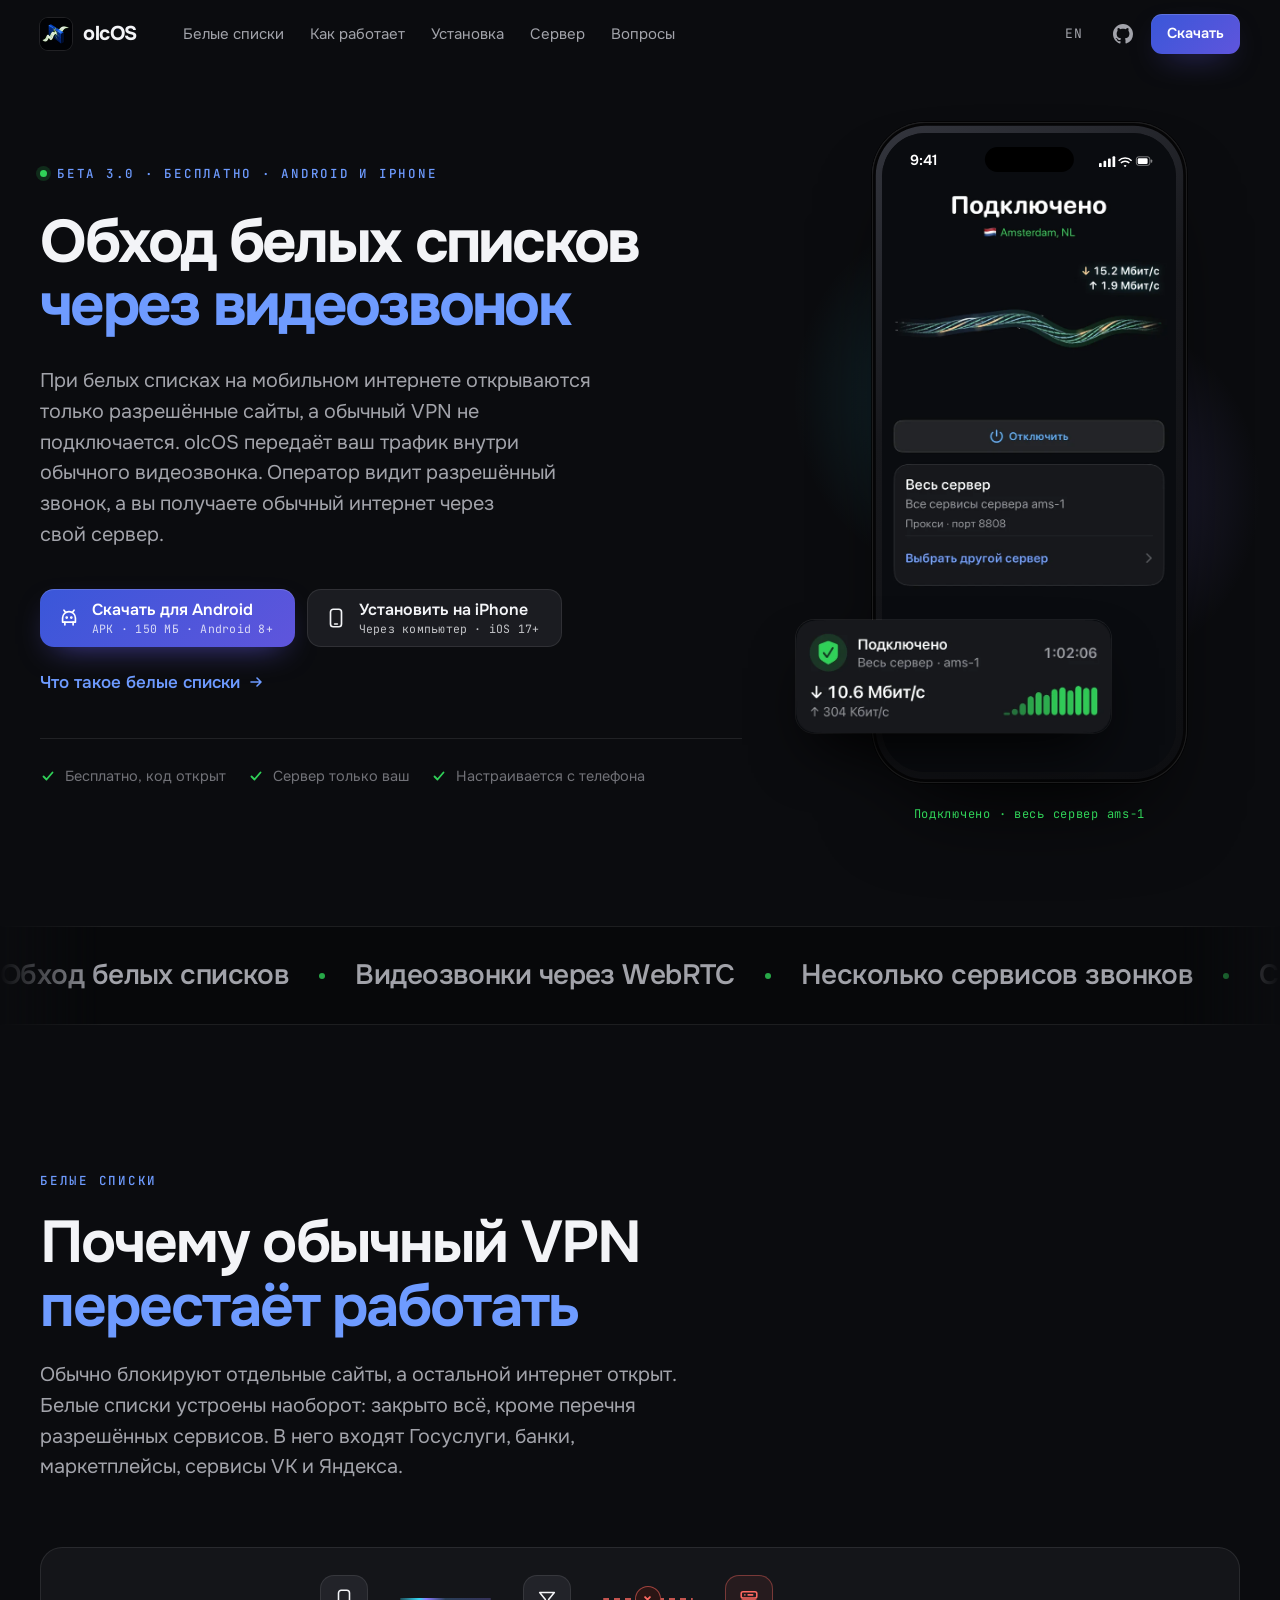
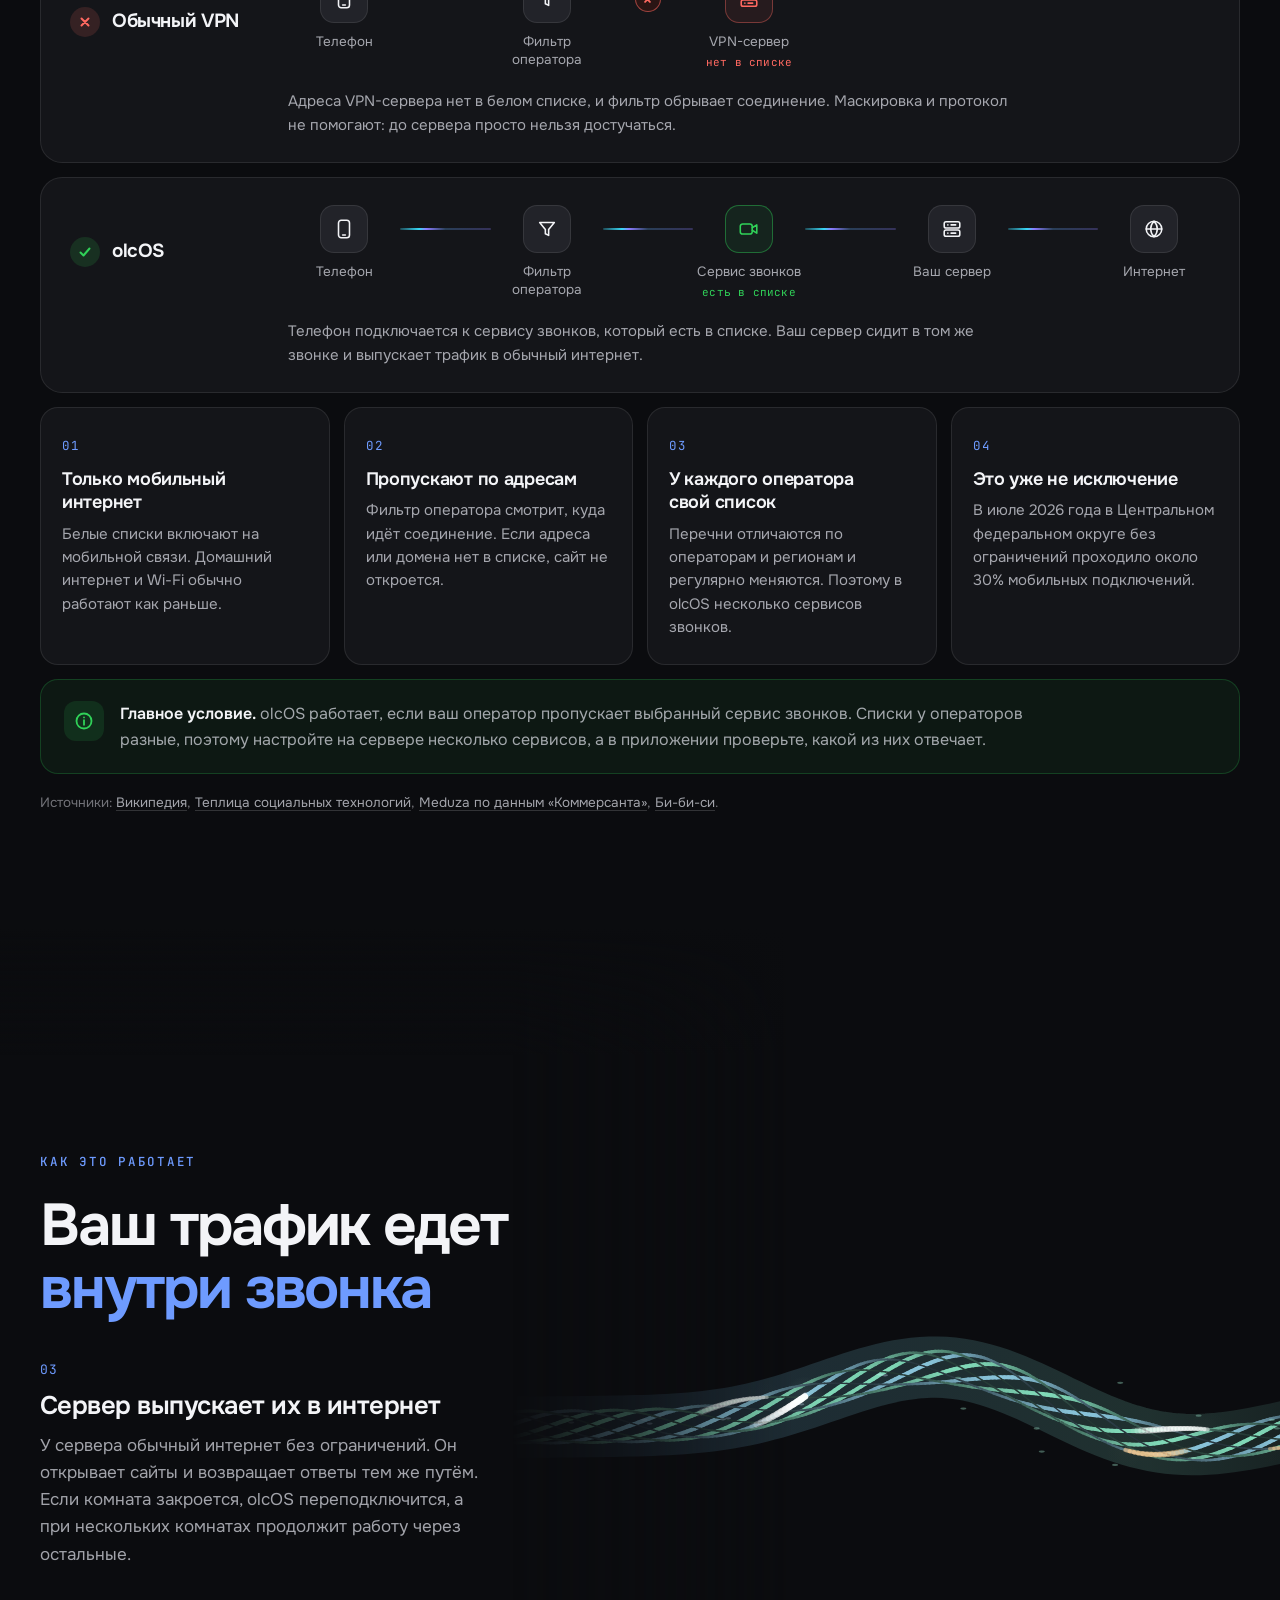
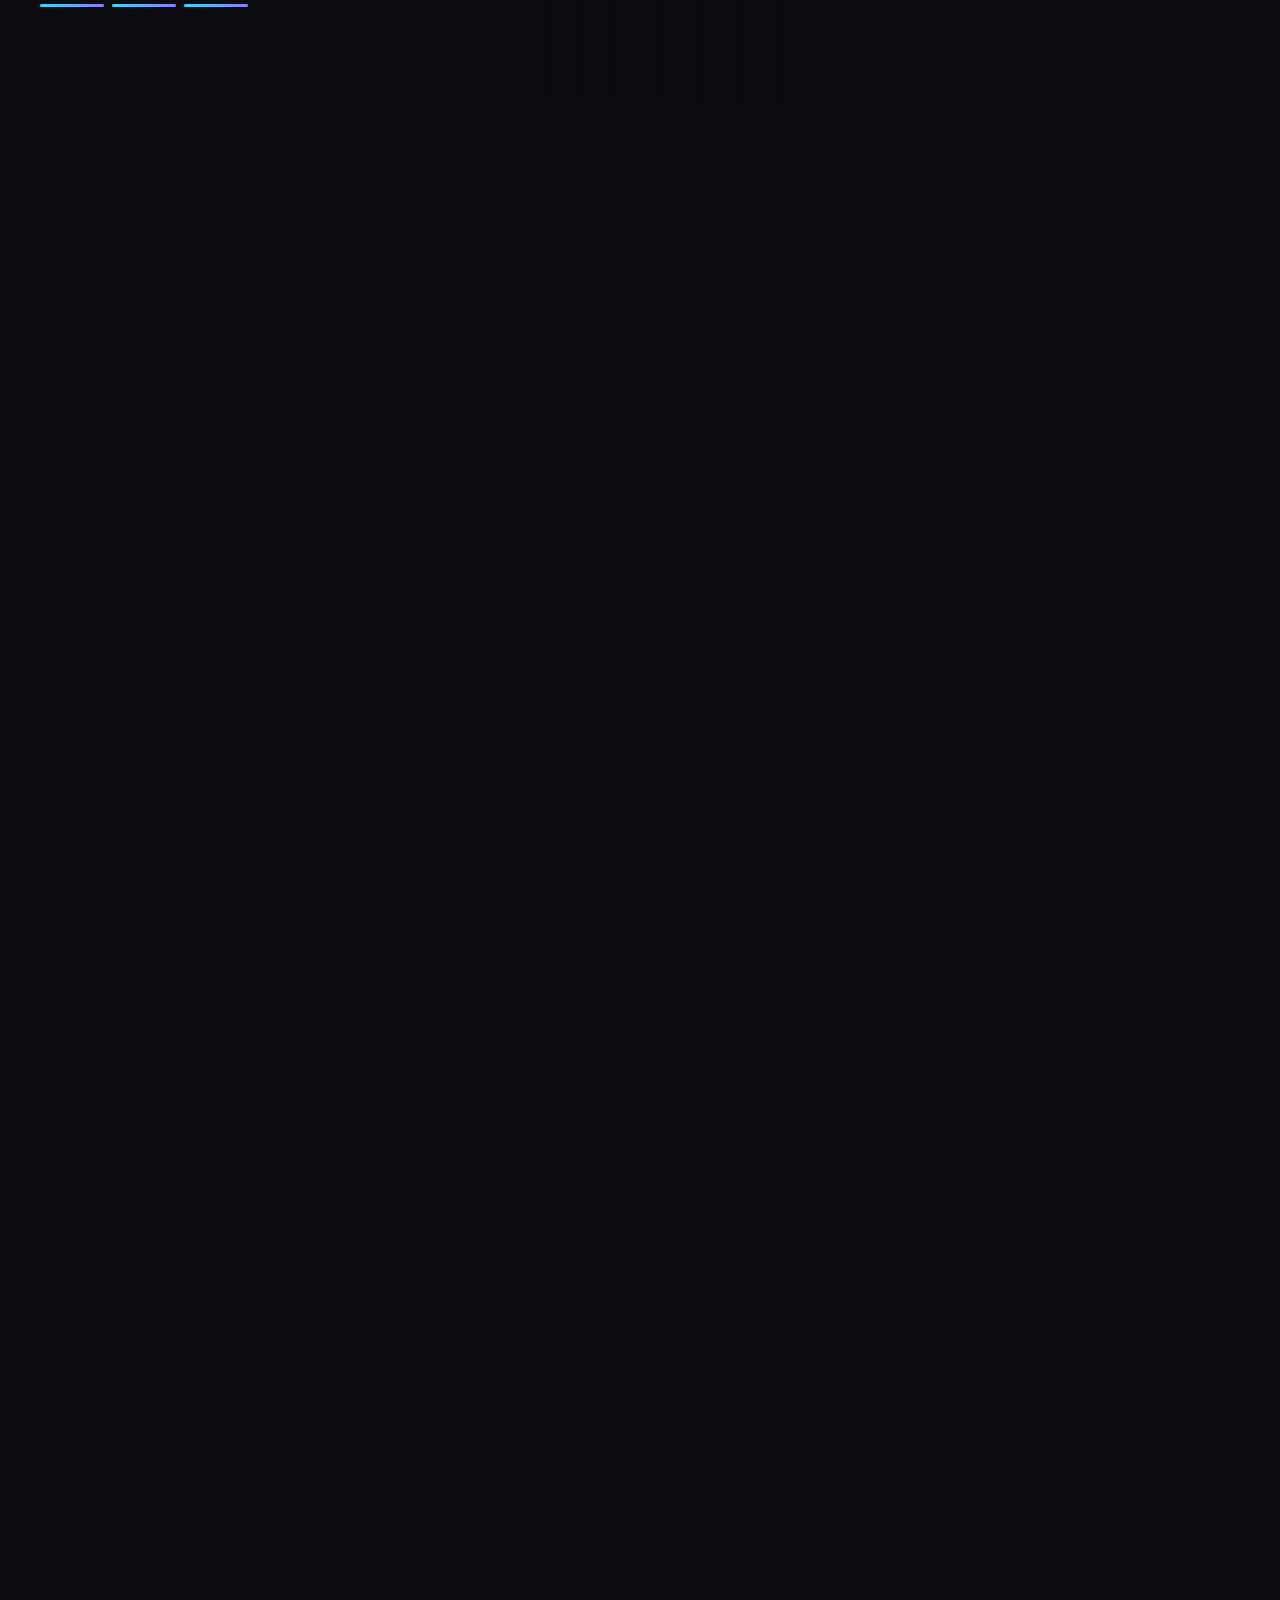
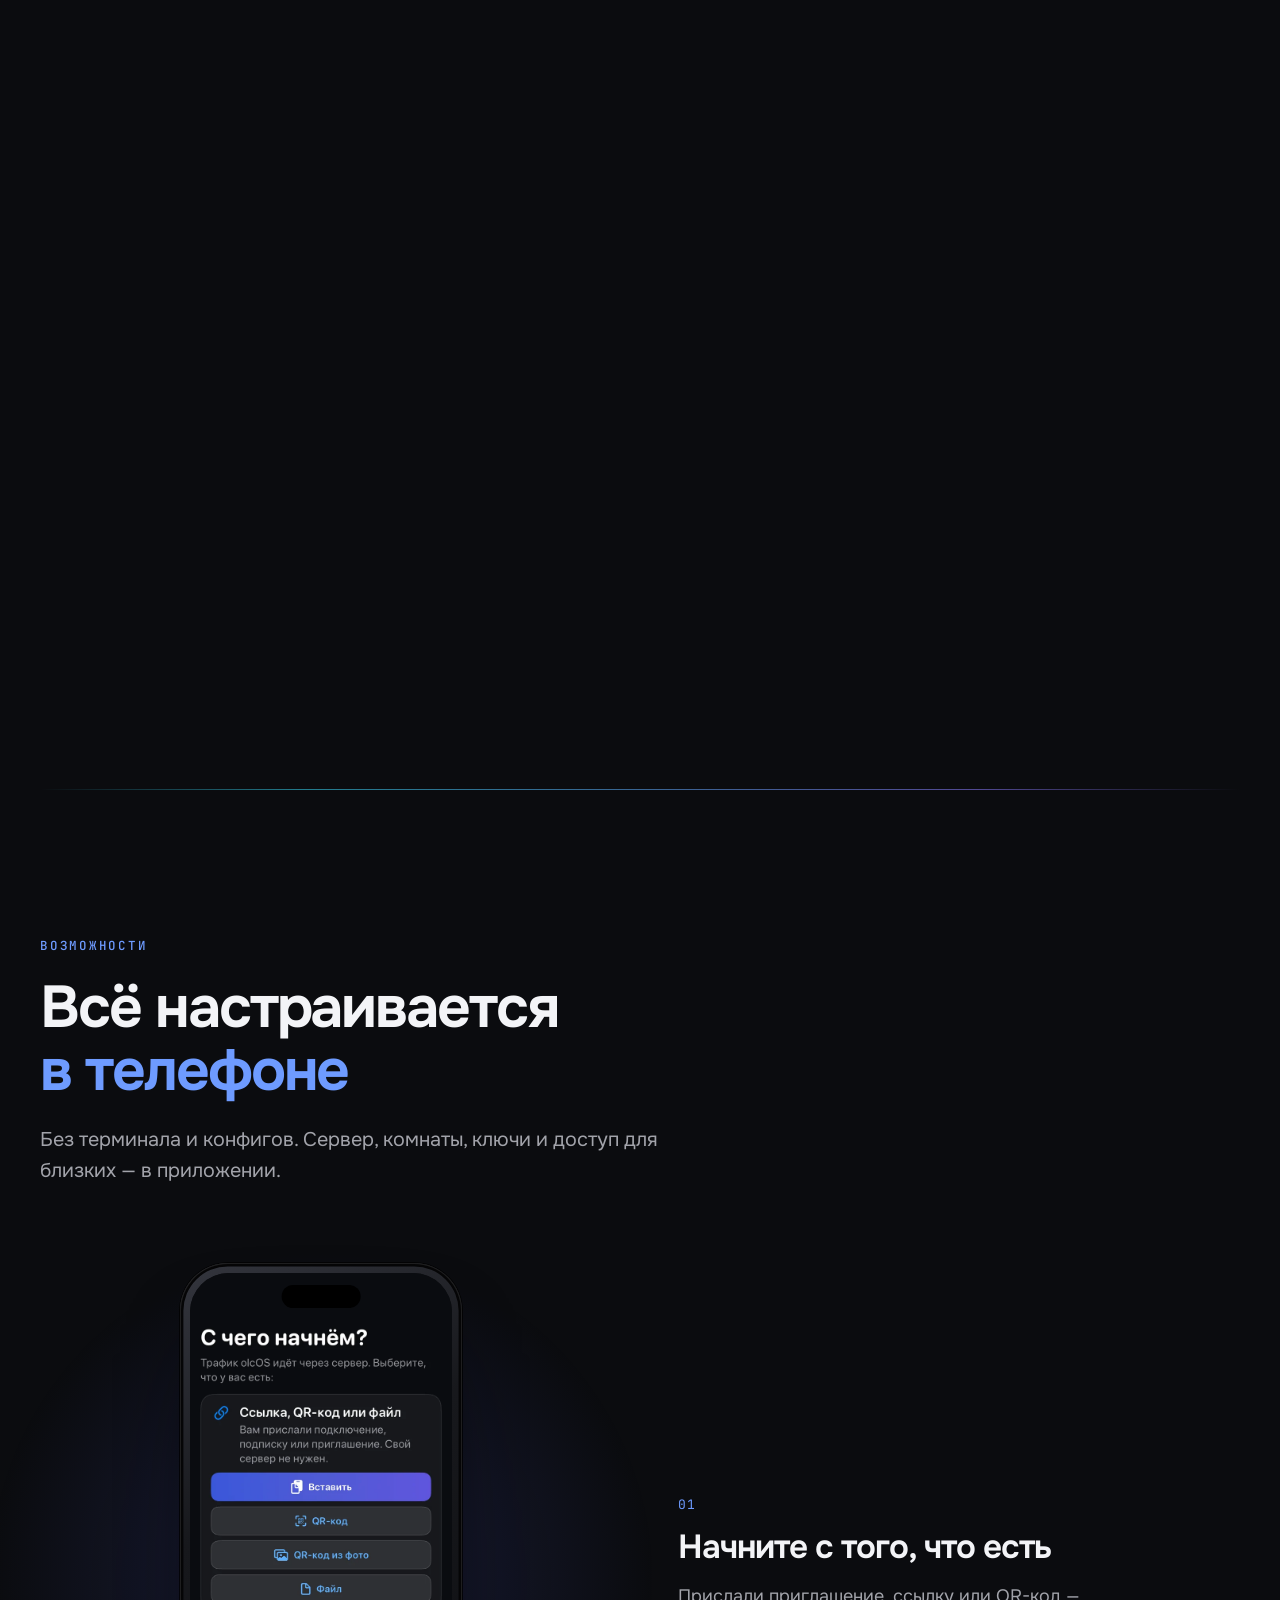
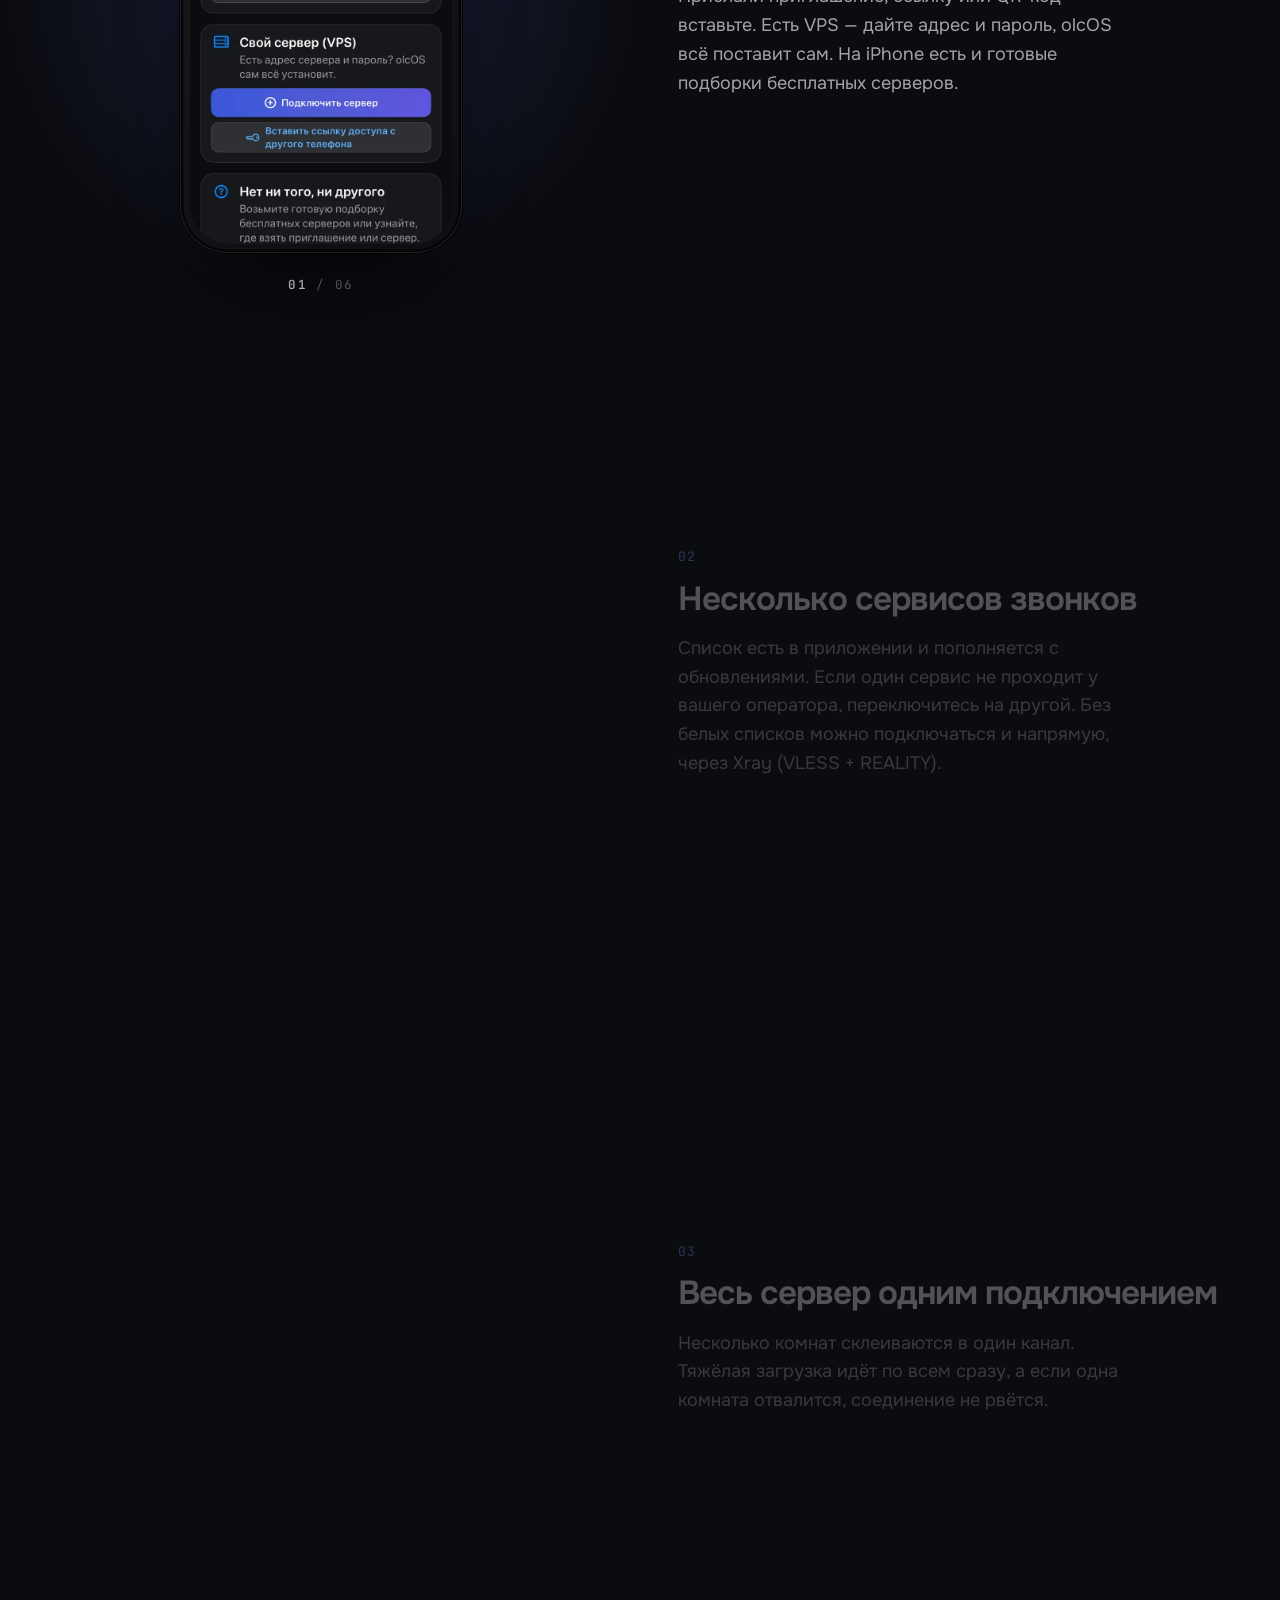
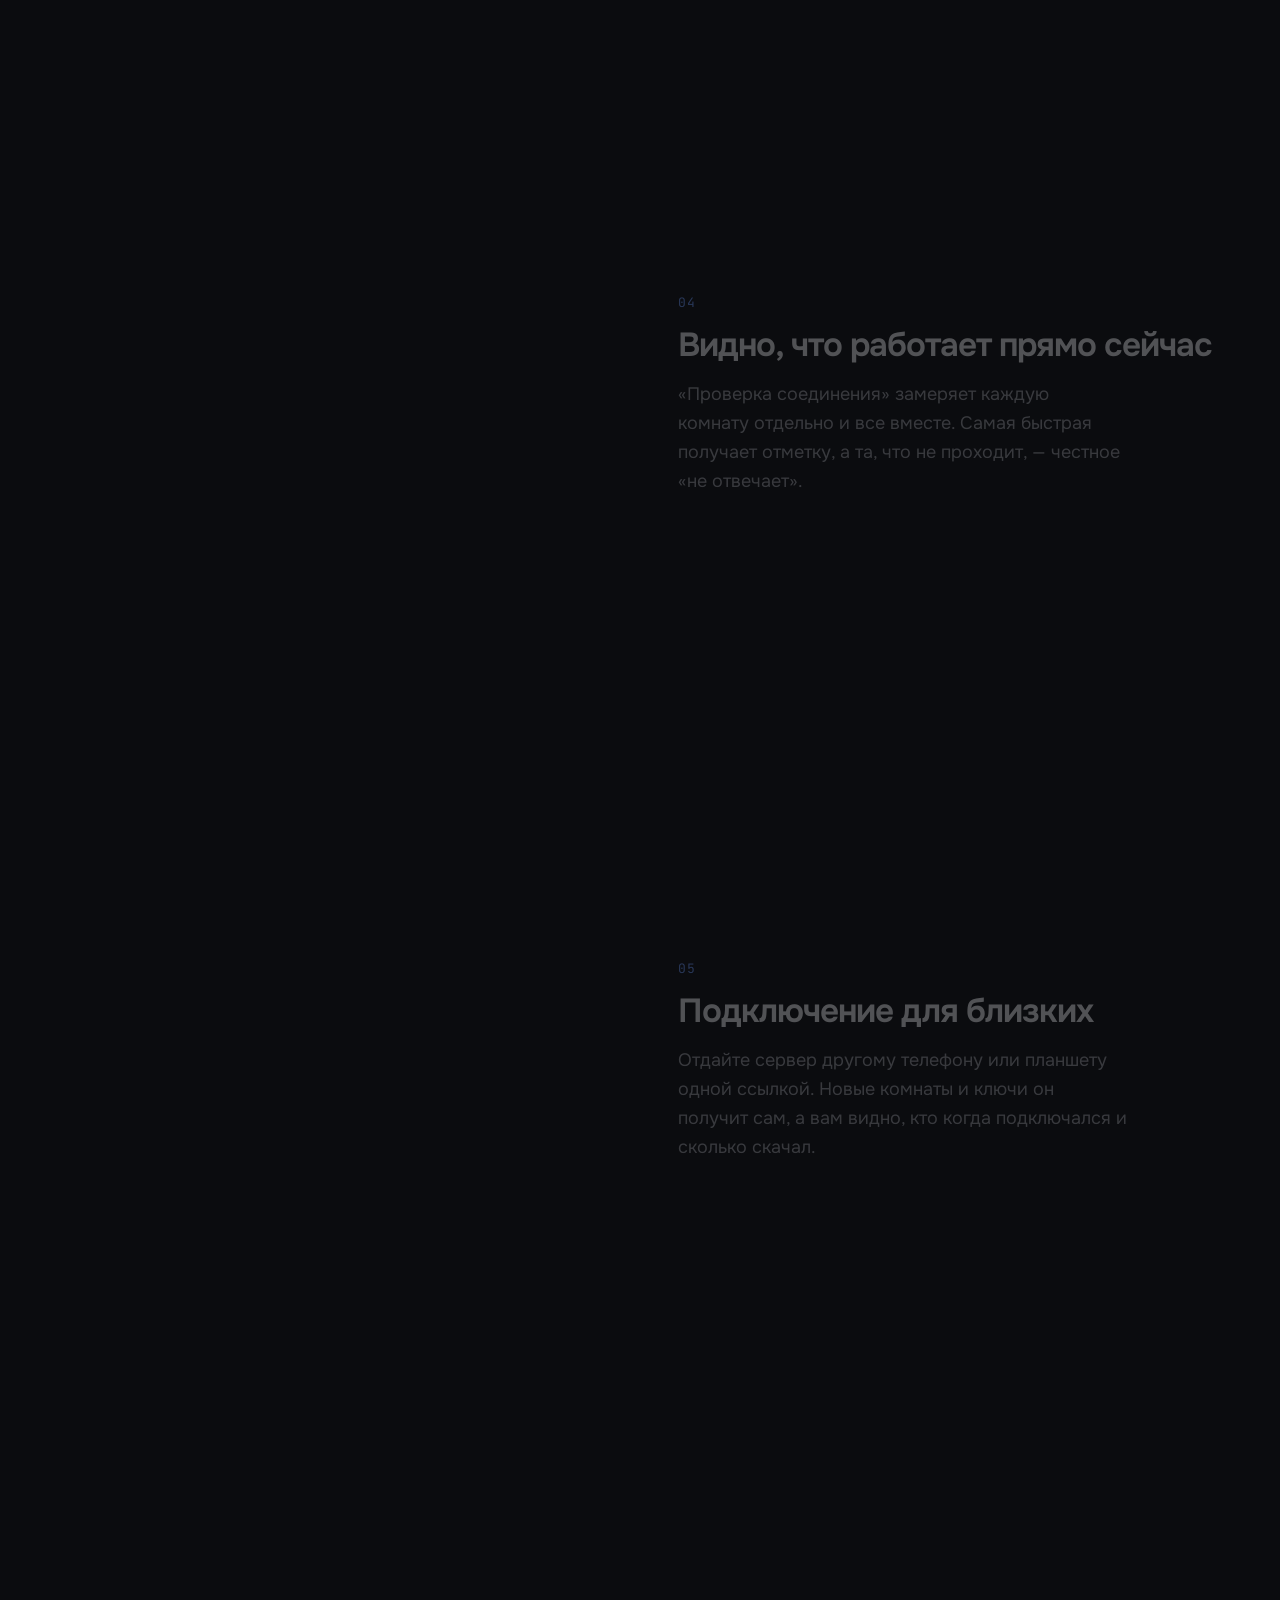
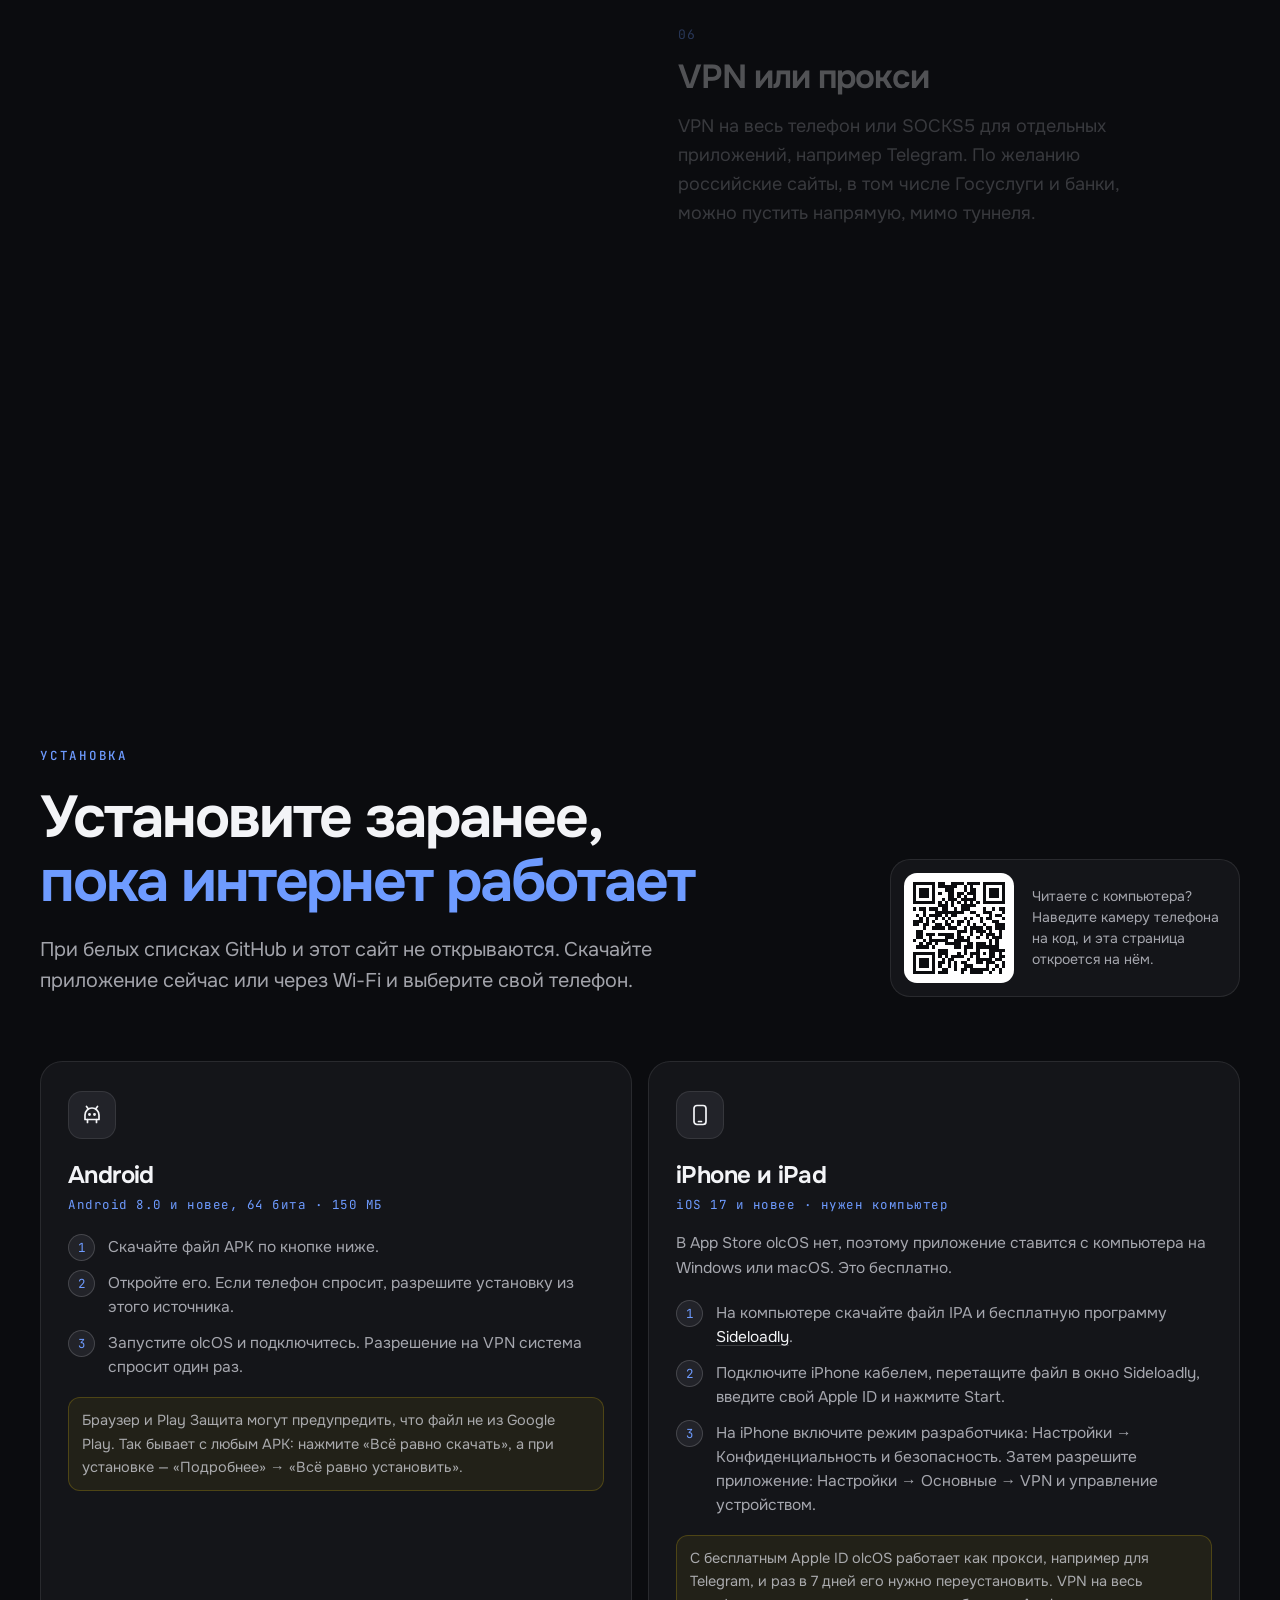
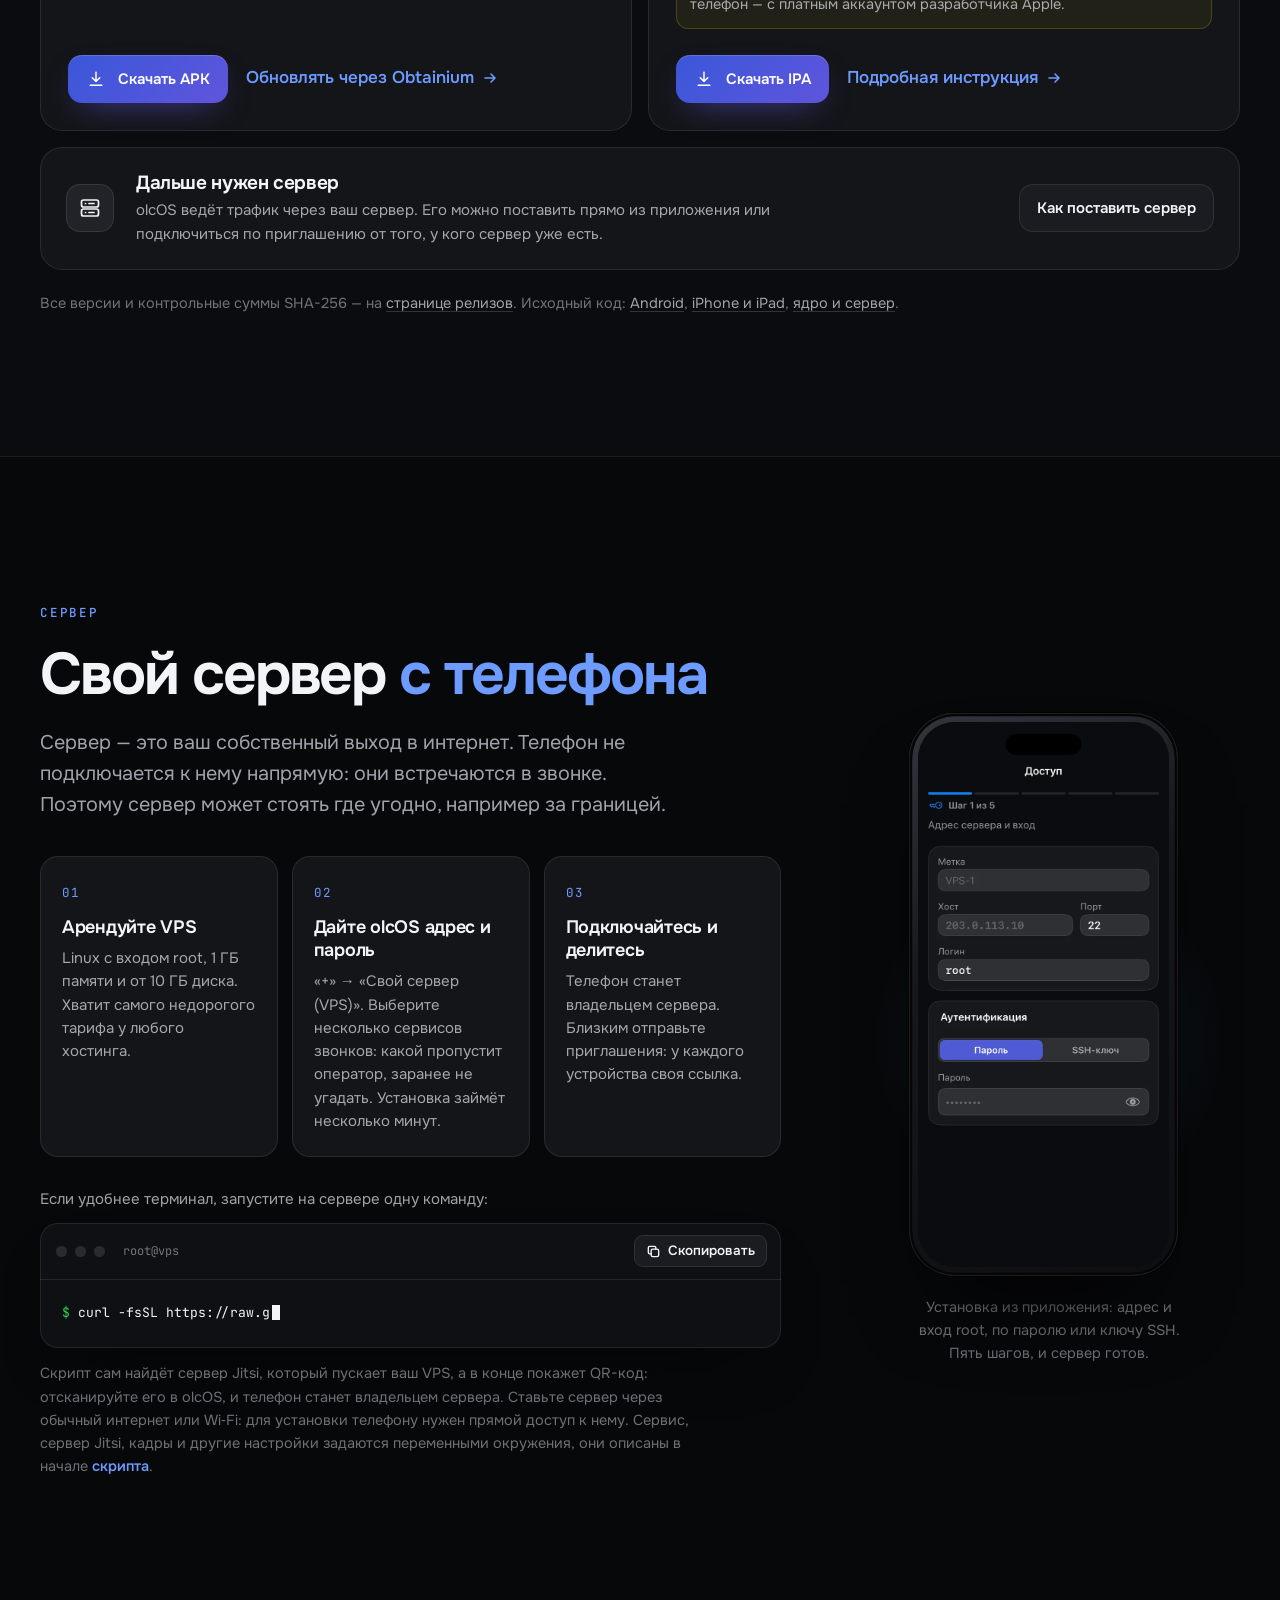
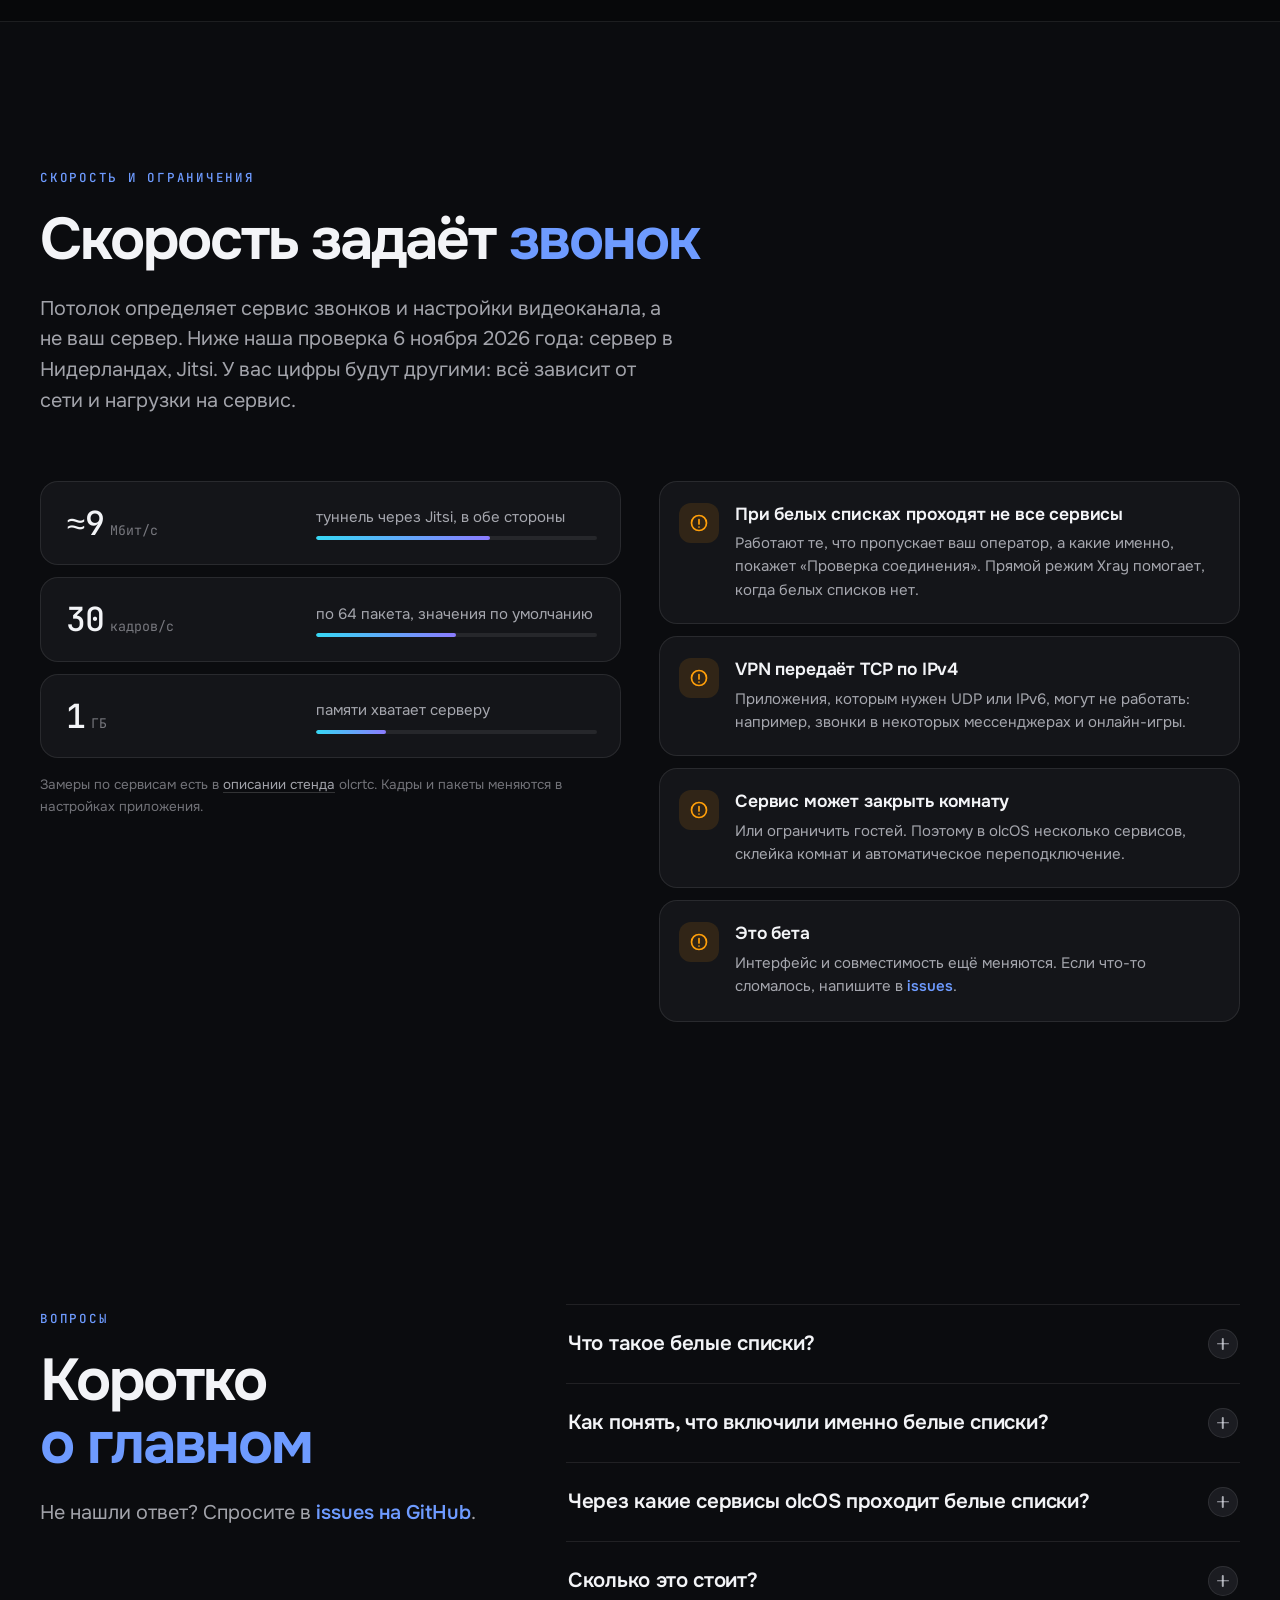
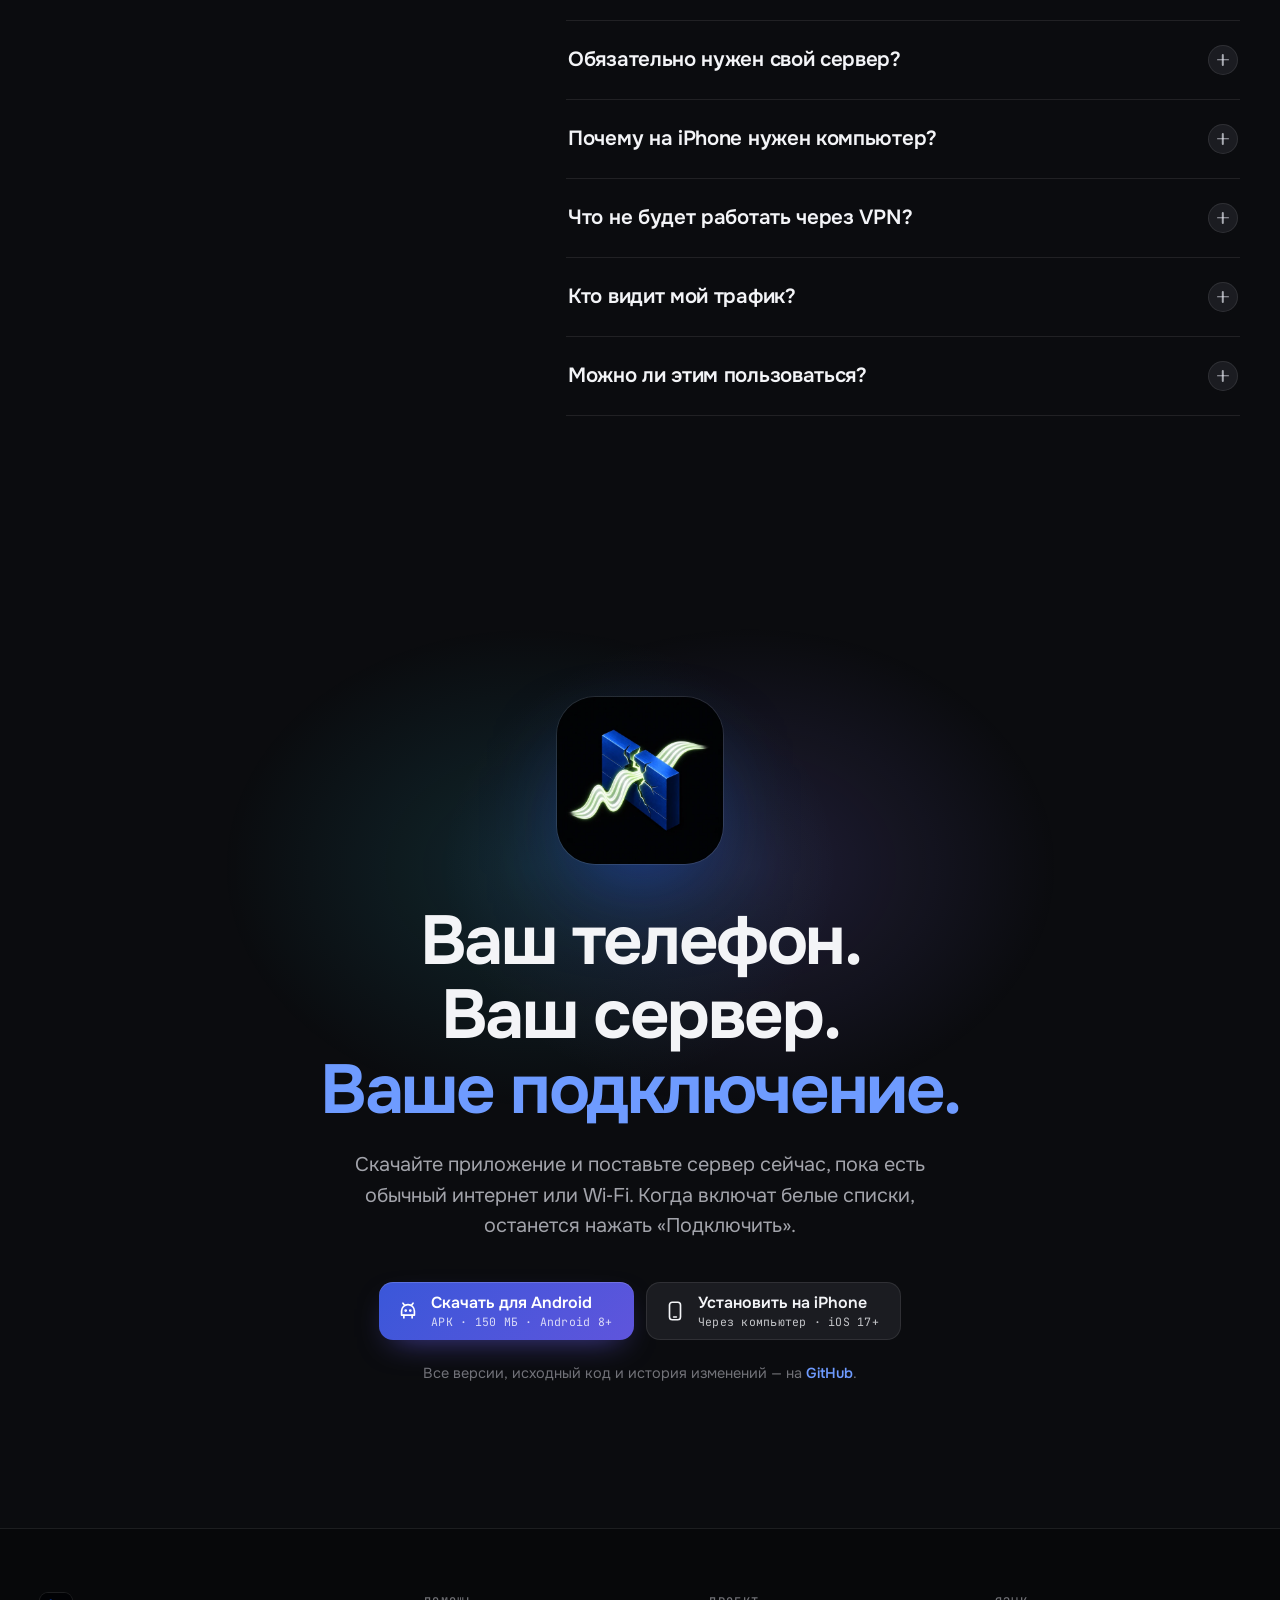
<file: index.html>
<!doctype html>
<html lang="ru">
<head>
  <meta charset="utf-8">
  <meta name="viewport" content="width=device-width, initial-scale=1, viewport-fit=cover">
  <title>olcOS — обход белых списков через видеозвонки | Android и iPhone</title>
  <meta name="description" content="Не работает VPN на мобильном интернете? При белых списках olcOS передаёт трафик внутри обычного видеозвонка через ваш собственный сервер. Бесплатно, для Android и iPhone.">
  <link rel="canonical" href="https://olcos.github.io/">
  <link rel="alternate" hreflang="ru" href="https://olcos.github.io/">
  <link rel="alternate" hreflang="en" href="https://olcos.github.io/en/">
  <link rel="alternate" hreflang="x-default" href="https://olcos.github.io/">
  <meta name="theme-color" content="#0b0c0f">
  <meta name="color-scheme" content="dark">
  <link rel="icon" href="favicon.ico" sizes="any">
  <link rel="icon" type="image/png" sizes="32x32" href="assets/favicon-32.png">
  <link rel="apple-touch-icon" href="apple-touch-icon.png">
  <link rel="manifest" href="site.webmanifest">
  <meta property="og:type" content="website">
  <meta property="og:site_name" content="olcOS">
  <meta property="og:locale" content="ru_RU">
  <meta property="og:locale:alternate" content="en_US">
  <meta property="og:title" content="olcOS — обход белых списков через видеозвонки">
  <meta property="og:description" content="Трафик идёт внутри обычного видеозвонка, а дальше через ваш сервер. Android и iPhone, бесплатно.">
  <meta property="og:url" content="https://olcos.github.io/">
  <meta property="og:image" content="https://olcos.github.io/assets/og-ru.png?v=2">
  <meta property="og:image:width" content="1200">
  <meta property="og:image:height" content="630">
  <meta property="og:image:alt" content="olcOS: обход белых списков через видеозвонок, приложение на iPhone в статусе «Подключено»">
  <meta name="twitter:card" content="summary_large_image">
  <meta name="twitter:title" content="olcOS — обход белых списков через видеозвонки">
  <meta name="twitter:description" content="Трафик идёт внутри обычного видеозвонка, а дальше через ваш сервер. Android и iPhone, бесплатно.">
  <meta name="twitter:image" content="https://olcos.github.io/assets/og-ru.png?v=2">
  <link rel="preload" href="assets/fonts/onest-cyr.woff2" as="font" type="font/woff2" crossorigin>
  <link rel="preload" href="assets/fonts/onest-lat.woff2" as="font" type="font/woff2" crossorigin>
  <link rel="stylesheet" href="assets/css/site.css">
  <script>document.documentElement.classList.add('js')</script>
  <script type="application/ld+json">
  {
    "@context": "https://schema.org",
    "@graph": [
      {
        "@type": "SoftwareApplication",
        "name": "olcOS",
        "applicationCategory": "UtilitiesApplication",
        "operatingSystem": "Android 8, iOS 17, iPadOS 17",
        "softwareVersion": "3.0.3-beta",
        "description": "Обход белых списков через видеозвонки: VPN и SOCKS5-прокси через собственный сервер внутри обычного видеозвонка (WebRTC).",
        "url": "https://olcos.github.io/",
        "downloadUrl": "https://github.com/olcOS/olcos/releases/latest",
        "image": "https://olcos.github.io/assets/icon-512.png",
        "screenshot": "https://olcos.github.io/assets/img/screens/whole-server-hero-connected.webp",
        "license": "https://opensource.org/licenses/MIT",
        "isAccessibleForFree": true,
        "offers": { "@type": "Offer", "price": "0", "priceCurrency": "RUB" },
        "author": { "@id": "https://olcos.github.io/#org" }
      },
      {
        "@type": "Organization",
        "@id": "https://olcos.github.io/#org",
        "name": "olcOS",
        "url": "https://olcos.github.io/",
        "logo": "https://olcos.github.io/assets/icon-512.png",
        "sameAs": ["https://github.com/olcOS"]
      }
    ]
  }
  </script>
</head>
<body>
<a class="skip" href="#main">К содержанию</a>

<header class="nav" id="nav">
  <div class="wrap">
    <a class="brand" href="./" aria-label="olcOS, на главную">
      <img src="assets/favicon-64.png" width="32" height="32" alt="">
      <span>olcOS</span>
    </a>
    <nav class="nav-links" aria-label="Разделы">
      <a href="#whitelists">Белые списки</a>
      <a href="#how">Как работает</a>
      <a href="#download">Установка</a>
      <a href="#server">Сервер</a>
      <a href="#faq">Вопросы</a>
    </nav>
    <div class="nav-end">
      <a class="lang" href="en/" hreflang="en" lang="en" aria-label="English version">EN</a>
      <a class="nav-icon" href="https://github.com/olcOS" aria-label="olcOS на GitHub">
        <svg viewBox="0 0 16 16" fill="currentColor" aria-hidden="true"><path d="M8 0C3.58 0 0 3.58 0 8c0 3.54 2.29 6.53 5.47 7.59.4.07.55-.17.55-.38 0-.19-.01-.82-.01-1.49-2.01.37-2.53-.49-2.69-.94-.09-.23-.48-.94-.82-1.13-.28-.15-.68-.52-.01-.53.63-.01 1.08.58 1.23.82.72 1.21 1.87.87 2.33.66.07-.52.28-.87.51-1.07-1.78-.2-3.64-.89-3.64-3.95 0-.87.31-1.59.82-2.15-.08-.2-.36-1.02.08-2.12 0 0 .67-.21 2.2.82.64-.18 1.32-.27 2-.27.68 0 1.36.09 2 .27 1.53-1.04 2.2-.82 2.2-.82.44 1.1.16 1.92.08 2.12.51.56.82 1.27.82 2.15 0 3.07-1.87 3.75-3.65 3.95.29.25.54.73.54 1.48 0 1.07-.01 1.93-.01 2.2 0 .21.15.46.55.38A8.013 8.013 0 0016 8c0-4.42-3.58-8-8-8z"/></svg>
      </a>
      <a class="btn btn-primary btn-sm" href="#download">Скачать</a>
    </div>
  </div>
</header>

<main id="main">

  <!-- Hero -->
  <section class="hero" aria-labelledby="hero-title">
    <div class="wrap hero-grid">
      <div class="hero-copy">
        <p class="eyebrow" data-reveal><span class="dot" aria-hidden="true"></span>Бета 3.0 · бесплатно · Android и iPhone</p>
        <h1 class="h1" id="hero-title" data-reveal style="--d:1">
          <span class="line">Обход белых списков</span>
          <span class="line"><em>через видеозвонок</em></span>
        </h1>
        <p class="lead" data-reveal style="--d:2">При белых списках на мобильном интернете открываются только разрешённые сайты, а обычный VPN не подключается. olcOS передаёт ваш трафик внутри обычного видеозвонка. Оператор видит разрешённый звонок, а вы получаете обычный интернет через свой сервер.</p>
        <div class="cta" data-reveal style="--d:3" data-cta>
          <a class="btn btn-primary" href="https://github.com/olcOS/olcos/releases/download/v3.0.3-beta/olcOS-3.0.3-beta-android.apk" data-platform="android" data-dl="android">
            <svg viewBox="0 0 24 24" fill="none" stroke="currentColor" stroke-width="1.8" stroke-linecap="round" stroke-linejoin="round" aria-hidden="true"><path d="M5 16.5V12a7 7 0 0 1 14 0v4.5z"/><path d="M8 5.5 6.5 3.5M16 5.5l1.5-2"/><circle cx="9.5" cy="11.5" r=".6" fill="currentColor"/><circle cx="14.5" cy="11.5" r=".6" fill="currentColor"/><path d="M7.5 16.5v3M16.5 16.5v3"/></svg>
            <span class="t">Скачать для Android<small>APK · <span data-dl-size="android">150 МБ</span> · Android 8+</small></span>
          </a>
          <a class="btn btn-secondary" href="#iphone" data-platform="ios">
            <svg viewBox="0 0 24 24" fill="none" stroke="currentColor" stroke-width="1.8" stroke-linecap="round" stroke-linejoin="round" aria-hidden="true"><rect x="6" y="2.5" width="12" height="19" rx="3"/><path d="M10.5 18.5h3"/></svg>
            <span class="t">Установить на iPhone<small>Через компьютер · iOS 17+</small></span>
          </a>
        </div>
        <p class="hero-more" data-reveal style="--d:4">
          <a class="link" href="#whitelists">Что такое белые списки <svg viewBox="0 0 16 16" fill="none" stroke="currentColor" stroke-width="1.6" stroke-linecap="round" stroke-linejoin="round" aria-hidden="true"><path d="M3 8h10M9 4l4 4-4 4"/></svg></a>
        </p>
        <ul class="facts" data-reveal style="--d:5">
          <li><svg viewBox="0 0 16 16" fill="none" stroke="currentColor" stroke-width="1.8" stroke-linecap="round" stroke-linejoin="round" aria-hidden="true"><path d="m3.5 8.5 3 3 6-7"/></svg>Бесплатно, код открыт</li>
          <li><svg viewBox="0 0 16 16" fill="none" stroke="currentColor" stroke-width="1.8" stroke-linecap="round" stroke-linejoin="round" aria-hidden="true"><path d="m3.5 8.5 3 3 6-7"/></svg>Сервер только ваш</li>
          <li><svg viewBox="0 0 16 16" fill="none" stroke="currentColor" stroke-width="1.8" stroke-linecap="round" stroke-linejoin="round" aria-hidden="true"><path d="m3.5 8.5 3 3 6-7"/></svg>Настраивается с телефона</li>
        </ul>
      </div>

      <div class="device" id="hero-device" data-reveal style="--d:2">
        <div class="glow" aria-hidden="true"></div>
        <div class="phone">
          <div class="screen">
            <img class="shot is-active" data-state="off" src="assets/img/screens/hero-idle.webp" width="660" height="1435" alt="Главный экран olcOS: «Отключено», каменная стена, кнопка «Подключить»">
            <img class="shot" data-state="on" src="assets/img/screens/whole-server-hero-connected.webp" width="660" height="1435" alt="Главный экран olcOS: «Подключено», Амстердам, сигнал проходит, подключение «Весь сервер»" loading="eager">
            <div class="sbar" aria-hidden="true">
              <span>9:41</span>
              <svg viewBox="0 0 60 14" fill="#fff"><rect x="0" y="9" width="3" height="5" rx="1"/><rect x="5" y="6.5" width="3" height="7.5" rx="1"/><rect x="10" y="4" width="3" height="10" rx="1"/><rect x="15" y="1.5" width="3" height="12.5" rx="1"/><path d="M29 4.2a9.4 9.4 0 0 1 6.6 2.7l1.2-1.2a11.1 11.1 0 0 0-15.6 0l1.2 1.2A9.4 9.4 0 0 1 29 4.2zm0 3.5a5.9 5.9 0 0 1 4.1 1.7l1.2-1.2a7.6 7.6 0 0 0-10.6 0l1.2 1.2A5.9 5.9 0 0 1 29 7.7zm0 3.5a2.4 2.4 0 0 1 1.6.7L29 13.5l-1.6-1.6a2.4 2.4 0 0 1 1.6-.7z"/><rect x="41.5" y="2" width="15" height="9.5" rx="2.6" fill="none" stroke="#fff" stroke-opacity=".5"/><rect x="43" y="3.5" width="11" height="6.5" rx="1.4"/><rect x="57.5" y="5" width="1.6" height="3.5" rx=".8" fill-opacity=".5"/></svg>
            </div>
            <div class="island" aria-hidden="true"></div>
            <button class="tap" type="button" data-toggle aria-pressed="false" aria-label="Показать подключение"></button>
          </div>
        </div>
        <img class="la" src="assets/img/live-activity.webp" width="680" height="243" alt="Live Activity на экране блокировки: «Подключено, весь сервер ams-1, 10.6 Мбит/с»">
        <p class="device-note" aria-live="polite"><span class="st-off">Нажмите <b>«Подключить»</b> на экране</span><span class="st-on">Подключено · весь сервер ams-1</span></p>
      </div>
    </div>
  </section>

  <!-- Services -->
  <div class="marquee" aria-label="Возможности olcOS">
    <div class="marquee-track">
      <ul>
        <li>Обход белых списков</li><li>Видеозвонки через WebRTC</li><li>Несколько сервисов звонков</li><li>Свой сервер</li><li>VPN на весь телефон</li><li>SOCKS5-прокси</li><li>Xray: VLESS + REALITY</li><li>Открытый код</li>
      </ul>
      <ul aria-hidden="true">
        <li>Обход белых списков</li><li>Видеозвонки через WebRTC</li><li>Несколько сервисов звонков</li><li>Свой сервер</li><li>VPN на весь телефон</li><li>SOCKS5-прокси</li><li>Xray: VLESS + REALITY</li><li>Открытый код</li>
      </ul>
    </div>
  </div>

  <!-- Whitelists -->
  <section class="section wl" id="whitelists" aria-labelledby="wl-title">
    <div class="wrap">
      <header class="sec-head">
        <p class="eyebrow" data-reveal>Белые списки</p>
        <h2 class="h2" id="wl-title" data-reveal style="--d:1">Почему обычный VPN <em>перестаёт работать</em></h2>
        <p class="lead" data-reveal style="--d:2">Обычно блокируют отдельные сайты, а остальной интернет открыт. Белые списки устроены наоборот: закрыто всё, кроме перечня разрешённых сервисов. В него входят Госуслуги, банки, маркетплейсы, сервисы VK и Яндекса.</p>
      </header>

      <div class="wl-diagram" data-reveal style="--d:2">
        <figure class="wl-row is-bad">
          <figcaption class="wl-label"><span class="wl-badge" aria-hidden="true"><svg viewBox="0 0 16 16" fill="none" stroke="currentColor" stroke-width="2" stroke-linecap="round"><path d="m4.5 4.5 7 7M11.5 4.5l-7 7"/></svg></span>Обычный VPN</figcaption>
          <div class="wl-path" aria-hidden="true">
            <span class="wl-node"><span class="wl-ico"><svg viewBox="0 0 24 24" fill="none" stroke="currentColor" stroke-width="1.7" stroke-linecap="round" stroke-linejoin="round"><rect x="6" y="2.5" width="12" height="19" rx="3"/><path d="M10.5 18.5h3"/></svg></span><span class="wl-name">Телефон</span></span>
            <span class="wl-link is-pass"></span>
            <span class="wl-node"><span class="wl-ico"><svg viewBox="0 0 24 24" fill="none" stroke="currentColor" stroke-width="1.7" stroke-linecap="round" stroke-linejoin="round"><path d="M4 5h16l-6.2 7.6V19l-3.6-1.8v-4.6z"/></svg></span><span class="wl-name">Фильтр оператора</span></span>
            <span class="wl-link is-cut"><i><svg viewBox="0 0 16 16" fill="none" stroke="currentColor" stroke-width="2.2" stroke-linecap="round"><path d="m5 5 6 6M11 5l-6 6"/></svg></i></span>
            <span class="wl-node is-dead"><span class="wl-ico"><svg viewBox="0 0 24 24" fill="none" stroke="currentColor" stroke-width="1.7" stroke-linecap="round" stroke-linejoin="round"><rect x="3.5" y="4" width="17" height="7" rx="2"/><rect x="3.5" y="13" width="17" height="7" rx="2"/><path d="M7.5 7.5h.01M7.5 16.5h.01M11 7.5h5M11 16.5h5"/></svg></span><span class="wl-name">VPN-сервер<small>нет в списке</small></span></span>
          </div>
          <p class="wl-cap">Адреса VPN-сервера нет в белом списке, и фильтр обрывает соединение. Маскировка и протокол не помогают: до сервера просто нельзя достучаться.</p>
        </figure>

        <figure class="wl-row is-good">
          <figcaption class="wl-label"><span class="wl-badge" aria-hidden="true"><svg viewBox="0 0 16 16" fill="none" stroke="currentColor" stroke-width="2" stroke-linecap="round" stroke-linejoin="round"><path d="m3.5 8.5 3 3 6-7"/></svg></span>olcOS</figcaption>
          <div class="wl-path" aria-hidden="true">
            <span class="wl-node"><span class="wl-ico"><svg viewBox="0 0 24 24" fill="none" stroke="currentColor" stroke-width="1.7" stroke-linecap="round" stroke-linejoin="round"><rect x="6" y="2.5" width="12" height="19" rx="3"/><path d="M10.5 18.5h3"/></svg></span><span class="wl-name">Телефон</span></span>
            <span class="wl-link is-pass"></span>
            <span class="wl-node"><span class="wl-ico"><svg viewBox="0 0 24 24" fill="none" stroke="currentColor" stroke-width="1.7" stroke-linecap="round" stroke-linejoin="round"><path d="M4 5h16l-6.2 7.6V19l-3.6-1.8v-4.6z"/></svg></span><span class="wl-name">Фильтр оператора</span></span>
            <span class="wl-link is-pass"></span>
            <span class="wl-node is-allowed"><span class="wl-ico"><svg viewBox="0 0 24 24" fill="none" stroke="currentColor" stroke-width="1.7" stroke-linecap="round" stroke-linejoin="round"><rect x="2.5" y="6.5" width="13" height="11" rx="2.6"/><path d="m15.5 10.6 5-3.1v9l-5-3.1"/></svg></span><span class="wl-name">Сервис звонков<small>есть в списке</small></span></span>
            <span class="wl-link is-pass"></span>
            <span class="wl-node"><span class="wl-ico"><svg viewBox="0 0 24 24" fill="none" stroke="currentColor" stroke-width="1.7" stroke-linecap="round" stroke-linejoin="round"><rect x="3.5" y="4" width="17" height="7" rx="2"/><rect x="3.5" y="13" width="17" height="7" rx="2"/><path d="M7.5 7.5h.01M7.5 16.5h.01M11 7.5h5M11 16.5h5"/></svg></span><span class="wl-name">Ваш сервер</span></span>
            <span class="wl-link is-pass"></span>
            <span class="wl-node"><span class="wl-ico"><svg viewBox="0 0 24 24" fill="none" stroke="currentColor" stroke-width="1.7" stroke-linecap="round" stroke-linejoin="round"><circle cx="12" cy="12" r="8.5"/><path d="M3.5 12h17M12 3.5c2.4 2.4 3.6 5.2 3.6 8.5s-1.2 6.1-3.6 8.5c-2.4-2.4-3.6-5.2-3.6-8.5s1.2-6.1 3.6-8.5z"/></svg></span><span class="wl-name">Интернет</span></span>
          </div>
          <p class="wl-cap">Телефон подключается к сервису звонков, который есть в списке. Ваш сервер сидит в том же звонке и выпускает трафик в обычный интернет.</p>
        </figure>
      </div>

      <ul class="wl-facts">
        <li class="wl-fact" data-reveal style="--d:1">
          <span class="num">01</span>
          <h3>Только мобильный интернет</h3>
          <p>Белые списки включают на мобильной связи. Домашний интернет и Wi-Fi обычно работают как раньше.</p>
        </li>
        <li class="wl-fact" data-reveal style="--d:2">
          <span class="num">02</span>
          <h3>Пропускают по адресам</h3>
          <p>Фильтр оператора смотрит, куда идёт соединение. Если адреса или домена нет в списке, сайт не откроется.</p>
        </li>
        <li class="wl-fact" data-reveal style="--d:3">
          <span class="num">03</span>
          <h3>У каждого оператора свой список</h3>
          <p>Перечни отличаются по операторам и регионам и регулярно меняются. Поэтому в olcOS несколько сервисов звонков.</p>
        </li>
        <li class="wl-fact" data-reveal style="--d:4">
          <span class="num">04</span>
          <h3>Это уже не исключение</h3>
          <p>В июле 2026 года в Центральном федеральном округе без ограничений проходило около 30% мобильных подключений.</p>
        </li>
      </ul>

      <div class="wl-note" data-reveal>
        <span class="ico" aria-hidden="true"><svg viewBox="0 0 20 20" fill="none" stroke="currentColor" stroke-width="1.8" stroke-linecap="round" stroke-linejoin="round"><circle cx="10" cy="10" r="7.5"/><path d="M10 9.2v4.6M10 6.4h.01"/></svg></span>
        <p><b>Главное условие.</b> olcOS работает, если ваш оператор пропускает выбранный сервис звонков. Списки у операторов разные, поэтому настройте на сервере несколько сервисов, а в приложении проверьте, какой из них отвечает.</p>
      </div>

      <p class="src-note" data-reveal>Источники: <a href="https://ru.wikipedia.org/wiki/%C2%AB%D0%91%D0%B5%D0%BB%D1%8B%D0%B5_%D1%81%D0%BF%D0%B8%D1%81%D0%BA%D0%B8%C2%BB_%D1%81%D0%B0%D0%B9%D1%82%D0%BE%D0%B2_%D0%B2_%D0%A0%D0%BE%D1%81%D1%81%D0%B8%D0%B8">Википедия</a>, <a href="https://te-st.org/2026/10/27/allowagain/">Теплица социальных технологий</a>, <a href="https://meduza.io/en/news/2026/08/05/kommersant-only-one-third-of-mobile-internet-traffic-in-central-russia-was-unrestricted-nearly-90-in-border-regions-went-through-whitelists">Meduza по данным «Коммерсанта»</a>, <a href="https://www.bbc.com/russian/articles/cz7pn25391po">Би-би-си</a>.</p>
    </div>
  </section>

  <!-- How it works: pinned scene -->
  <section class="how" id="how" aria-labelledby="how-title">
    <div class="how-track" data-how>
      <div class="how-sticky">
        <canvas class="how-canvas" aria-hidden="true"></canvas>
        <div class="wrap how-copy">
          <p class="eyebrow">Как это работает</p>
          <h2 class="h2" id="how-title">Ваш трафик едет <em>внутри звонка</em></h2>
          <ol class="how-steps">
            <li class="how-step is-active">
              <span class="num">01</span>
              <h3>Телефон звонит в разрешённый сервис</h3>
              <p>olcOS заходит в видеозвонок как обычный участник. Для оператора это звонок в сервис из белого списка.</p>
            </li>
            <li class="how-step">
              <span class="num">02</span>
              <h3>Данные идут внутри звонка</h3>
              <p>Трафик шифруется и упаковывается в видеопоток или канал данных звонка. Ваш сервер сидит в той же комнате.</p>
            </li>
            <li class="how-step">
              <span class="num">03</span>
              <h3>Сервер выпускает их в интернет</h3>
              <p>У сервера обычный интернет без ограничений. Он открывает сайты и возвращает ответы тем же путём. Если комната закроется, olcOS переподключится, а при нескольких комнатах продолжит работу через остальные.</p>
            </li>
          </ol>
          <div class="how-progress" aria-hidden="true"><span><i></i></span><span><i></i></span><span><i></i></span></div>
        </div>
      </div>
    </div>
  </section>

  <div class="rule" aria-hidden="true"></div>

  <!-- Features: sticky phone -->
  <section class="section features" id="features" aria-labelledby="features-title">
    <div class="wrap">
      <header class="sec-head">
        <p class="eyebrow" data-reveal>Возможности</p>
        <h2 class="h2" id="features-title" data-reveal style="--d:1">Всё настраивается <em>в телефоне</em></h2>
        <p class="lead" data-reveal style="--d:2">Без терминала и конфигов. Сервер, комнаты, ключи и доступ для близких — в приложении.</p>
      </header>

      <div class="feat" data-feat>
        <div class="feat-stage" aria-hidden="true">
          <div class="feat-sticky">
            <div class="glow"></div>
            <div class="phone">
              <div class="screen">
                <img class="shot is-active" src="assets/img/screens/welcome.webp" width="660" height="1435" alt="" loading="lazy">
                <img class="shot" src="assets/img/screens/wizard-3-protocols.webp" width="660" height="1435" alt="" loading="lazy">
                <img class="shot" src="assets/img/screens/whole-server-card.webp" width="660" height="1435" alt="" loading="lazy">
                <img class="shot" src="assets/img/screens/diagnostics-protocols.webp" width="660" height="1435" alt="" loading="lazy">
                <img class="shot" src="assets/img/screens/devices-usage.webp" width="660" height="1435" alt="" loading="lazy">
                <img class="shot" src="assets/img/screens/settings.webp" width="660" height="1435" alt="" loading="lazy">
                <div class="island"></div>
              </div>
            </div>
            <p class="feat-count"><b data-feat-now>01</b> / 06</p>
          </div>
        </div>

        <ol class="feat-list">
          <li class="feat-item is-active">
            <figure class="feat-shot-m phone"><div class="screen"><img src="assets/img/screens/welcome.webp" width="660" height="1435" alt="Экран «С чего начнём?»: ссылка, свой сервер или готовая подборка" loading="lazy"></div></figure>
            <span class="num">01</span>
            <h3>Начните с того, что есть</h3>
            <p>Прислали приглашение, ссылку или QR-код — вставьте. Есть VPS — дайте адрес и пароль, olcOS всё поставит сам. На iPhone есть и готовые подборки бесплатных серверов.</p>
          </li>
          <li class="feat-item">
            <figure class="feat-shot-m phone"><div class="screen"><img src="assets/img/screens/wizard-3-protocols.webp" width="660" height="1435" alt="Выбор сервисов: Яндекс Телемост, VK Звонки и другие" loading="lazy"></div></figure>
            <span class="num">02</span>
            <h3>Несколько сервисов звонков</h3>
            <p>Список есть в приложении и пополняется с обновлениями. Если один сервис не проходит у вашего оператора, переключитесь на другой. Без белых списков можно подключаться и напрямую, через Xray (VLESS + REALITY).</p>
          </li>
          <li class="feat-item">
            <figure class="feat-shot-m phone"><div class="screen"><img src="assets/img/screens/whole-server-card.webp" width="660" height="1435" alt="Карточка сервера: «Весь сервер», комнаты и их состояние" loading="lazy"></div></figure>
            <span class="num">03</span>
            <h3>Весь сервер одним подключением</h3>
            <p>Несколько комнат склеиваются в один канал. Тяжёлая загрузка идёт по всем сразу, а если одна комната отвалится, соединение не рвётся.</p>
          </li>
          <li class="feat-item">
            <figure class="feat-shot-m phone"><div class="screen"><img src="assets/img/screens/diagnostics-protocols.webp" width="660" height="1435" alt="Скорость каждой комнаты: Jitsi, SaluteJazz, Яндекс Телемост" loading="lazy"></div></figure>
            <span class="num">04</span>
            <h3>Видно, что работает прямо сейчас</h3>
            <p>«Проверка соединения» замеряет каждую комнату отдельно и все вместе. Самая быстрая получает отметку, а та, что не проходит, — честное «не отвечает».</p>
          </li>
          <li class="feat-item">
            <figure class="feat-shot-m phone"><div class="screen"><img src="assets/img/screens/devices-usage.webp" width="660" height="1435" alt="Экран «Устройства»: приглашения для iPad, телефона и ноутбука" loading="lazy"></div></figure>
            <span class="num">05</span>
            <h3>Подключение для близких</h3>
            <p>Отдайте сервер другому телефону или планшету одной ссылкой. Новые комнаты и ключи он получит сам, а вам видно, кто когда подключался и сколько скачал.</p>
          </li>
          <li class="feat-item">
            <figure class="feat-shot-m phone"><div class="screen"><img src="assets/img/screens/settings.webp" width="660" height="1435" alt="Настройки: режимы «Авто», VPN и «Прокси»" loading="lazy"></div></figure>
            <span class="num">06</span>
            <h3>VPN или прокси</h3>
            <p>VPN на весь телефон или SOCKS5 для отдельных приложений, например Telegram. По желанию российские сайты, в том числе Госуслуги и банки, можно пустить напрямую, мимо туннеля.</p>
          </li>
        </ol>
        <p class="swipe-hint" aria-hidden="true"><svg viewBox="0 0 16 16" fill="none" stroke="currentColor" stroke-width="1.6" stroke-linecap="round" stroke-linejoin="round"><path d="M3 8h10M9 4l4 4-4 4"/></svg>Листайте</p>
      </div>
    </div>
  </section>

  <!-- Download -->
  <section class="section download" id="download" aria-labelledby="download-title">
    <div class="wrap">
      <div class="dl-head">
        <header class="sec-head">
          <p class="eyebrow" data-reveal>Установка</p>
          <h2 class="h2" id="download-title" data-reveal style="--d:1">Установите заранее, <em>пока интернет работает</em></h2>
          <p class="lead" data-reveal style="--d:2">При белых списках GitHub и этот сайт не открываются. Скачайте приложение сейчас или через Wi-Fi и выберите свой телефон.</p>
        </header>
        <figure class="qr" data-reveal style="--d:3">
          <span class="qr-code"><img src="assets/img/qr-ru.svg" width="116" height="116" alt="QR-код со ссылкой на эту страницу"></span>
          <figcaption>Читаете с компьютера? Наведите камеру телефона на код, и эта страница откроется на нём.</figcaption>
        </figure>
      </div>

      <div class="plat plat-2" data-plat>
        <article class="card dl-card" id="android" data-platform-card="android" data-reveal style="--d:1">
          <span class="ico" aria-hidden="true"><svg viewBox="0 0 24 24" fill="none" stroke="currentColor" stroke-width="1.7" stroke-linecap="round" stroke-linejoin="round"><path d="M5 16.5V12a7 7 0 0 1 14 0v4.5z"/><path d="M8 5.5 6.5 3.5M16 5.5l1.5-2"/><circle cx="9.5" cy="11.5" r=".6" fill="currentColor"/><circle cx="14.5" cy="11.5" r=".6" fill="currentColor"/><path d="M7.5 16.5v3M16.5 16.5v3"/></svg></span>
          <h3>Android</h3>
          <p class="req">Android 8.0 и новее, 64 бита · <span data-dl-size="android">150 МБ</span></p>
          <ol class="dl-steps">
            <li>Скачайте файл APK по кнопке ниже.</li>
            <li>Откройте его. Если телефон спросит, разрешите установку из этого источника.</li>
            <li>Запустите olcOS и подключитесь. Разрешение на VPN система спросит один раз.</li>
          </ol>
          <p class="dl-warn">Браузер и Play Защита могут предупредить, что файл не из Google Play. Так бывает с любым APK: нажмите «Всё равно скачать», а при установке — «Подробнее» → «Всё равно установить».</p>
          <div class="acts">
            <a class="btn btn-primary" href="https://github.com/olcOS/olcos/releases/download/v3.0.3-beta/olcOS-3.0.3-beta-android.apk" data-dl="android"><svg viewBox="0 0 24 24" fill="none" stroke="currentColor" stroke-width="1.8" stroke-linecap="round" stroke-linejoin="round" aria-hidden="true"><path d="M12 4v11M7.5 10.5 12 15l4.5-4.5M5 19.5h14"/></svg>Скачать APK</a>
            <a class="link" href="https://apps.obtainium.imranr.dev/redirect?r=obtainium://app/%7B%22id%22%3A%22io.olcos.app%22%2C%22url%22%3A%22https%3A%2F%2Fgithub.com%2FolcOS%2Folcos%22%2C%22author%22%3A%22olcOS%22%2C%22name%22%3A%22olcOS%22%7D">Обновлять через Obtainium <svg viewBox="0 0 16 16" fill="none" stroke="currentColor" stroke-width="1.6" stroke-linecap="round" stroke-linejoin="round" aria-hidden="true"><path d="M3 8h10M9 4l4 4-4 4"/></svg></a>
          </div>
        </article>

        <article class="card dl-card" id="iphone" data-platform-card="ios" data-reveal style="--d:2">
          <span class="ico" aria-hidden="true"><svg viewBox="0 0 24 24" fill="none" stroke="currentColor" stroke-width="1.7" stroke-linecap="round" stroke-linejoin="round"><rect x="6" y="2.5" width="12" height="19" rx="3"/><path d="M10.5 18.5h3"/></svg></span>
          <h3>iPhone и iPad</h3>
          <p class="req">iOS 17 и новее · нужен компьютер</p>
          <p class="dl-intro">В App Store olcOS нет, поэтому приложение ставится с компьютера на Windows или macOS. Это бесплатно.</p>
          <ol class="dl-steps">
            <li>На компьютере скачайте файл IPA и бесплатную программу <a href="https://sideloadly.io/">Sideloadly</a>.</li>
            <li>Подключите iPhone кабелем, перетащите файл в окно Sideloadly, введите свой Apple ID и нажмите Start.</li>
            <li>На iPhone включите режим разработчика: Настройки → Конфиденциальность и безопасность. Затем разрешите приложение: Настройки → Основные → VPN и управление устройством.</li>
          </ol>
          <p class="dl-warn">С бесплатным Apple ID olcOS работает как прокси, например для Telegram, и раз в 7 дней его нужно переустановить. VPN на весь телефон — с платным аккаунтом разработчика Apple.</p>
          <div class="acts">
            <a class="btn btn-primary" href="https://github.com/olcOS/olcos/releases/download/v3.0.3-beta/olcOS-3.0.3-beta-ios.ipa" data-dl="ios"><svg viewBox="0 0 24 24" fill="none" stroke="currentColor" stroke-width="1.8" stroke-linecap="round" stroke-linejoin="round" aria-hidden="true"><path d="M12 4v11M7.5 10.5 12 15l4.5-4.5M5 19.5h14"/></svg>Скачать IPA</a>
            <a class="link" href="https://github.com/olcOS/olcos#iphone-и-ipad">Подробная инструкция <svg viewBox="0 0 16 16" fill="none" stroke="currentColor" stroke-width="1.6" stroke-linecap="round" stroke-linejoin="round" aria-hidden="true"><path d="M3 8h10M9 4l4 4-4 4"/></svg></a>
          </div>
        </article>
      </div>

      <div class="dl-next" data-reveal>
        <span class="ico" aria-hidden="true"><svg viewBox="0 0 24 24" fill="none" stroke="currentColor" stroke-width="1.7" stroke-linecap="round" stroke-linejoin="round"><rect x="3.5" y="4" width="17" height="7" rx="2"/><rect x="3.5" y="13" width="17" height="7" rx="2"/><path d="M7.5 7.5h.01M7.5 16.5h.01M11 7.5h5M11 16.5h5"/></svg></span>
        <div>
          <h3>Дальше нужен сервер</h3>
          <p>olcOS ведёт трафик через ваш сервер. Его можно поставить прямо из приложения или подключиться по приглашению от того, у кого сервер уже есть.</p>
        </div>
        <a class="btn btn-secondary" href="#server">Как поставить сервер</a>
      </div>

      <p class="plat-note" data-reveal>Все версии и контрольные суммы SHA-256 — на <a href="https://github.com/olcOS/olcos/releases">странице релизов</a>. Исходный код: <a href="https://github.com/olcOS/olcos-android">Android</a>, <a href="https://github.com/olcOS/olcos-ios">iPhone и iPad</a>, <a href="https://github.com/olcOS/olcos-core">ядро и сервер</a>.</p>
    </div>
  </section>

  <!-- Server -->
  <section class="section server" id="server" aria-labelledby="server-title">
    <div class="wrap server-grid">
      <div>
        <header class="sec-head">
          <p class="eyebrow" data-reveal>Сервер</p>
          <h2 class="h2" id="server-title" data-reveal style="--d:1">Свой сервер <em>с телефона</em></h2>
          <p class="lead" data-reveal style="--d:2">Сервер — это ваш собственный выход в интернет. Телефон не подключается к нему напрямую: они встречаются в звонке. Поэтому сервер может стоять где угодно, например за границей.</p>
        </header>
        <ol class="steps3">
          <li class="step" data-reveal style="--d:1">
            <span class="num">01</span>
            <h3>Арендуйте VPS</h3>
            <p>Linux с входом root, 1 ГБ памяти и от 10 ГБ диска. Хватит самого недорогого тарифа у любого хостинга.</p>
          </li>
          <li class="step" data-reveal style="--d:2">
            <span class="num">02</span>
            <h3>Дайте olcOS адрес и пароль</h3>
            <p>«+» → «Свой сервер (VPS)». Выберите несколько сервисов звонков: какой пропустит оператор, заранее не угадать. Установка займёт <span class="nw">несколько минут</span>.</p>
          </li>
          <li class="step" data-reveal style="--d:3">
            <span class="num">03</span>
            <h3>Подключайтесь и делитесь</h3>
            <p>Телефон станет владельцем сервера. Близким отправьте приглашения: у каждого устройства своя ссылка.</p>
          </li>
        </ol>
        <p class="term-label" data-reveal>Если удобнее терминал, запустите на сервере одну команду:</p>
        <div class="term" data-reveal style="--d:1">
          <div class="term-bar">
            <span class="d" aria-hidden="true"></span><span class="d" aria-hidden="true"></span><span class="d" aria-hidden="true"></span>
            <span class="title">root@vps</span>
            <button class="copy" type="button" data-copy="curl -fsSL https://raw.githubusercontent.com/olcOS/olcos/main/install.sh | sudo bash">
              <svg viewBox="0 0 16 16" fill="none" stroke="currentColor" stroke-width="1.5" stroke-linecap="round" stroke-linejoin="round" aria-hidden="true"><rect x="5.5" y="5.5" width="8" height="8" rx="1.8"/><path d="M10.5 5.5V4a1.5 1.5 0 0 0-1.5-1.5H4A1.5 1.5 0 0 0 2.5 4v5A1.5 1.5 0 0 0 4 10.5h1.5"/></svg>
              <span data-copy-label>Скопировать</span>
            </button>
          </div>
          <pre><span class="p" aria-hidden="true">$ </span><code data-type>curl -fsSL https://raw.githubusercontent.com/olcOS/olcos/main/install.sh |
  sudo bash</code></pre>
        </div>
        <p class="term-note" data-reveal>Скрипт сам найдёт сервер Jitsi, который пускает ваш VPS, а в конце покажет QR-код: отсканируйте его в olcOS, и телефон станет владельцем сервера. Ставьте сервер через обычный интернет или Wi‑Fi: для установки телефону нужен прямой доступ к нему. Сервис, сервер Jitsi, кадры и другие настройки задаются переменными окружения, они описаны в начале <a class="link" href="https://github.com/olcOS/olcos-core/blob/main/server/install.sh">скрипта</a>.</p>
      </div>
      <figure class="server-device" data-reveal style="--d:2">
        <div class="glow" aria-hidden="true"></div>
        <div class="phone">
          <div class="screen">
            <img src="assets/img/screens/wizard-1-access.webp" width="660" height="1435" alt="Мастер установки сервера, шаг 1 из 5: адрес сервера, порт, логин и пароль" loading="lazy">
            <div class="island" aria-hidden="true"></div>
          </div>
        </div>
        <figcaption>Установка из приложения: адрес и вход root, по паролю или ключу SSH. Пять шагов, и сервер готов.</figcaption>
      </figure>
    </div>
  </section>

  <!-- Speed & limits -->
  <section class="section" id="speed" aria-labelledby="speed-title">
    <div class="wrap">
      <header class="sec-head">
        <p class="eyebrow" data-reveal>Скорость и ограничения</p>
        <h2 class="h2" id="speed-title" data-reveal style="--d:1">Скорость задаёт <em>звонок</em></h2>
        <p class="lead" data-reveal style="--d:2">Потолок определяет сервис звонков и настройки видеоканала, а не ваш сервер. Ниже наша проверка 6 ноября 2026 года: сервер в Нидерландах, Jitsi. У вас цифры будут другими: всё зависит от сети и нагрузки на сервис.</p>
      </header>
      <div class="speed-grid">
        <div>
          <div class="stats">
            <div class="stat" data-reveal style="--d:1"><b>≈9<small>Мбит/с</small></b><span>туннель через Jitsi, в обе стороны</span><div class="bar"><i style="--w:62%"></i></div></div>
            <div class="stat" data-reveal style="--d:2"><b>30<small>кадров/с</small></b><span>по 64 пакета, значения по умолчанию</span><div class="bar"><i style="--w:50%"></i></div></div>
            <div class="stat" data-reveal style="--d:3"><b>1<small>ГБ</small></b><span>памяти хватает серверу</span><div class="bar"><i style="--w:25%"></i></div></div>
          </div>
          <p class="src-note" data-reveal>Замеры по сервисам есть в <a href="https://github.com/ghostlane-project/olcrtc/blob/0955ba7f2041d1480524292c4af4135a192fe267/docs/gate.ru.md">описании стенда</a> olcrtc. Кадры и пакеты меняются в настройках приложения.</p>
        </div>
        <ul class="limits">
          <li class="limit" data-reveal style="--d:1">
            <span class="ico" aria-hidden="true"><svg viewBox="0 0 20 20" fill="none" stroke="currentColor" stroke-width="1.7" stroke-linecap="round" stroke-linejoin="round"><path d="M10 6.5v4.5M10 14h.01"/><circle cx="10" cy="10" r="7.5"/></svg></span>
            <div><h3>При белых списках проходят не все сервисы</h3><p>Работают те, что пропускает ваш оператор, а какие именно, покажет «Проверка соединения». Прямой режим Xray помогает, когда белых списков нет.</p></div>
          </li>
          <li class="limit" data-reveal style="--d:2">
            <span class="ico" aria-hidden="true"><svg viewBox="0 0 20 20" fill="none" stroke="currentColor" stroke-width="1.7" stroke-linecap="round" stroke-linejoin="round"><path d="M10 6.5v4.5M10 14h.01"/><circle cx="10" cy="10" r="7.5"/></svg></span>
            <div><h3>VPN передаёт TCP по IPv4</h3><p>Приложения, которым нужен UDP или IPv6, могут не работать: например, звонки в некоторых мессенджерах и онлайн-игры.</p></div>
          </li>
          <li class="limit" data-reveal style="--d:3">
            <span class="ico" aria-hidden="true"><svg viewBox="0 0 20 20" fill="none" stroke="currentColor" stroke-width="1.7" stroke-linecap="round" stroke-linejoin="round"><path d="M10 6.5v4.5M10 14h.01"/><circle cx="10" cy="10" r="7.5"/></svg></span>
            <div><h3>Сервис может закрыть комнату</h3><p>Или ограничить гостей. Поэтому в olcOS несколько сервисов, склейка комнат и автоматическое переподключение.</p></div>
          </li>
          <li class="limit" data-reveal style="--d:4">
            <span class="ico" aria-hidden="true"><svg viewBox="0 0 20 20" fill="none" stroke="currentColor" stroke-width="1.7" stroke-linecap="round" stroke-linejoin="round"><path d="M10 6.5v4.5M10 14h.01"/><circle cx="10" cy="10" r="7.5"/></svg></span>
            <div><h3>Это бета</h3><p>Интерфейс и совместимость ещё меняются. Если что-то сломалось, напишите в <a class="link" href="https://github.com/olcOS/olcos/issues">issues</a>.</p></div>
          </li>
        </ul>
      </div>
    </div>
  </section>

  <!-- FAQ -->
  <section class="section" id="faq" aria-labelledby="faq-title">
    <div class="wrap faq-grid">
      <header class="sec-head faq-head">
        <p class="eyebrow" data-reveal>Вопросы</p>
        <h2 class="h2" id="faq-title" data-reveal style="--d:1">Коротко <em>о главном</em></h2>
        <p class="lead" data-reveal style="--d:2">Не нашли ответ? Спросите в <a class="link" href="https://github.com/olcOS/olcos/issues">issues на GitHub</a>.</p>
      </header>
      <div class="faq-list" data-reveal style="--d:1">
        <details class="qa">
          <summary>Что такое белые списки?<span class="pm" aria-hidden="true"></span></summary>
          <div class="ans"><p>Режим, в котором мобильный интернет открывает только разрешённые сайты и приложения: Госуслуги, банки, маркетплейсы, сервисы VK и Яндекса. Всё остальное недоступно, в том числе обычные VPN. Подробнее — в разделе <a class="link" href="#whitelists">«Белые списки»</a>.</p></div>
        </details>
        <details class="qa">
          <summary>Как понять, что включили именно белые списки?<span class="pm" aria-hidden="true"></span></summary>
          <div class="ans"><p>Выключите VPN и откройте сайт, который обычно работает и без него, например google.com. Если он не открывается, а Госуслуги и Яндекс работают, значит, включены белые списки. Если не открывается вообще ничего, мобильный интернет отключили полностью, и тогда не поможет ни одно приложение.</p></div>
        </details>
        <details class="qa">
          <summary>Через какие сервисы olcOS проходит белые списки?<span class="pm" aria-hidden="true"></span></summary>
          <div class="ans"><p>Через те, что пропускает ваш оператор: у каждого оператора и региона свой список, и он меняется. Сервисы перечислены в приложении, список пополняется. Добавьте на сервер несколько сервисов, а в «Проверке соединения» посмотрите, какой отвечает. Прямой режим Xray при белых списках не работает.</p></div>
        </details>
        <details class="qa">
          <summary>Сколько это стоит?<span class="pm" aria-hidden="true"></span></summary>
          <div class="ans"><p>Приложение бесплатное, код открыт под лицензией MIT. Платить придётся только за сервер, если вы берёте свой VPS у хостинга.</p></div>
        </details>
        <details class="qa">
          <summary>Обязательно нужен свой сервер?<span class="pm" aria-hidden="true"></span></summary>
          <div class="ans"><p>Нет. Можно подключиться по приглашению от того, у кого сервер уже есть, или вставить ссылку, QR-код или подписку. На iPhone есть и готовые подборки бесплатных серверов, в том числе для белых списков, но их ведут другие люди, и скорость там не гарантирована. Свой сервер надёжнее: трафик не идёт через чужие руки.</p></div>
        </details>
        <details class="qa">
          <summary>Почему на iPhone нужен компьютер?<span class="pm" aria-hidden="true"></span></summary>
          <div class="ans"><p>olcOS нет в App Store, а приложения не из App Store iPhone ставит только с компьютера: через Sideloadly, AltStore или SideStore. С бесплатным Apple ID iOS разрешает режим прокси, а не VPN, и подпись действует 7 дней. С платным аккаунтом разработчика Apple работает VPN на весь телефон, а подпись действует год.</p></div>
        </details>
        <details class="qa">
          <summary>Что не будет работать через VPN?<span class="pm" aria-hidden="true"></span></summary>
          <div class="ans"><p>То, что ходит только по UDP или IPv6. Сайты, мессенджеры в режиме переписки, почта и большинство приложений работают через TCP и проходят нормально.</p></div>
        </details>
        <details class="qa">
          <summary>Кто видит мой трафик?<span class="pm" aria-hidden="true"></span></summary>
          <div class="ans"><p>Сервис звонков видит, что вы в звонке. Ваш сервер видит, куда идёт трафик дальше, поэтому он должен принадлежать вам или тому, кому вы доверяете. Код приложений и сервера открыт, его можно проверить.</p></div>
        </details>
        <details class="qa">
          <summary>Можно ли этим пользоваться?<span class="pm" aria-hidden="true"></span></summary>
          <div class="ans"><p>Пользуйтесь olcOS в рамках закона своей страны и правил сервисов, через которые идёт трафик. Проект открыт и не собирает ваши данные на своих серверах: своих серверов у него нет.</p></div>
        </details>
      </div>
    </div>
  </section>

  <!-- Closing -->
  <section class="section closing" aria-labelledby="closing-title">
    <div class="wrap">
      <img class="app-icon" src="assets/img/icon-512.webp" width="512" height="512" alt="Иконка olcOS: синяя стена и сигнал, который проходит сквозь неё" loading="lazy" data-reveal>
      <h2 class="h2" id="closing-title" data-reveal style="--d:1"><span class="line">Ваш телефон.</span> <span class="line">Ваш сервер.</span> <span class="line"><em>Ваше подключение.</em></span></h2>
      <p class="lead" data-reveal style="--d:2">Скачайте приложение и поставьте сервер сейчас, пока есть обычный интернет или Wi‑Fi. Когда включат белые списки, останется нажать «Подключить».</p>
      <div class="cta" data-reveal style="--d:3" data-cta>
        <a class="btn btn-primary" href="https://github.com/olcOS/olcos/releases/download/v3.0.3-beta/olcOS-3.0.3-beta-android.apk" data-platform="android" data-dl="android">
          <svg viewBox="0 0 24 24" fill="none" stroke="currentColor" stroke-width="1.8" stroke-linecap="round" stroke-linejoin="round" aria-hidden="true"><path d="M5 16.5V12a7 7 0 0 1 14 0v4.5z"/><path d="M8 5.5 6.5 3.5M16 5.5l1.5-2"/><circle cx="9.5" cy="11.5" r=".6" fill="currentColor"/><circle cx="14.5" cy="11.5" r=".6" fill="currentColor"/><path d="M7.5 16.5v3M16.5 16.5v3"/></svg>
          <span class="t">Скачать для Android<small>APK · <span data-dl-size="android">150 МБ</span> · Android 8+</small></span>
        </a>
        <a class="btn btn-secondary" href="#iphone" data-platform="ios">
          <svg viewBox="0 0 24 24" fill="none" stroke="currentColor" stroke-width="1.8" stroke-linecap="round" stroke-linejoin="round" aria-hidden="true"><rect x="6" y="2.5" width="12" height="19" rx="3"/><path d="M10.5 18.5h3"/></svg>
          <span class="t">Установить на iPhone<small>Через компьютер · iOS 17+</small></span>
        </a>
      </div>
      <p class="small" data-reveal style="--d:4">Все версии, исходный код и история изменений — на <a class="link" href="https://github.com/olcOS">GitHub</a>.</p>
    </div>
  </section>
</main>

<footer class="footer">
  <div class="wrap">
    <div class="foot-grid">
      <div>
        <a class="brand" href="./"><img src="assets/favicon-64.png" width="32" height="32" alt=""><span>olcOS</span></a>
        <p class="foot-about">Обход белых списков через видеозвонки. Приложения для Android, iPhone и iPad и сервер, который ставится с телефона.</p>
      </div>
      <div class="foot-col">
        <h2>Помощь</h2>
        <ul>
          <li><a href="https://github.com/olcOS/olcos#android">Установка на Android</a></li>
          <li><a href="https://github.com/olcOS/olcos#iphone-и-ipad">Установка на iPhone</a></li>
          <li><a href="https://github.com/olcOS/olcos#если-не-работает">Если не подключается</a></li>
          <li><a href="https://github.com/olcOS/olcos/issues">Сообщить об ошибке</a></li>
        </ul>
      </div>
      <div class="foot-col">
        <h2>Проект</h2>
        <ul>
          <li><a href="https://github.com/olcOS/olcos">olcOS на GitHub</a></li>
          <li><a href="https://github.com/olcOS/olcos/releases">Все версии</a></li>
          <li><a href="https://github.com/olcOS/olcos-android">Код для Android</a></li>
          <li><a href="https://github.com/olcOS/olcos-ios">Код для iPhone и iPad</a></li>
          <li><a href="https://github.com/olcOS/olcos-core">Ядро и сервер</a></li>
        </ul>
      </div>
      <div class="foot-col">
        <h2>Язык</h2>
        <ul>
          <li><a href="./" aria-current="page">Русский</a></li>
          <li><a href="en/" hreflang="en" lang="en">English</a></li>
        </ul>
      </div>
    </div>
    <div class="foot-bottom">
      <span>© 2026 olcOS · лицензия MIT · ядро на основе <a href="https://github.com/ghostlane-project/olcrtc">olcrtc</a></span>
      <span>Пользуйтесь в рамках закона и правил сервисов, через которые идёт трафик.</span>
    </div>
  </div>
</footer>

<script src="assets/js/scene.js" defer></script>
<script src="assets/js/site.js" defer></script>
</body>
</html>
</file>
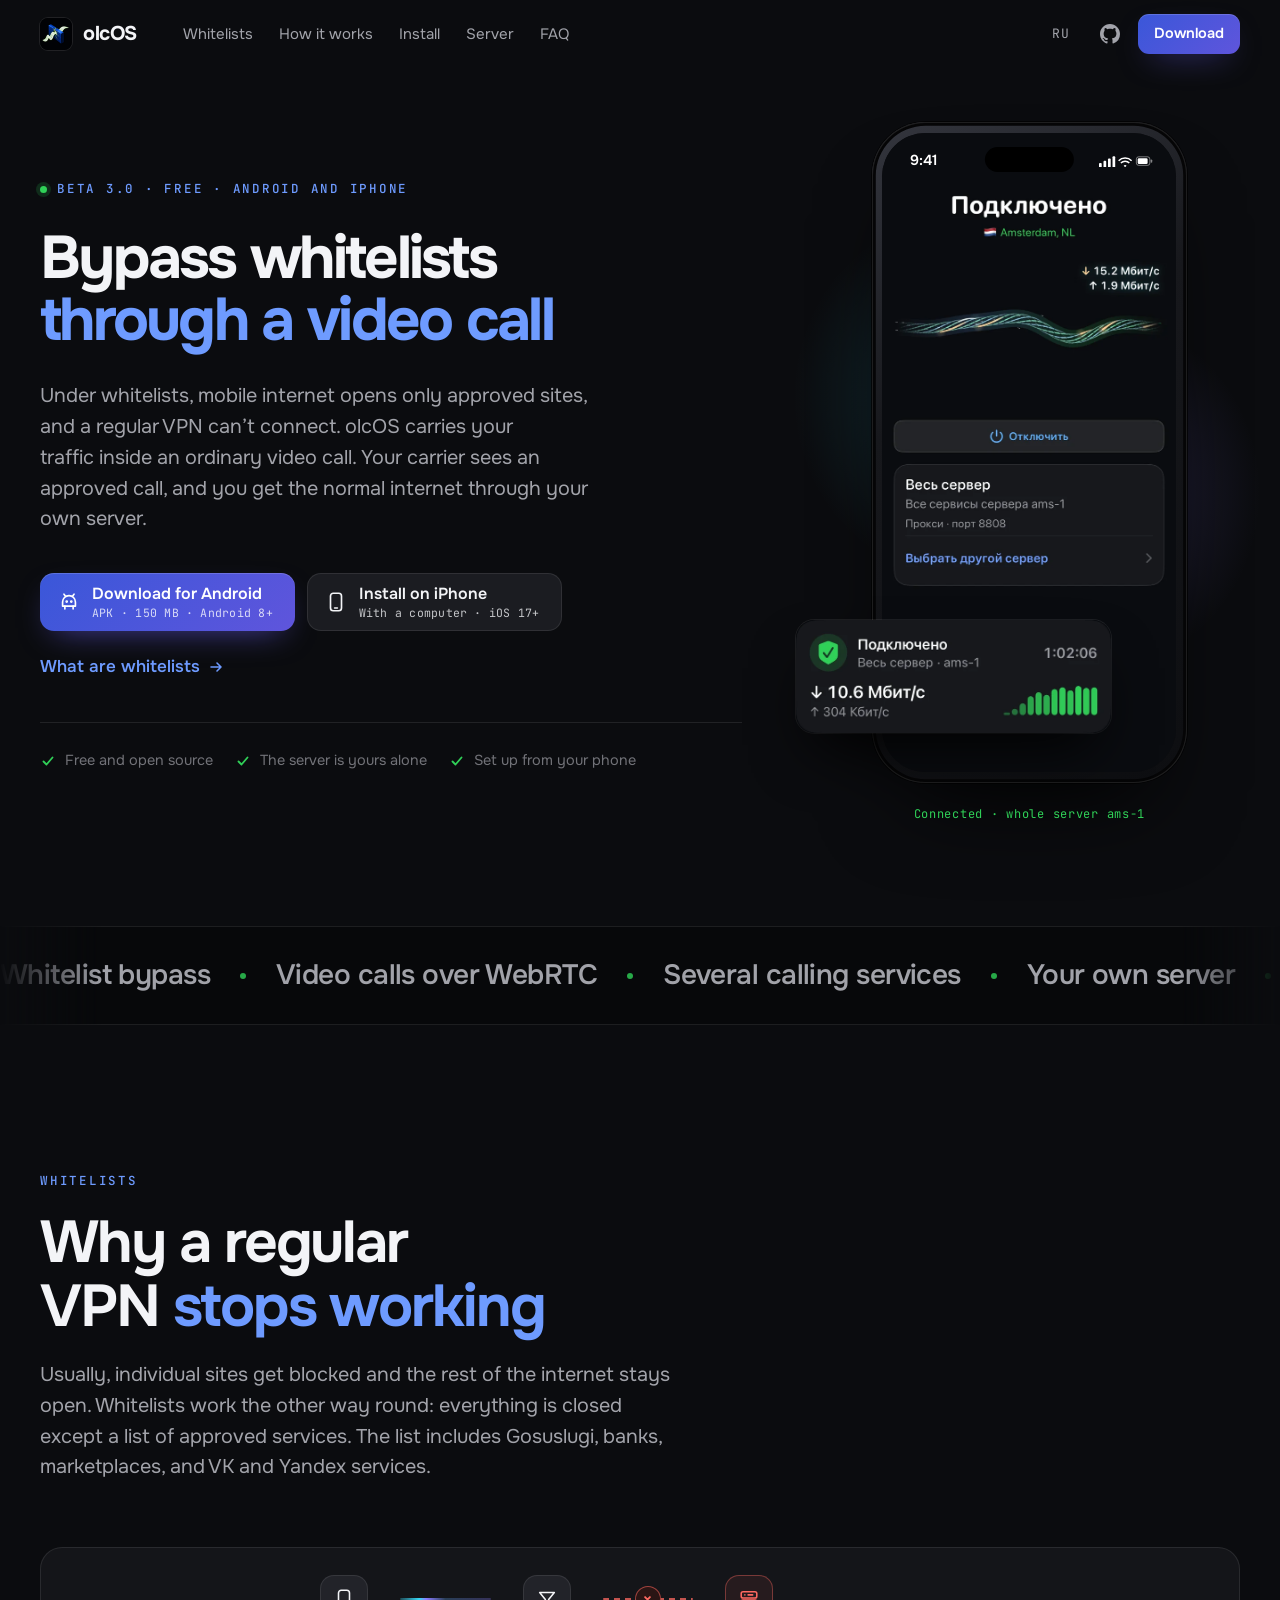
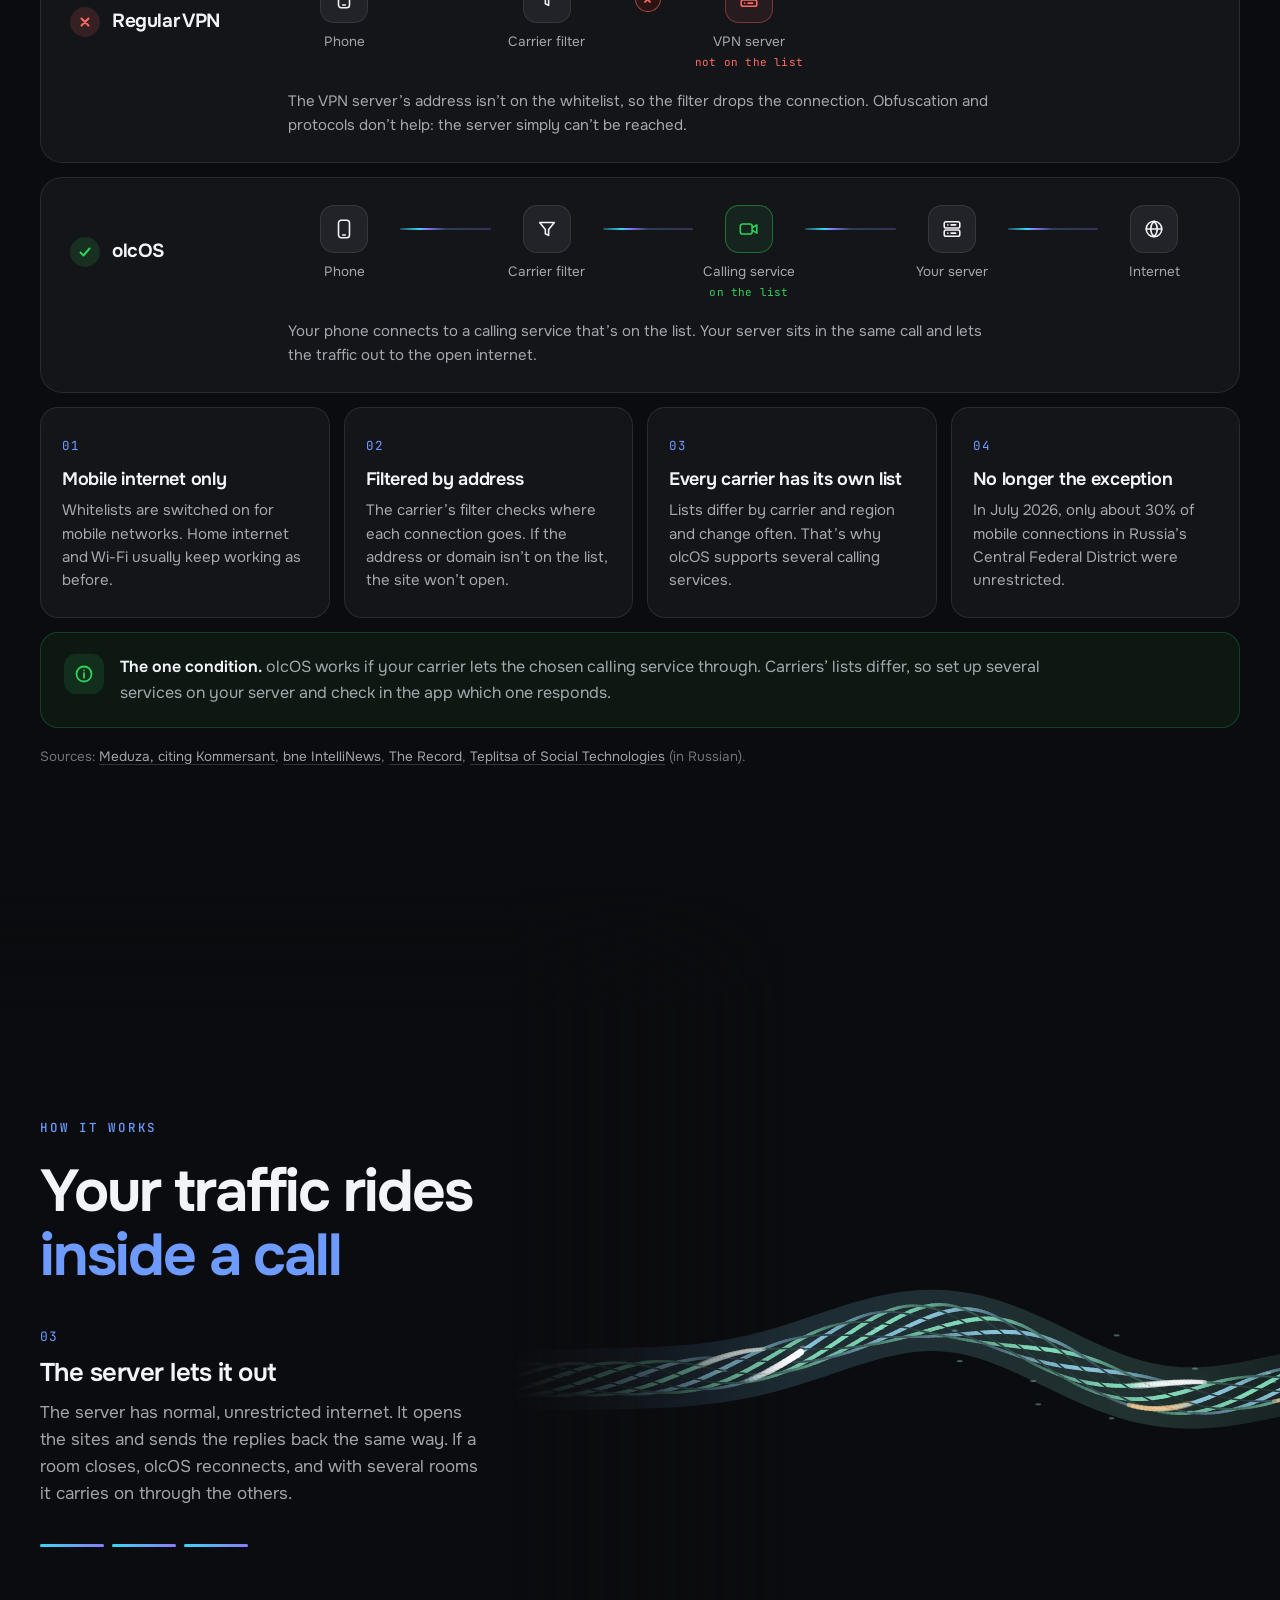
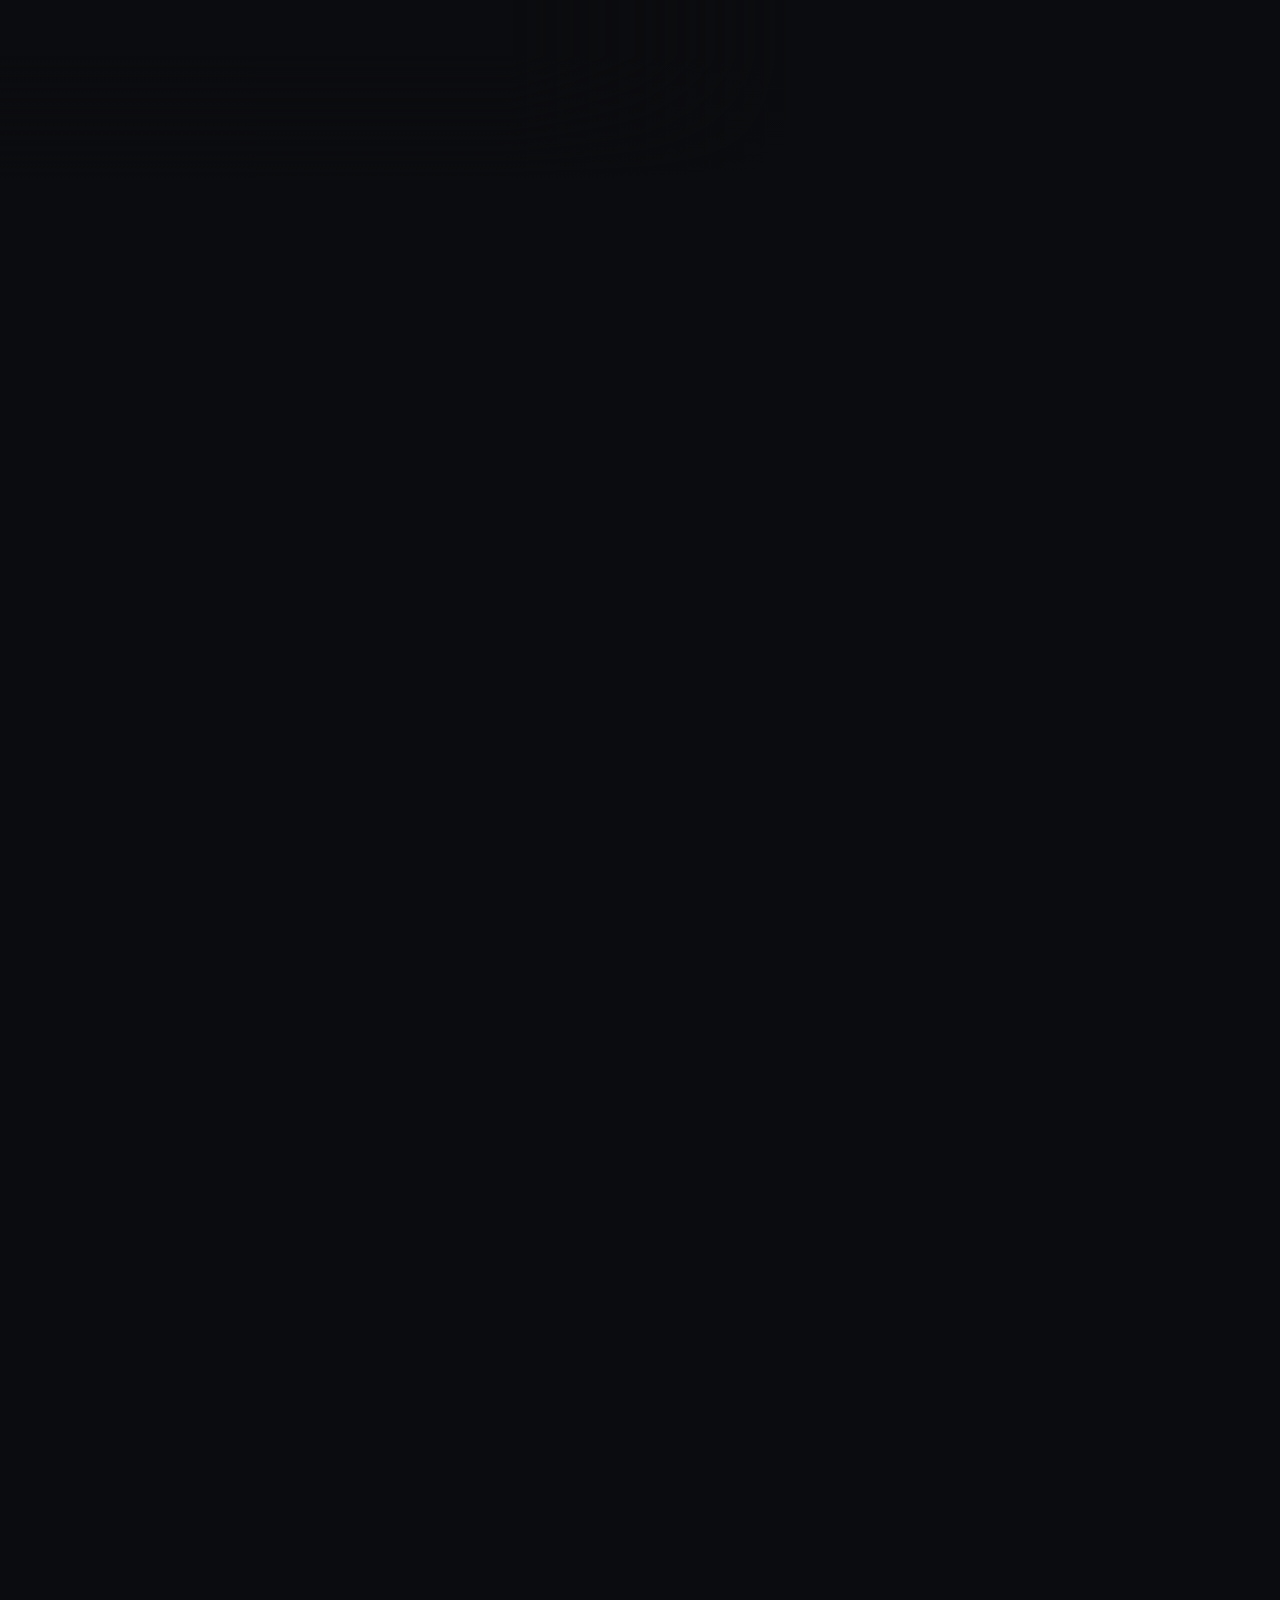
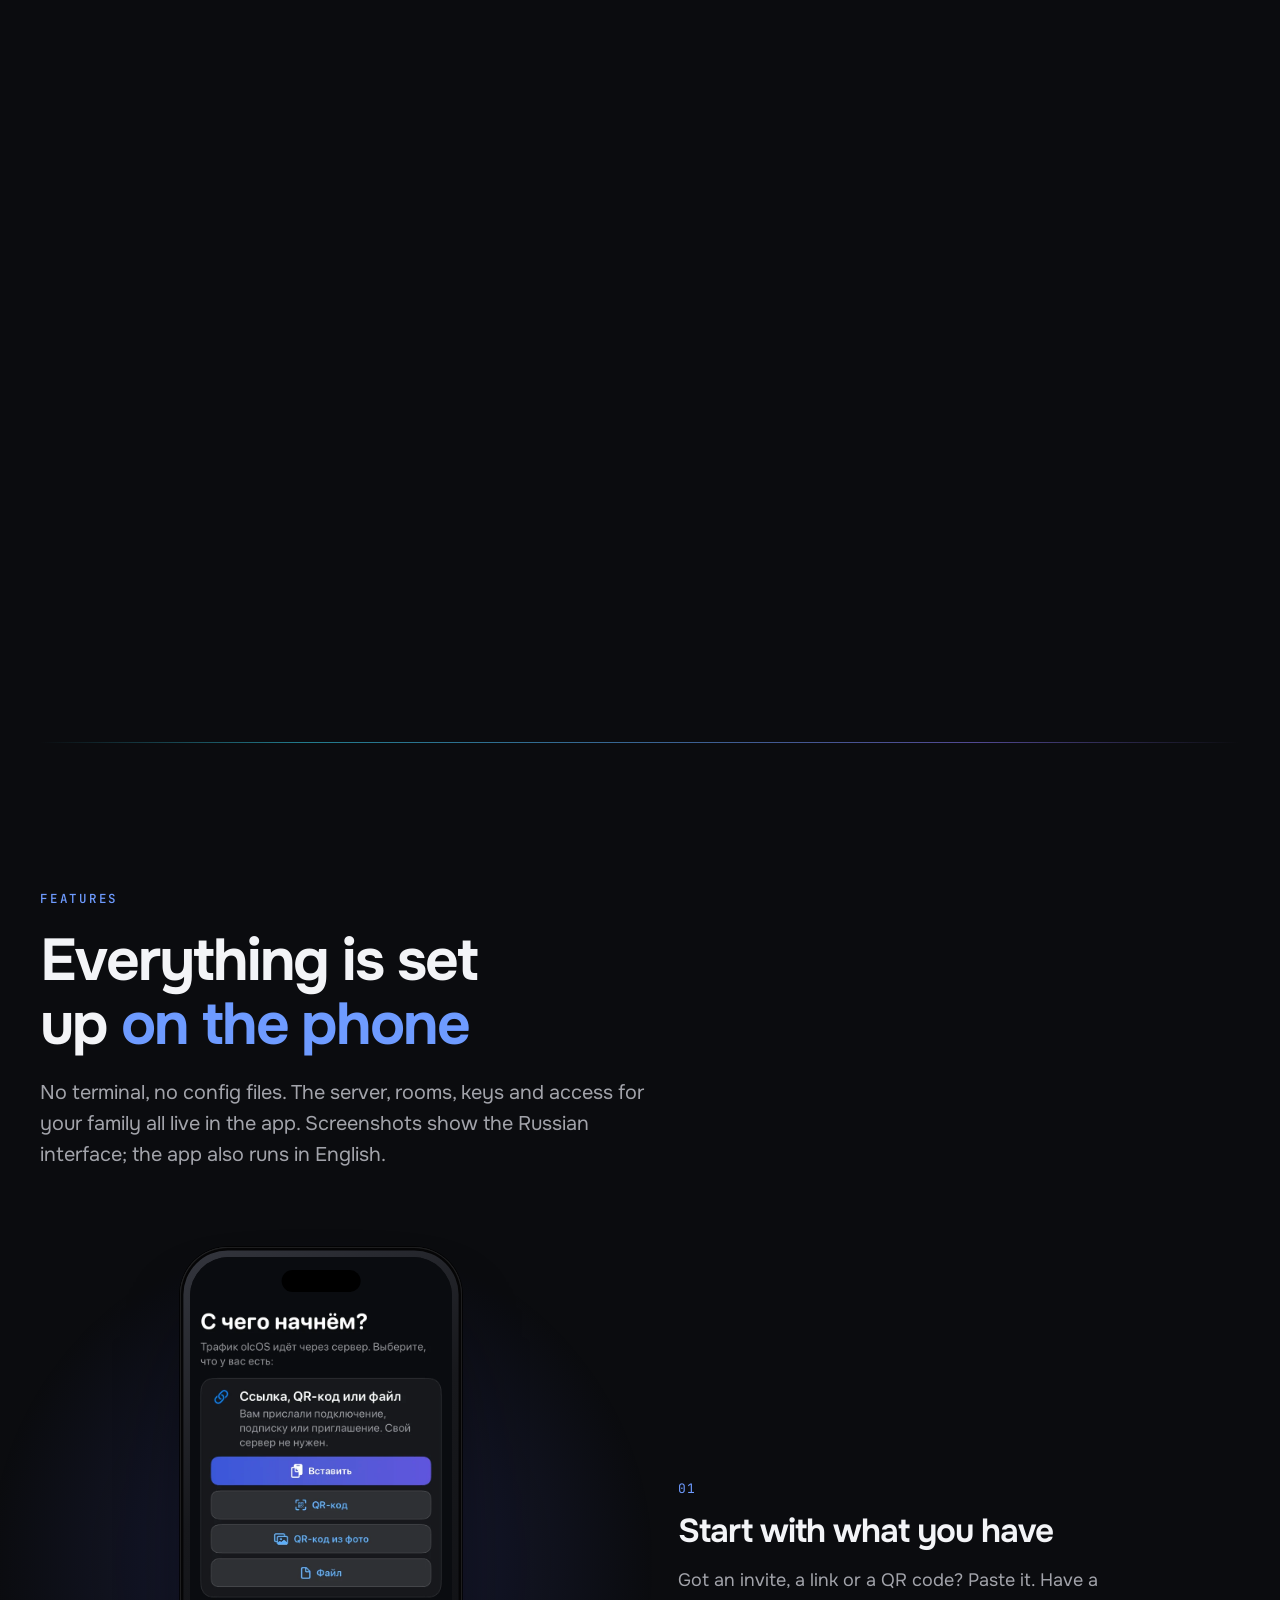
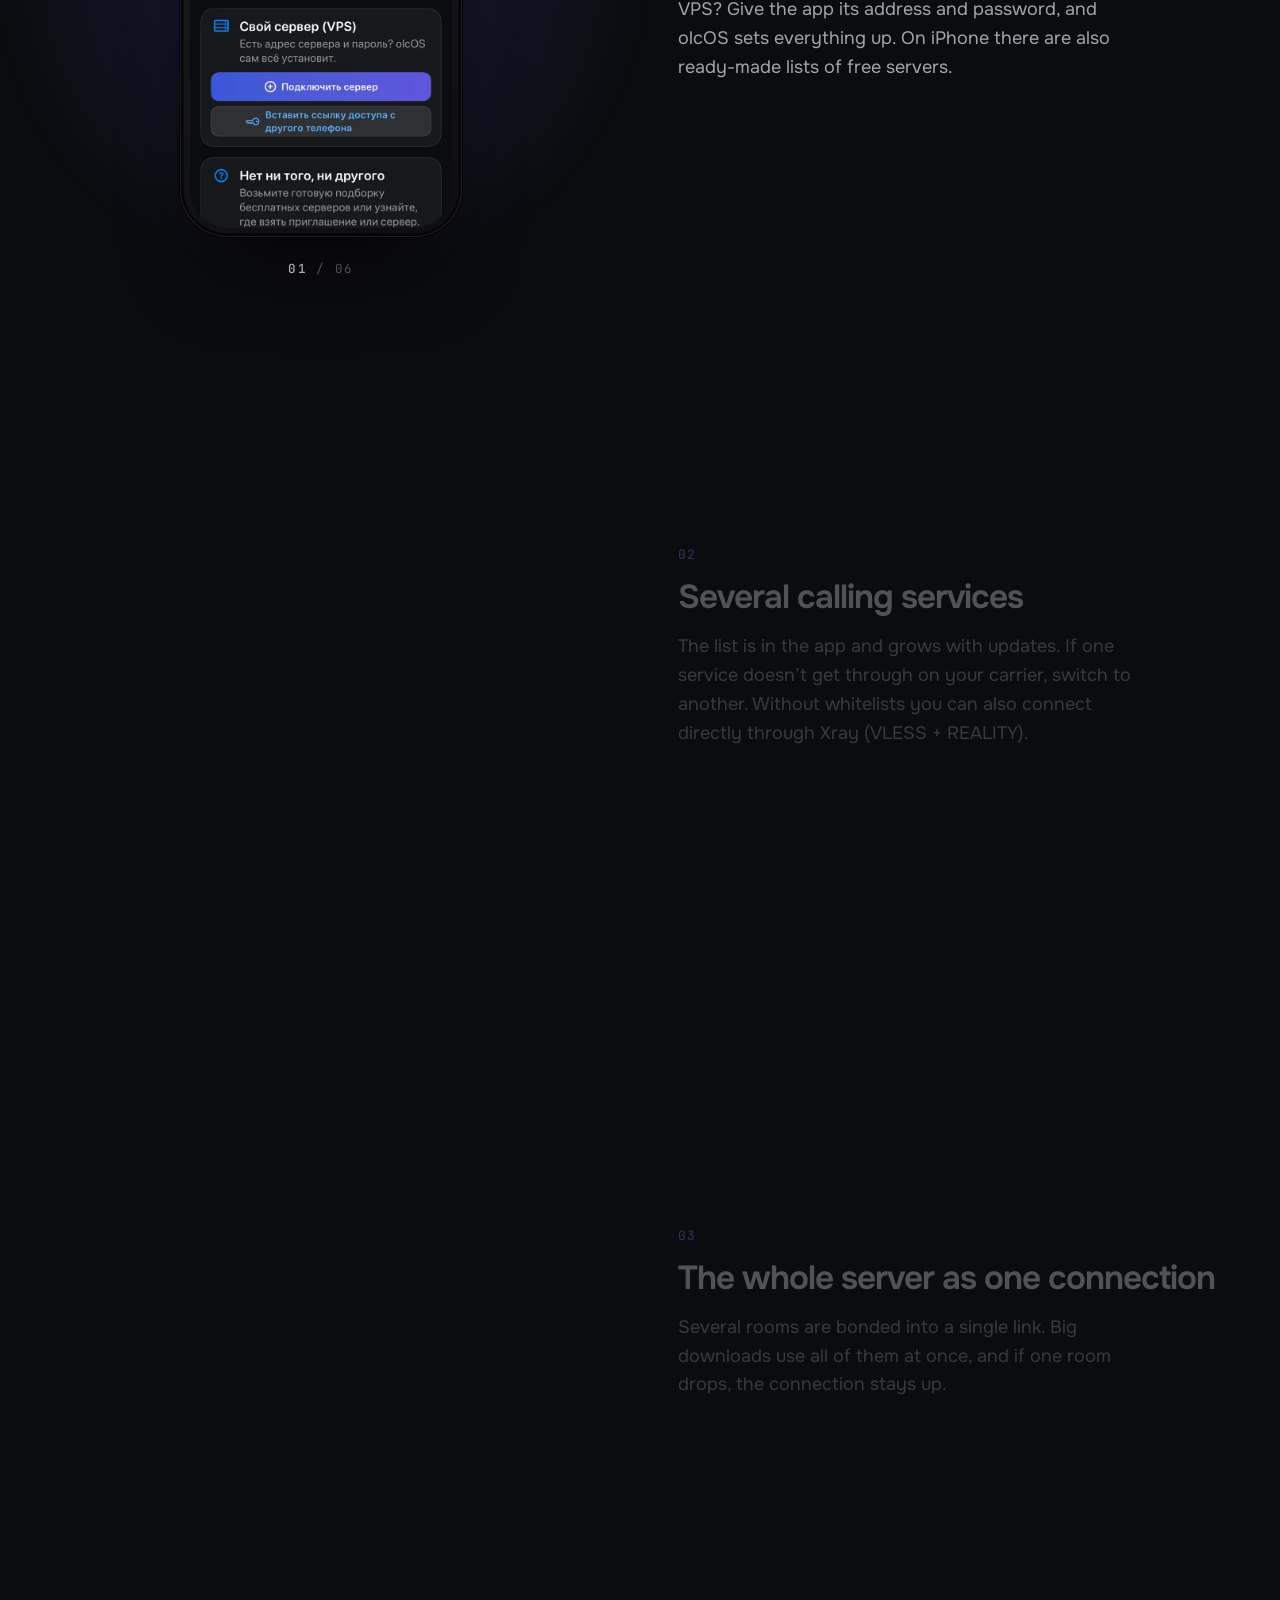
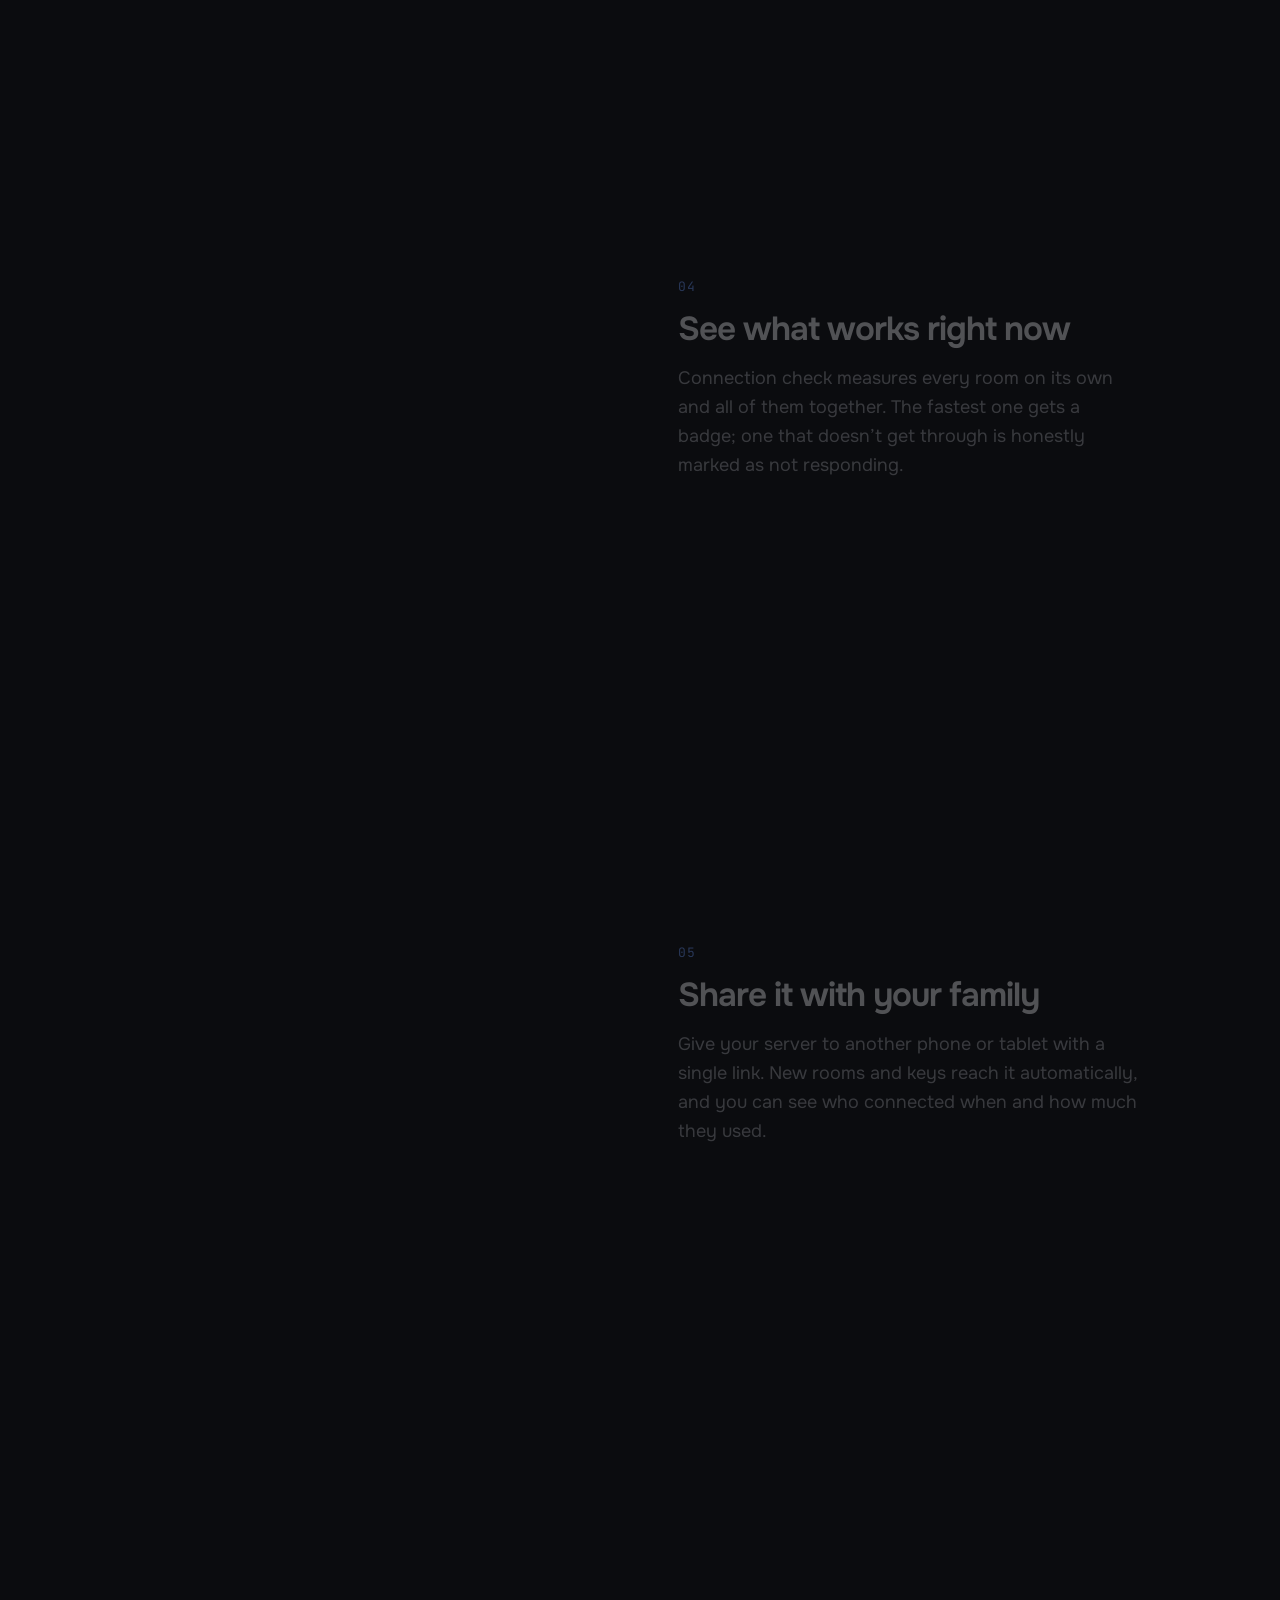
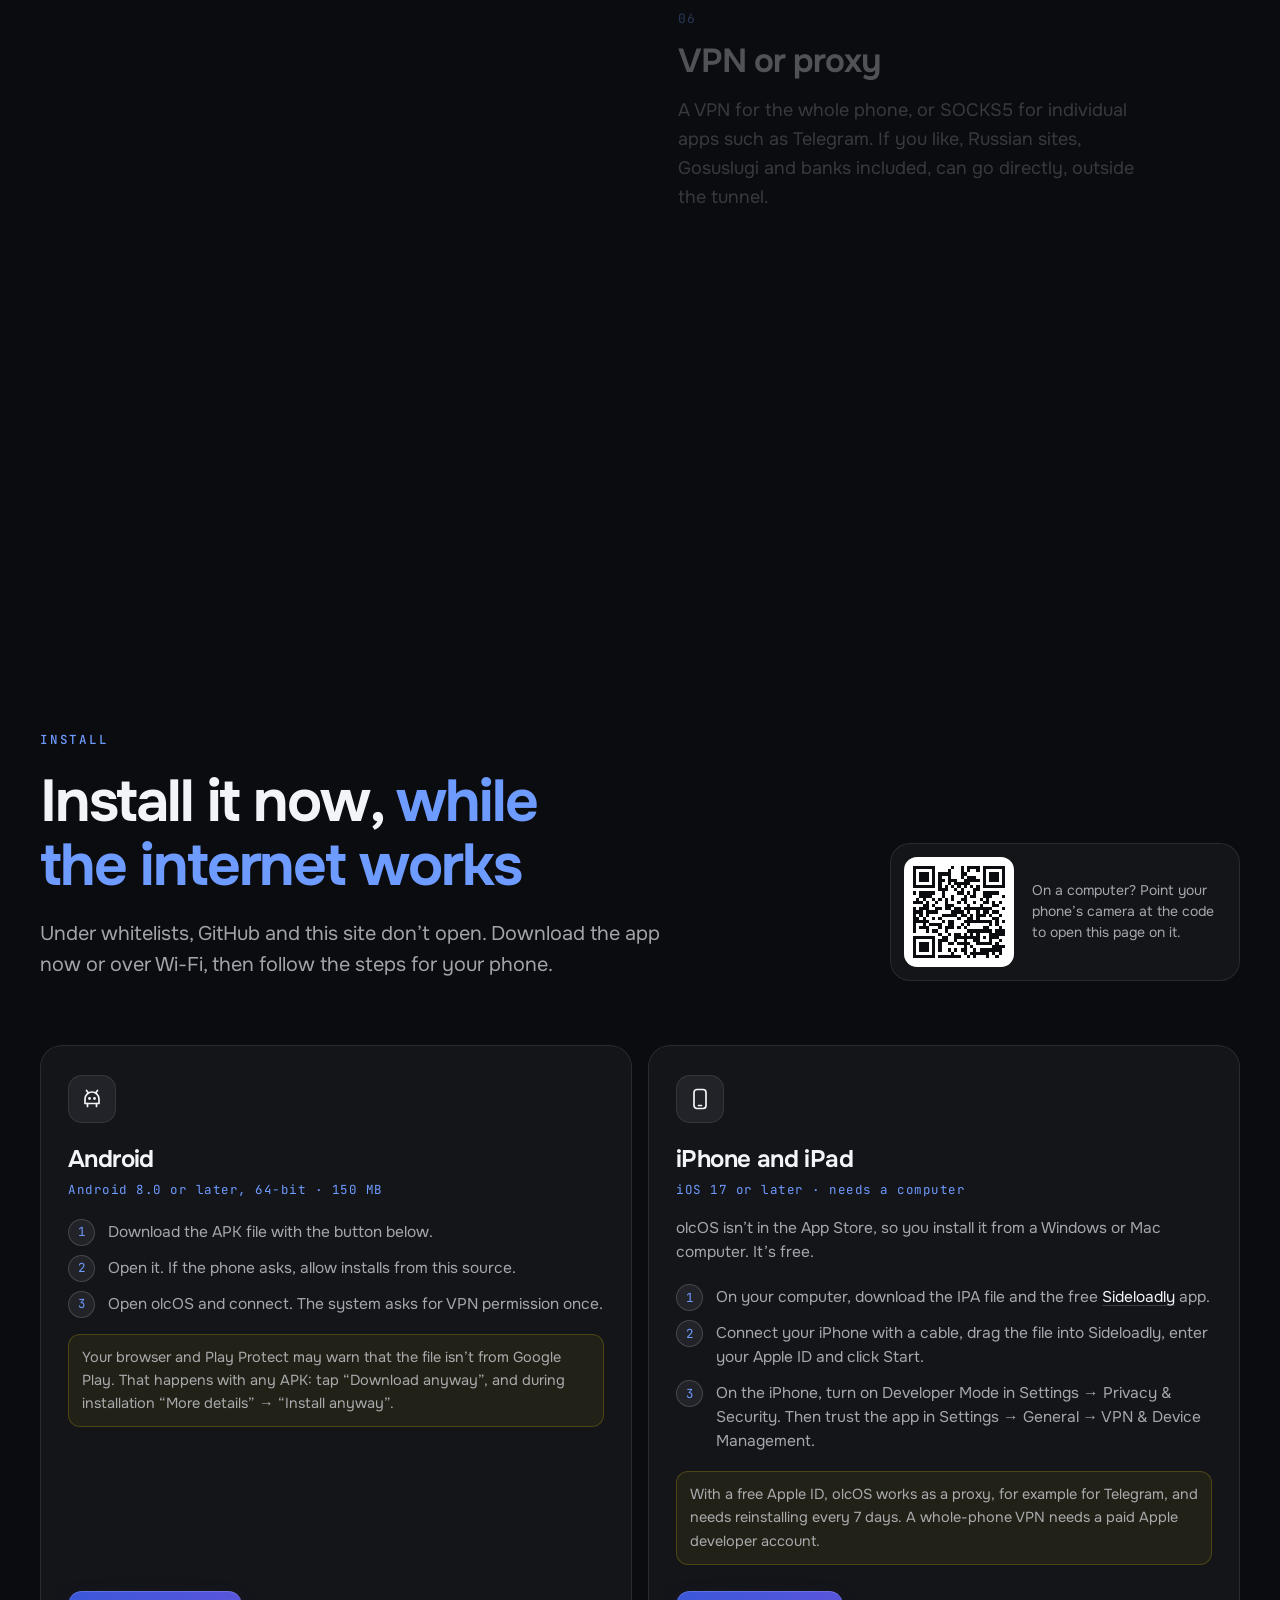
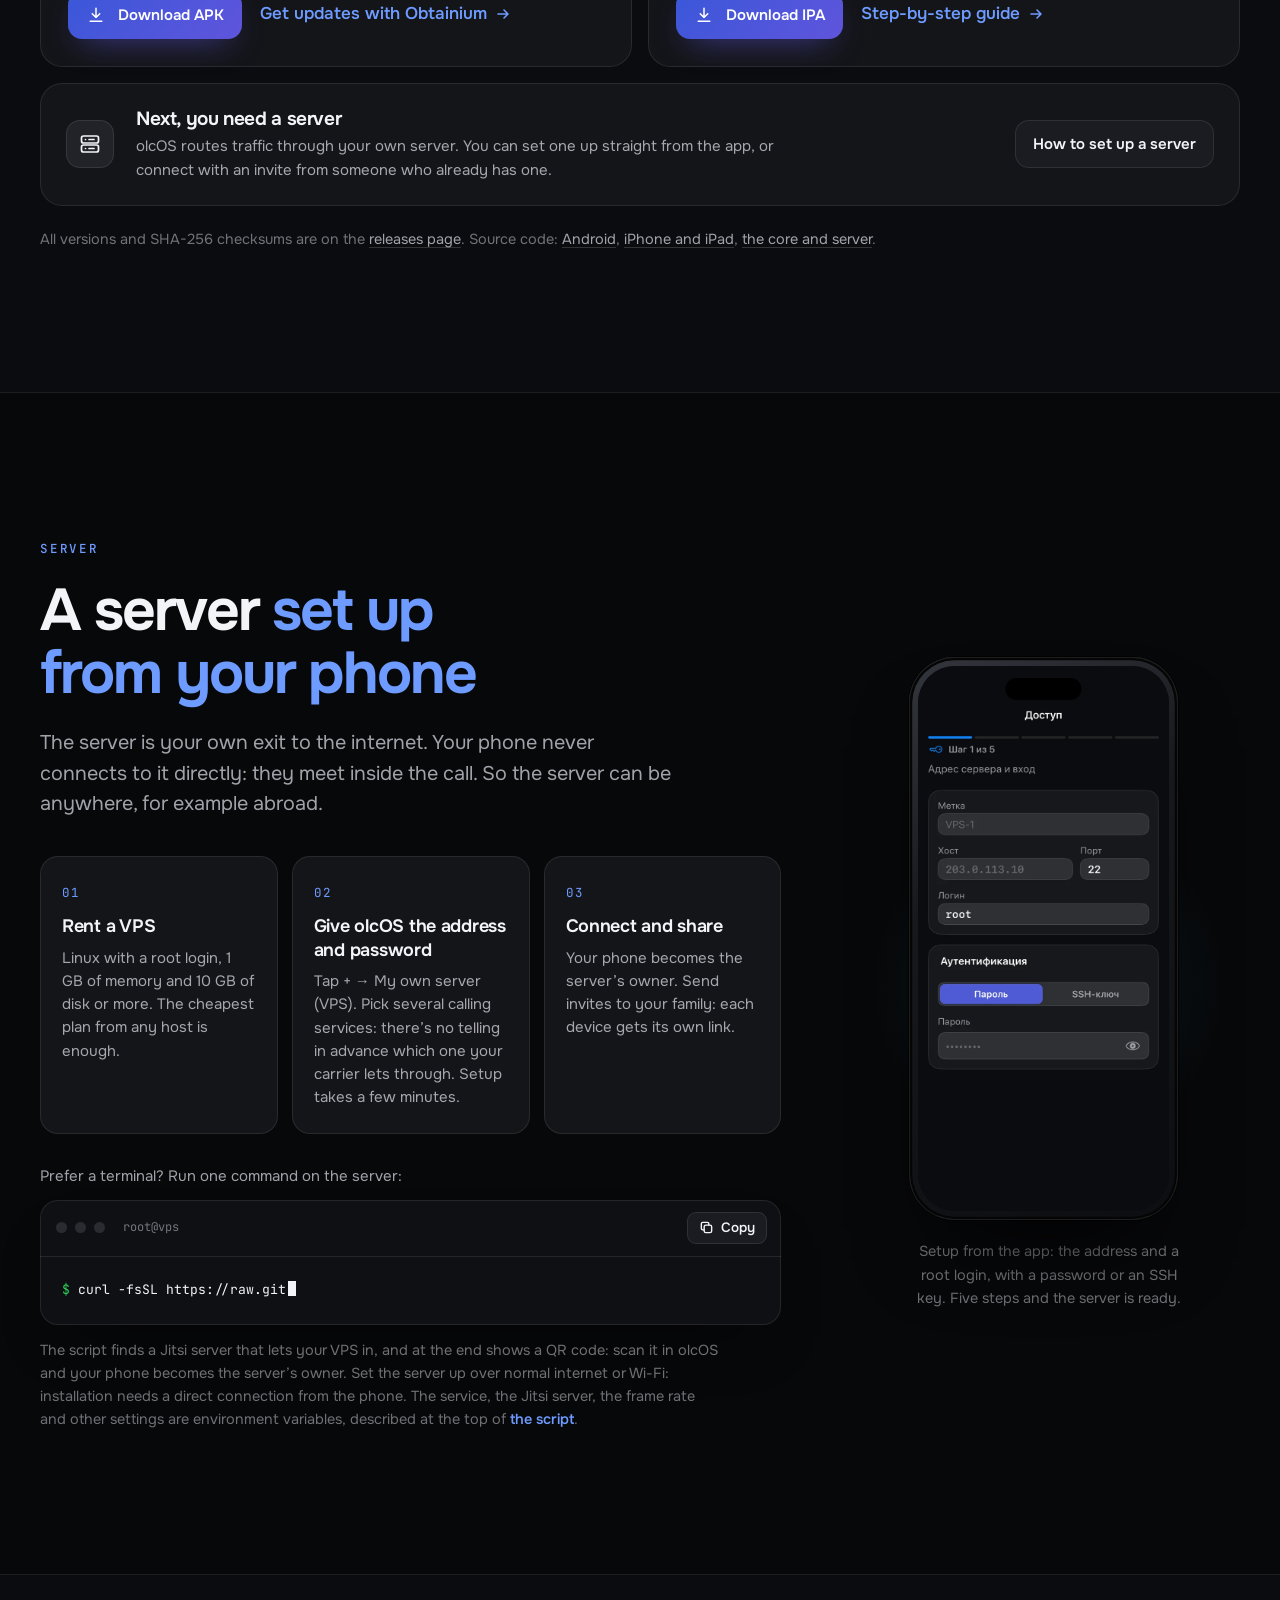
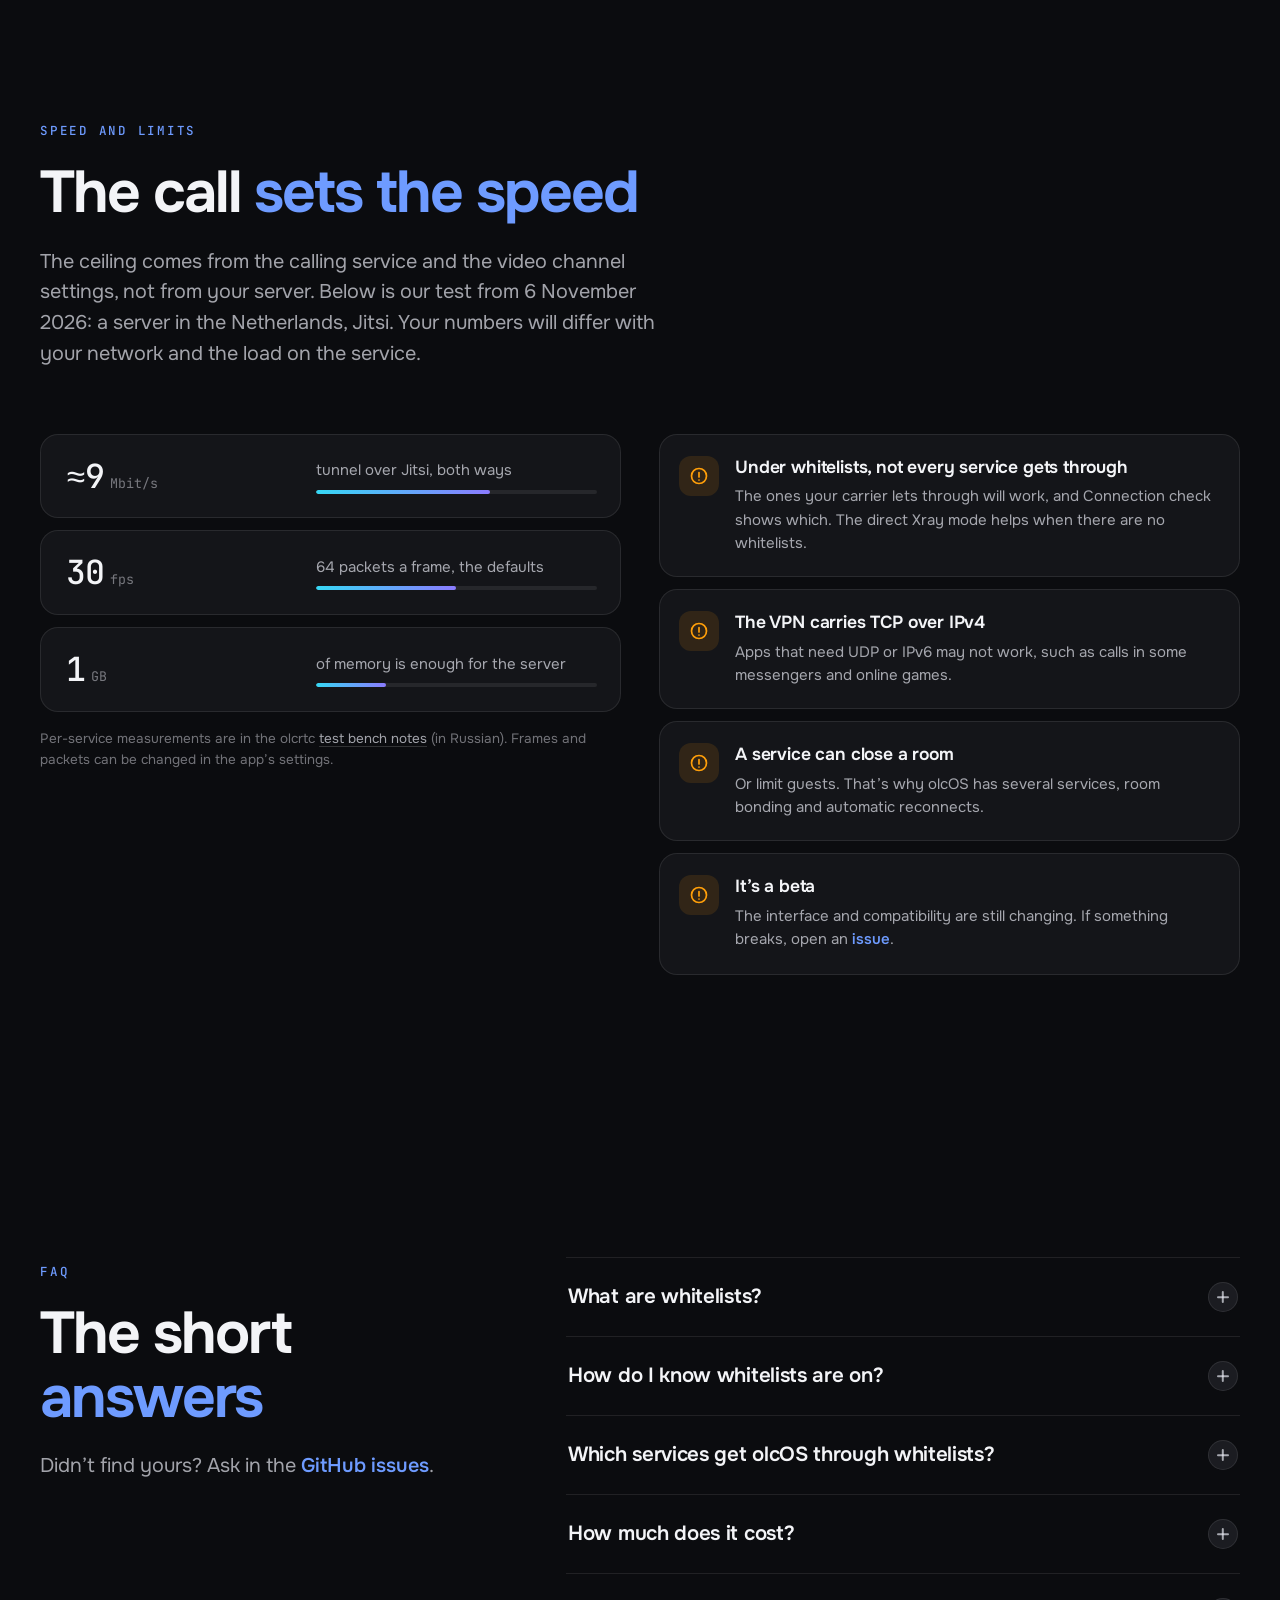
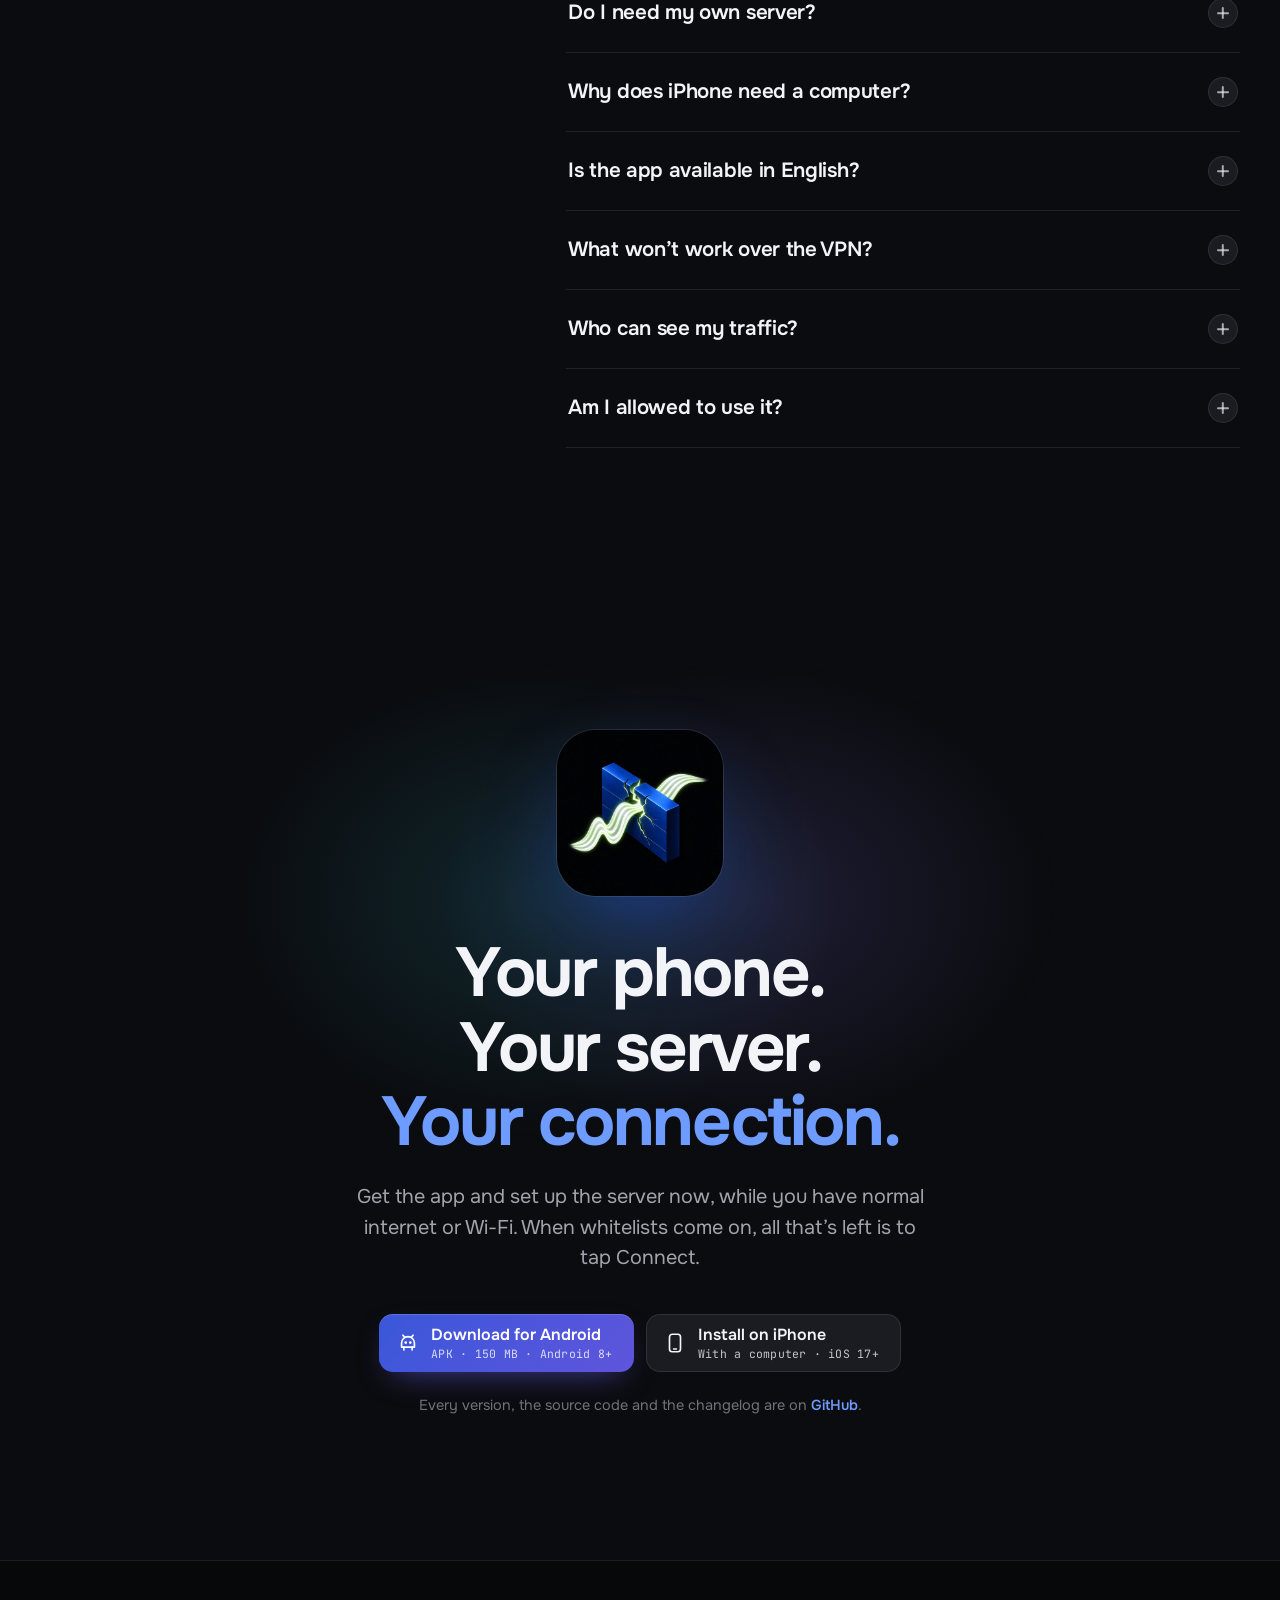
<file: en/index.html>
<!doctype html>
<html lang="en">
<head>
  <meta charset="utf-8">
  <meta name="viewport" content="width=device-width, initial-scale=1, viewport-fit=cover">
  <title>olcOS — bypass mobile internet whitelists through video calls | Android and iPhone</title>
  <meta name="description" content="VPN not working on mobile data? Under whitelists, olcOS carries your traffic inside an ordinary video call to a server you own. Free, for Android and iPhone.">
  <link rel="canonical" href="https://olcos.github.io/en/">
  <link rel="alternate" hreflang="ru" href="https://olcos.github.io/">
  <link rel="alternate" hreflang="en" href="https://olcos.github.io/en/">
  <link rel="alternate" hreflang="x-default" href="https://olcos.github.io/">
  <meta name="theme-color" content="#0b0c0f">
  <meta name="color-scheme" content="dark">
  <link rel="icon" href="../favicon.ico" sizes="any">
  <link rel="icon" type="image/png" sizes="32x32" href="../assets/favicon-32.png">
  <link rel="apple-touch-icon" href="../apple-touch-icon.png">
  <link rel="manifest" href="../site.webmanifest">
  <meta property="og:type" content="website">
  <meta property="og:site_name" content="olcOS">
  <meta property="og:locale" content="en_US">
  <meta property="og:locale:alternate" content="ru_RU">
  <meta property="og:title" content="olcOS — bypass whitelists through video calls">
  <meta property="og:description" content="Your traffic rides inside an ordinary video call, then out through your own server. Android and iPhone, free.">
  <meta property="og:url" content="https://olcos.github.io/en/">
  <meta property="og:image" content="https://olcos.github.io/assets/og-en.png?v=2">
  <meta property="og:image:width" content="1200">
  <meta property="og:image:height" content="630">
  <meta property="og:image:alt" content="olcOS: bypass whitelists through a video call, the iPhone app showing Connected">
  <meta name="twitter:card" content="summary_large_image">
  <meta name="twitter:title" content="olcOS — bypass whitelists through video calls">
  <meta name="twitter:description" content="Your traffic rides inside an ordinary video call, then out through your own server. Android and iPhone, free.">
  <meta name="twitter:image" content="https://olcos.github.io/assets/og-en.png?v=2">
  <link rel="preload" href="../assets/fonts/onest-cyr.woff2" as="font" type="font/woff2" crossorigin>
  <link rel="preload" href="../assets/fonts/onest-lat.woff2" as="font" type="font/woff2" crossorigin>
  <link rel="stylesheet" href="../assets/css/site.css">
  <script>document.documentElement.classList.add('js')</script>
  <script type="application/ld+json">
  {
    "@context": "https://schema.org",
    "@graph": [
      {
        "@type": "SoftwareApplication",
        "name": "olcOS",
        "applicationCategory": "UtilitiesApplication",
        "operatingSystem": "Android 8, iOS 17, iPadOS 17",
        "softwareVersion": "3.0.3-beta",
        "description": "Whitelist bypass through video calls: a VPN and SOCKS5 proxy through your own server inside an ordinary WebRTC video call.",
        "url": "https://olcos.github.io/en/",
        "downloadUrl": "https://github.com/olcOS/olcos/releases/latest",
        "image": "https://olcos.github.io/assets/icon-512.png",
        "screenshot": "https://olcos.github.io/assets/img/screens/whole-server-hero-connected.webp",
        "license": "https://opensource.org/licenses/MIT",
        "isAccessibleForFree": true,
        "offers": { "@type": "Offer", "price": "0", "priceCurrency": "USD" },
        "inLanguage": "en",
        "author": { "@id": "https://olcos.github.io/#org" }
      },
      {
        "@type": "Organization",
        "@id": "https://olcos.github.io/#org",
        "name": "olcOS",
        "url": "https://olcos.github.io/",
        "logo": "https://olcos.github.io/assets/icon-512.png",
        "sameAs": ["https://github.com/olcOS"]
      }
    ]
  }
  </script>
</head>
<body>
<a class="skip" href="#main">Skip to content</a>

<header class="nav" id="nav">
  <div class="wrap">
    <a class="brand" href="./" aria-label="olcOS home">
      <img src="../assets/favicon-64.png" width="32" height="32" alt="">
      <span>olcOS</span>
    </a>
    <nav class="nav-links" aria-label="Sections">
      <a href="#whitelists">Whitelists</a>
      <a href="#how">How it works</a>
      <a href="#download">Install</a>
      <a href="#server">Server</a>
      <a href="#faq">FAQ</a>
    </nav>
    <div class="nav-end">
      <a class="lang" href="../" hreflang="ru" lang="ru" aria-label="Русская версия">RU</a>
      <a class="nav-icon" href="https://github.com/olcOS" aria-label="olcOS on GitHub">
        <svg viewBox="0 0 16 16" fill="currentColor" aria-hidden="true"><path d="M8 0C3.58 0 0 3.58 0 8c0 3.54 2.29 6.53 5.47 7.59.4.07.55-.17.55-.38 0-.19-.01-.82-.01-1.49-2.01.37-2.53-.49-2.69-.94-.09-.23-.48-.94-.82-1.13-.28-.15-.68-.52-.01-.53.63-.01 1.08.58 1.23.82.72 1.21 1.87.87 2.33.66.07-.52.28-.87.51-1.07-1.78-.2-3.64-.89-3.64-3.95 0-.87.31-1.59.82-2.15-.08-.2-.36-1.02.08-2.12 0 0 .67-.21 2.2.82.64-.18 1.32-.27 2-.27.68 0 1.36.09 2 .27 1.53-1.04 2.2-.82 2.2-.82.44 1.1.16 1.92.08 2.12.51.56.82 1.27.82 2.15 0 3.07-1.87 3.75-3.65 3.95.29.25.54.73.54 1.48 0 1.07-.01 1.93-.01 2.2 0 .21.15.46.55.38A8.013 8.013 0 0016 8c0-4.42-3.58-8-8-8z"/></svg>
      </a>
      <a class="btn btn-primary btn-sm" href="#download">Download</a>
    </div>
  </div>
</header>

<main id="main">

  <!-- Hero -->
  <section class="hero" aria-labelledby="hero-title">
    <div class="wrap hero-grid">
      <div class="hero-copy">
        <p class="eyebrow" data-reveal><span class="dot" aria-hidden="true"></span>Beta 3.0 · free · Android and iPhone</p>
        <h1 class="h1" id="hero-title" data-reveal style="--d:1">
          <span class="line">Bypass whitelists</span>
          <span class="line"><em>through a <span class="nw">video call</span></em></span>
        </h1>
        <p class="lead" data-reveal style="--d:2">Under whitelists, mobile internet opens only approved sites, and a regular VPN can’t connect. olcOS carries your traffic inside an ordinary video call. Your carrier sees an approved call, and you get the normal internet through your own server.</p>
        <div class="cta" data-reveal style="--d:3" data-cta>
          <a class="btn btn-primary" href="https://github.com/olcOS/olcos/releases/download/v3.0.3-beta/olcOS-3.0.3-beta-android.apk" data-platform="android" data-dl="android">
            <svg viewBox="0 0 24 24" fill="none" stroke="currentColor" stroke-width="1.8" stroke-linecap="round" stroke-linejoin="round" aria-hidden="true"><path d="M5 16.5V12a7 7 0 0 1 14 0v4.5z"/><path d="M8 5.5 6.5 3.5M16 5.5l1.5-2"/><circle cx="9.5" cy="11.5" r=".6" fill="currentColor"/><circle cx="14.5" cy="11.5" r=".6" fill="currentColor"/><path d="M7.5 16.5v3M16.5 16.5v3"/></svg>
            <span class="t">Download for Android<small>APK · <span data-dl-size="android">150 MB</span> · Android 8+</small></span>
          </a>
          <a class="btn btn-secondary" href="#iphone" data-platform="ios">
            <svg viewBox="0 0 24 24" fill="none" stroke="currentColor" stroke-width="1.8" stroke-linecap="round" stroke-linejoin="round" aria-hidden="true"><rect x="6" y="2.5" width="12" height="19" rx="3"/><path d="M10.5 18.5h3"/></svg>
            <span class="t">Install on iPhone<small>With a computer · iOS 17+</small></span>
          </a>
        </div>
        <p class="hero-more" data-reveal style="--d:4">
          <a class="link" href="#whitelists">What are whitelists <svg viewBox="0 0 16 16" fill="none" stroke="currentColor" stroke-width="1.6" stroke-linecap="round" stroke-linejoin="round" aria-hidden="true"><path d="M3 8h10M9 4l4 4-4 4"/></svg></a>
        </p>
        <ul class="facts" data-reveal style="--d:5">
          <li><svg viewBox="0 0 16 16" fill="none" stroke="currentColor" stroke-width="1.8" stroke-linecap="round" stroke-linejoin="round" aria-hidden="true"><path d="m3.5 8.5 3 3 6-7"/></svg>Free and open source</li>
          <li><svg viewBox="0 0 16 16" fill="none" stroke="currentColor" stroke-width="1.8" stroke-linecap="round" stroke-linejoin="round" aria-hidden="true"><path d="m3.5 8.5 3 3 6-7"/></svg>The server is yours alone</li>
          <li><svg viewBox="0 0 16 16" fill="none" stroke="currentColor" stroke-width="1.8" stroke-linecap="round" stroke-linejoin="round" aria-hidden="true"><path d="m3.5 8.5 3 3 6-7"/></svg>Set up from your phone</li>
        </ul>
      </div>

      <div class="device" id="hero-device" data-reveal style="--d:2">
        <div class="glow" aria-hidden="true"></div>
        <div class="phone">
          <div class="screen">
            <img class="shot is-active" data-state="off" src="../assets/img/screens/hero-idle.webp" width="660" height="1435" alt="olcOS home screen: disconnected, a stone wall and the Connect button">
            <img class="shot" data-state="on" src="../assets/img/screens/whole-server-hero-connected.webp" width="660" height="1435" alt="olcOS home screen: connected through Amsterdam, the signal passes, Whole server connection" loading="eager">
            <div class="sbar" aria-hidden="true">
              <span>9:41</span>
              <svg viewBox="0 0 60 14" fill="#fff"><rect x="0" y="9" width="3" height="5" rx="1"/><rect x="5" y="6.5" width="3" height="7.5" rx="1"/><rect x="10" y="4" width="3" height="10" rx="1"/><rect x="15" y="1.5" width="3" height="12.5" rx="1"/><path d="M29 4.2a9.4 9.4 0 0 1 6.6 2.7l1.2-1.2a11.1 11.1 0 0 0-15.6 0l1.2 1.2A9.4 9.4 0 0 1 29 4.2zm0 3.5a5.9 5.9 0 0 1 4.1 1.7l1.2-1.2a7.6 7.6 0 0 0-10.6 0l1.2 1.2A5.9 5.9 0 0 1 29 7.7zm0 3.5a2.4 2.4 0 0 1 1.6.7L29 13.5l-1.6-1.6a2.4 2.4 0 0 1 1.6-.7z"/><rect x="41.5" y="2" width="15" height="9.5" rx="2.6" fill="none" stroke="#fff" stroke-opacity=".5"/><rect x="43" y="3.5" width="11" height="6.5" rx="1.4"/><rect x="57.5" y="5" width="1.6" height="3.5" rx=".8" fill-opacity=".5"/></svg>
            </div>
            <div class="island" aria-hidden="true"></div>
            <button class="tap" type="button" data-toggle aria-pressed="false" aria-label="Show the connected screen"></button>
          </div>
        </div>
        <img class="la" src="../assets/img/live-activity.webp" width="680" height="243" alt="Lock screen Live Activity: connected, whole server ams-1, 10.6 Mbit/s">
        <p class="device-note" aria-live="polite"><span class="st-off">Tap <b>Connect</b> on the screen</span><span class="st-on">Connected · whole server ams-1</span></p>
      </div>
    </div>
  </section>

  <!-- Services -->
  <div class="marquee" aria-label="What olcOS does">
    <div class="marquee-track">
      <ul>
        <li>Whitelist bypass</li><li>Video calls over WebRTC</li><li>Several calling services</li><li>Your own server</li><li>Whole-phone VPN</li><li>SOCKS5 proxy</li><li>Xray: VLESS + REALITY</li><li>Open source</li>
      </ul>
      <ul aria-hidden="true">
        <li>Whitelist bypass</li><li>Video calls over WebRTC</li><li>Several calling services</li><li>Your own server</li><li>Whole-phone VPN</li><li>SOCKS5 proxy</li><li>Xray: VLESS + REALITY</li><li>Open source</li>
      </ul>
    </div>
  </div>

  <!-- Whitelists -->
  <section class="section wl" id="whitelists" aria-labelledby="wl-title">
    <div class="wrap">
      <header class="sec-head">
        <p class="eyebrow" data-reveal>Whitelists</p>
        <h2 class="h2" id="wl-title" data-reveal style="--d:1">Why a regular VPN <em>stops working</em></h2>
        <p class="lead" data-reveal style="--d:2">Usually, individual sites get blocked and the rest of the internet stays open. Whitelists work the other way round: everything is closed except a list of approved services. The list includes Gosuslugi, banks, marketplaces, and VK and Yandex services.</p>
      </header>

      <div class="wl-diagram" data-reveal style="--d:2">
        <figure class="wl-row is-bad">
          <figcaption class="wl-label"><span class="wl-badge" aria-hidden="true"><svg viewBox="0 0 16 16" fill="none" stroke="currentColor" stroke-width="2" stroke-linecap="round"><path d="m4.5 4.5 7 7M11.5 4.5l-7 7"/></svg></span>Regular VPN</figcaption>
          <div class="wl-path" aria-hidden="true">
            <span class="wl-node"><span class="wl-ico"><svg viewBox="0 0 24 24" fill="none" stroke="currentColor" stroke-width="1.7" stroke-linecap="round" stroke-linejoin="round"><rect x="6" y="2.5" width="12" height="19" rx="3"/><path d="M10.5 18.5h3"/></svg></span><span class="wl-name">Phone</span></span>
            <span class="wl-link is-pass"></span>
            <span class="wl-node"><span class="wl-ico"><svg viewBox="0 0 24 24" fill="none" stroke="currentColor" stroke-width="1.7" stroke-linecap="round" stroke-linejoin="round"><path d="M4 5h16l-6.2 7.6V19l-3.6-1.8v-4.6z"/></svg></span><span class="wl-name">Carrier filter</span></span>
            <span class="wl-link is-cut"><i><svg viewBox="0 0 16 16" fill="none" stroke="currentColor" stroke-width="2.2" stroke-linecap="round"><path d="m5 5 6 6M11 5l-6 6"/></svg></i></span>
            <span class="wl-node is-dead"><span class="wl-ico"><svg viewBox="0 0 24 24" fill="none" stroke="currentColor" stroke-width="1.7" stroke-linecap="round" stroke-linejoin="round"><rect x="3.5" y="4" width="17" height="7" rx="2"/><rect x="3.5" y="13" width="17" height="7" rx="2"/><path d="M7.5 7.5h.01M7.5 16.5h.01M11 7.5h5M11 16.5h5"/></svg></span><span class="wl-name">VPN server<small>not on the list</small></span></span>
          </div>
          <p class="wl-cap">The VPN server’s address isn’t on the whitelist, so the filter drops the connection. Obfuscation and protocols don’t help: the server simply can’t be reached.</p>
        </figure>

        <figure class="wl-row is-good">
          <figcaption class="wl-label"><span class="wl-badge" aria-hidden="true"><svg viewBox="0 0 16 16" fill="none" stroke="currentColor" stroke-width="2" stroke-linecap="round" stroke-linejoin="round"><path d="m3.5 8.5 3 3 6-7"/></svg></span>olcOS</figcaption>
          <div class="wl-path" aria-hidden="true">
            <span class="wl-node"><span class="wl-ico"><svg viewBox="0 0 24 24" fill="none" stroke="currentColor" stroke-width="1.7" stroke-linecap="round" stroke-linejoin="round"><rect x="6" y="2.5" width="12" height="19" rx="3"/><path d="M10.5 18.5h3"/></svg></span><span class="wl-name">Phone</span></span>
            <span class="wl-link is-pass"></span>
            <span class="wl-node"><span class="wl-ico"><svg viewBox="0 0 24 24" fill="none" stroke="currentColor" stroke-width="1.7" stroke-linecap="round" stroke-linejoin="round"><path d="M4 5h16l-6.2 7.6V19l-3.6-1.8v-4.6z"/></svg></span><span class="wl-name">Carrier filter</span></span>
            <span class="wl-link is-pass"></span>
            <span class="wl-node is-allowed"><span class="wl-ico"><svg viewBox="0 0 24 24" fill="none" stroke="currentColor" stroke-width="1.7" stroke-linecap="round" stroke-linejoin="round"><rect x="2.5" y="6.5" width="13" height="11" rx="2.6"/><path d="m15.5 10.6 5-3.1v9l-5-3.1"/></svg></span><span class="wl-name">Calling service<small>on the list</small></span></span>
            <span class="wl-link is-pass"></span>
            <span class="wl-node"><span class="wl-ico"><svg viewBox="0 0 24 24" fill="none" stroke="currentColor" stroke-width="1.7" stroke-linecap="round" stroke-linejoin="round"><rect x="3.5" y="4" width="17" height="7" rx="2"/><rect x="3.5" y="13" width="17" height="7" rx="2"/><path d="M7.5 7.5h.01M7.5 16.5h.01M11 7.5h5M11 16.5h5"/></svg></span><span class="wl-name">Your server</span></span>
            <span class="wl-link is-pass"></span>
            <span class="wl-node"><span class="wl-ico"><svg viewBox="0 0 24 24" fill="none" stroke="currentColor" stroke-width="1.7" stroke-linecap="round" stroke-linejoin="round"><circle cx="12" cy="12" r="8.5"/><path d="M3.5 12h17M12 3.5c2.4 2.4 3.6 5.2 3.6 8.5s-1.2 6.1-3.6 8.5c-2.4-2.4-3.6-5.2-3.6-8.5s1.2-6.1 3.6-8.5z"/></svg></span><span class="wl-name">Internet</span></span>
          </div>
          <p class="wl-cap">Your phone connects to a calling service that’s on the list. Your server sits in the same call and lets the traffic out to the open internet.</p>
        </figure>
      </div>

      <ul class="wl-facts">
        <li class="wl-fact" data-reveal style="--d:1">
          <span class="num">01</span>
          <h3>Mobile internet only</h3>
          <p>Whitelists are switched on for mobile networks. Home internet and Wi-Fi usually keep working as before.</p>
        </li>
        <li class="wl-fact" data-reveal style="--d:2">
          <span class="num">02</span>
          <h3>Filtered by address</h3>
          <p>The carrier’s filter checks where each connection goes. If the address or domain isn’t on the list, the site won’t open.</p>
        </li>
        <li class="wl-fact" data-reveal style="--d:3">
          <span class="num">03</span>
          <h3>Every carrier has its own list</h3>
          <p>Lists differ by carrier and region and change often. That’s why olcOS supports several calling services.</p>
        </li>
        <li class="wl-fact" data-reveal style="--d:4">
          <span class="num">04</span>
          <h3>No longer the exception</h3>
          <p>In July 2026, only about 30% of mobile connections in Russia’s Central Federal District were unrestricted.</p>
        </li>
      </ul>

      <div class="wl-note" data-reveal>
        <span class="ico" aria-hidden="true"><svg viewBox="0 0 20 20" fill="none" stroke="currentColor" stroke-width="1.8" stroke-linecap="round" stroke-linejoin="round"><circle cx="10" cy="10" r="7.5"/><path d="M10 9.2v4.6M10 6.4h.01"/></svg></span>
        <p><b>The one condition.</b> olcOS works if your carrier lets the chosen calling service through. Carriers’ lists differ, so set up several services on your server and check in the app which one responds.</p>
      </div>

      <p class="src-note" data-reveal>Sources: <a href="https://meduza.io/en/news/2026/08/05/kommersant-only-one-third-of-mobile-internet-traffic-in-central-russia-was-unrestricted-nearly-90-in-border-regions-went-through-whitelists">Meduza, citing Kommersant</a>, <a href="https://www.intellinews.com/russia-s-mobile-internet-whitelist-mode-has-quietly-become-permanent-459197/">bne IntelliNews</a>, <a href="https://therecord.media/moscow-faces-internet-disruptions-as-foreign-leaders-gather">The Record</a>, <a href="https://te-st.org/2026/10/27/allowagain/">Teplitsa of Social Technologies</a> (in Russian).</p>
    </div>
  </section>

  <!-- How it works: pinned scene -->
  <section class="how" id="how" aria-labelledby="how-title">
    <div class="how-track" data-how>
      <div class="how-sticky">
        <canvas class="how-canvas" aria-hidden="true"></canvas>
        <div class="wrap how-copy">
          <p class="eyebrow">How it works</p>
          <h2 class="h2" id="how-title">Your traffic rides <em>inside a call</em></h2>
          <ol class="how-steps">
            <li class="how-step is-active">
              <span class="num">01</span>
              <h3>Your phone calls an approved service</h3>
              <p>olcOS joins a video call as an ordinary participant. To your carrier, it’s a call to a whitelisted service.</p>
            </li>
            <li class="how-step">
              <span class="num">02</span>
              <h3>Data rides inside the call</h3>
              <p>Traffic is encrypted and packed into the video stream or the call’s data channel. Your server sits in the same room.</p>
            </li>
            <li class="how-step">
              <span class="num">03</span>
              <h3>The server lets it out</h3>
              <p>The server has normal, unrestricted internet. It opens the sites and sends the replies back the same way. If a room closes, olcOS reconnects, and with several rooms it carries on through the others.</p>
            </li>
          </ol>
          <div class="how-progress" aria-hidden="true"><span><i></i></span><span><i></i></span><span><i></i></span></div>
        </div>
      </div>
    </div>
  </section>

  <div class="rule" aria-hidden="true"></div>

  <!-- Features: sticky phone -->
  <section class="section features" id="features" aria-labelledby="features-title">
    <div class="wrap">
      <header class="sec-head">
        <p class="eyebrow" data-reveal>Features</p>
        <h2 class="h2" id="features-title" data-reveal style="--d:1">Everything is set up <em>on the phone</em></h2>
        <p class="lead" data-reveal style="--d:2">No terminal, no config files. The server, rooms, keys and access for your family all live in the app. Screenshots show the Russian interface; the app also runs in English.</p>
      </header>

      <div class="feat" data-feat>
        <div class="feat-stage" aria-hidden="true">
          <div class="feat-sticky">
            <div class="glow"></div>
            <div class="phone">
              <div class="screen">
                <img class="shot is-active" src="../assets/img/screens/welcome.webp" width="660" height="1435" alt="" loading="lazy">
                <img class="shot" src="../assets/img/screens/wizard-3-protocols.webp" width="660" height="1435" alt="" loading="lazy">
                <img class="shot" src="../assets/img/screens/whole-server-card.webp" width="660" height="1435" alt="" loading="lazy">
                <img class="shot" src="../assets/img/screens/diagnostics-protocols.webp" width="660" height="1435" alt="" loading="lazy">
                <img class="shot" src="../assets/img/screens/devices-usage.webp" width="660" height="1435" alt="" loading="lazy">
                <img class="shot" src="../assets/img/screens/settings.webp" width="660" height="1435" alt="" loading="lazy">
                <div class="island"></div>
              </div>
            </div>
            <p class="feat-count"><b data-feat-now>01</b> / 06</p>
          </div>
        </div>

        <ol class="feat-list">
          <li class="feat-item is-active">
            <figure class="feat-shot-m phone"><div class="screen"><img src="../assets/img/screens/welcome.webp" width="660" height="1435" alt="Where do we start? screen: a link, your own server or a ready-made list" loading="lazy"></div></figure>
            <span class="num">01</span>
            <h3>Start with what you have</h3>
            <p>Got an invite, a link or a QR code? Paste it. Have a VPS? Give the app its address and password, and olcOS sets everything up. On iPhone there are also ready-made lists of free servers.</p>
          </li>
          <li class="feat-item">
            <figure class="feat-shot-m phone"><div class="screen"><img src="../assets/img/screens/wizard-3-protocols.webp" width="660" height="1435" alt="Choosing services: Yandex Telemost, VK Calls and others" loading="lazy"></div></figure>
            <span class="num">02</span>
            <h3>Several calling services</h3>
            <p>The list is in the app and grows with updates. If one service doesn’t get through on your carrier, switch to another. Without whitelists you can also connect directly through Xray (VLESS + REALITY).</p>
          </li>
          <li class="feat-item">
            <figure class="feat-shot-m phone"><div class="screen"><img src="../assets/img/screens/whole-server-card.webp" width="660" height="1435" alt="Server card: Whole server, the rooms and their state" loading="lazy"></div></figure>
            <span class="num">03</span>
            <h3>The whole server as one connection</h3>
            <p>Several rooms are bonded into a single link. Big downloads use all of them at once, and if one room drops, the connection stays up.</p>
          </li>
          <li class="feat-item">
            <figure class="feat-shot-m phone"><div class="screen"><img src="../assets/img/screens/diagnostics-protocols.webp" width="660" height="1435" alt="Speed of each room: Jitsi, SaluteJazz, Yandex Telemost" loading="lazy"></div></figure>
            <span class="num">04</span>
            <h3>See what works right now</h3>
            <p>Connection check measures every room on its own and all of them together. The fastest one gets a badge; one that doesn’t get through is honestly marked as not responding.</p>
          </li>
          <li class="feat-item">
            <figure class="feat-shot-m phone"><div class="screen"><img src="../assets/img/screens/devices-usage.webp" width="660" height="1435" alt="Devices screen: invites for an iPad, a phone and a laptop" loading="lazy"></div></figure>
            <span class="num">05</span>
            <h3>Share it with your family</h3>
            <p>Give your server to another phone or tablet with a single link. New rooms and keys reach it automatically, and you can see who connected when and how much they used.</p>
          </li>
          <li class="feat-item">
            <figure class="feat-shot-m phone"><div class="screen"><img src="../assets/img/screens/settings.webp" width="660" height="1435" alt="Settings: Auto, VPN and Proxy modes" loading="lazy"></div></figure>
            <span class="num">06</span>
            <h3>VPN or proxy</h3>
            <p>A VPN for the whole phone, or SOCKS5 for individual apps such as Telegram. If you like, Russian sites, Gosuslugi and banks included, can go directly, outside the tunnel.</p>
          </li>
        </ol>
        <p class="swipe-hint" aria-hidden="true"><svg viewBox="0 0 16 16" fill="none" stroke="currentColor" stroke-width="1.6" stroke-linecap="round" stroke-linejoin="round"><path d="M3 8h10M9 4l4 4-4 4"/></svg>Swipe</p>
      </div>
    </div>
  </section>

  <!-- Download -->
  <section class="section download" id="download" aria-labelledby="download-title">
    <div class="wrap">
      <div class="dl-head">
        <header class="sec-head">
          <p class="eyebrow" data-reveal>Install</p>
          <h2 class="h2" id="download-title" data-reveal style="--d:1">Install it now, <em>while the internet works</em></h2>
          <p class="lead" data-reveal style="--d:2">Under whitelists, GitHub and this site don’t open. Download the app now or over Wi-Fi, then follow the steps for your phone.</p>
        </header>
        <figure class="qr" data-reveal style="--d:3">
          <span class="qr-code"><img src="../assets/img/qr-en.svg" width="116" height="116" alt="QR code linking to this page"></span>
          <figcaption>On a computer? Point your phone’s camera at the code to open this page on it.</figcaption>
        </figure>
      </div>

      <div class="plat plat-2" data-plat>
        <article class="card dl-card" id="android" data-platform-card="android" data-reveal style="--d:1">
          <span class="ico" aria-hidden="true"><svg viewBox="0 0 24 24" fill="none" stroke="currentColor" stroke-width="1.7" stroke-linecap="round" stroke-linejoin="round"><path d="M5 16.5V12a7 7 0 0 1 14 0v4.5z"/><path d="M8 5.5 6.5 3.5M16 5.5l1.5-2"/><circle cx="9.5" cy="11.5" r=".6" fill="currentColor"/><circle cx="14.5" cy="11.5" r=".6" fill="currentColor"/><path d="M7.5 16.5v3M16.5 16.5v3"/></svg></span>
          <h3>Android</h3>
          <p class="req">Android 8.0 or later, 64-bit · <span data-dl-size="android">150 MB</span></p>
          <ol class="dl-steps">
            <li>Download the APK file with the button below.</li>
            <li>Open it. If the phone asks, allow installs from this source.</li>
            <li>Open olcOS and connect. The system asks for VPN permission once.</li>
          </ol>
          <p class="dl-warn">Your browser and Play Protect may warn that the file isn’t from Google Play. That happens with any APK: tap “Download anyway”, and during installation “More details” → “Install anyway”.</p>
          <div class="acts">
            <a class="btn btn-primary" href="https://github.com/olcOS/olcos/releases/download/v3.0.3-beta/olcOS-3.0.3-beta-android.apk" data-dl="android"><svg viewBox="0 0 24 24" fill="none" stroke="currentColor" stroke-width="1.8" stroke-linecap="round" stroke-linejoin="round" aria-hidden="true"><path d="M12 4v11M7.5 10.5 12 15l4.5-4.5M5 19.5h14"/></svg>Download APK</a>
            <a class="link" href="https://apps.obtainium.imranr.dev/redirect?r=obtainium://app/%7B%22id%22%3A%22io.olcos.app%22%2C%22url%22%3A%22https%3A%2F%2Fgithub.com%2FolcOS%2Folcos%22%2C%22author%22%3A%22olcOS%22%2C%22name%22%3A%22olcOS%22%7D">Get updates with Obtainium <svg viewBox="0 0 16 16" fill="none" stroke="currentColor" stroke-width="1.6" stroke-linecap="round" stroke-linejoin="round" aria-hidden="true"><path d="M3 8h10M9 4l4 4-4 4"/></svg></a>
          </div>
        </article>

        <article class="card dl-card" id="iphone" data-platform-card="ios" data-reveal style="--d:2">
          <span class="ico" aria-hidden="true"><svg viewBox="0 0 24 24" fill="none" stroke="currentColor" stroke-width="1.7" stroke-linecap="round" stroke-linejoin="round"><rect x="6" y="2.5" width="12" height="19" rx="3"/><path d="M10.5 18.5h3"/></svg></span>
          <h3>iPhone and iPad</h3>
          <p class="req">iOS 17 or later · needs a computer</p>
          <p class="dl-intro">olcOS isn’t in the App Store, so you install it from a Windows or Mac computer. It’s free.</p>
          <ol class="dl-steps">
            <li>On your computer, download the IPA file and the free <a href="https://sideloadly.io/">Sideloadly</a> app.</li>
            <li>Connect your iPhone with a cable, drag the file into Sideloadly, enter your Apple ID and click Start.</li>
            <li>On the iPhone, turn on Developer Mode in Settings → Privacy &amp; Security. Then trust the app in Settings → General → VPN &amp; Device Management.</li>
          </ol>
          <p class="dl-warn">With a free Apple ID, olcOS works as a proxy, for example for Telegram, and needs reinstalling every 7 days. A whole-phone VPN needs a paid Apple developer account.</p>
          <div class="acts">
            <a class="btn btn-primary" href="https://github.com/olcOS/olcos/releases/download/v3.0.3-beta/olcOS-3.0.3-beta-ios.ipa" data-dl="ios"><svg viewBox="0 0 24 24" fill="none" stroke="currentColor" stroke-width="1.8" stroke-linecap="round" stroke-linejoin="round" aria-hidden="true"><path d="M12 4v11M7.5 10.5 12 15l4.5-4.5M5 19.5h14"/></svg>Download IPA</a>
            <a class="link" href="https://github.com/olcOS/olcos/blob/main/README.en.md#iphone-and-ipad">Step-by-step guide <svg viewBox="0 0 16 16" fill="none" stroke="currentColor" stroke-width="1.6" stroke-linecap="round" stroke-linejoin="round" aria-hidden="true"><path d="M3 8h10M9 4l4 4-4 4"/></svg></a>
          </div>
        </article>
      </div>

      <div class="dl-next" data-reveal>
        <span class="ico" aria-hidden="true"><svg viewBox="0 0 24 24" fill="none" stroke="currentColor" stroke-width="1.7" stroke-linecap="round" stroke-linejoin="round"><rect x="3.5" y="4" width="17" height="7" rx="2"/><rect x="3.5" y="13" width="17" height="7" rx="2"/><path d="M7.5 7.5h.01M7.5 16.5h.01M11 7.5h5M11 16.5h5"/></svg></span>
        <div>
          <h3>Next, you need a server</h3>
          <p>olcOS routes traffic through your own server. You can set one up straight from the app, or connect with an invite from someone who already has one.</p>
        </div>
        <a class="btn btn-secondary" href="#server">How to set up a server</a>
      </div>

      <p class="plat-note" data-reveal>All versions and SHA-256 checksums are on the <a href="https://github.com/olcOS/olcos/releases">releases page</a>. Source code: <a href="https://github.com/olcOS/olcos-android">Android</a>, <a href="https://github.com/olcOS/olcos-ios">iPhone and iPad</a>, <a href="https://github.com/olcOS/olcos-core">the core and server</a>.</p>
    </div>
  </section>

  <!-- Server -->
  <section class="section server" id="server" aria-labelledby="server-title">
    <div class="wrap server-grid">
      <div>
        <header class="sec-head">
          <p class="eyebrow" data-reveal>Server</p>
          <h2 class="h2" id="server-title" data-reveal style="--d:1">A server <em>set up from your phone</em></h2>
          <p class="lead" data-reveal style="--d:2">The server is your own exit to the internet. Your phone never connects to it directly: they meet inside the call. So the server can be anywhere, for example abroad.</p>
        </header>
        <ol class="steps3">
          <li class="step" data-reveal style="--d:1">
            <span class="num">01</span>
            <h3>Rent a VPS</h3>
            <p>Linux with a root login, 1 GB of memory and 10 GB of disk or more. The cheapest plan from any host is enough.</p>
          </li>
          <li class="step" data-reveal style="--d:2">
            <span class="num">02</span>
            <h3>Give olcOS the address and password</h3>
            <p>Tap + → My own server (VPS). Pick several calling services: there’s no telling in advance which one your carrier lets through. Setup takes <span class="nw">a few minutes</span>.</p>
          </li>
          <li class="step" data-reveal style="--d:3">
            <span class="num">03</span>
            <h3>Connect and share</h3>
            <p>Your phone becomes the server’s owner. Send invites to your family: each device gets its own link.</p>
          </li>
        </ol>
        <p class="term-label" data-reveal>Prefer a terminal? Run one command on the server:</p>
        <div class="term" data-reveal style="--d:1">
          <div class="term-bar">
            <span class="d" aria-hidden="true"></span><span class="d" aria-hidden="true"></span><span class="d" aria-hidden="true"></span>
            <span class="title">root@vps</span>
            <button class="copy" type="button" data-copy="curl -fsSL https://raw.githubusercontent.com/olcOS/olcos/main/install.sh | sudo bash">
              <svg viewBox="0 0 16 16" fill="none" stroke="currentColor" stroke-width="1.5" stroke-linecap="round" stroke-linejoin="round" aria-hidden="true"><rect x="5.5" y="5.5" width="8" height="8" rx="1.8"/><path d="M10.5 5.5V4a1.5 1.5 0 0 0-1.5-1.5H4A1.5 1.5 0 0 0 2.5 4v5A1.5 1.5 0 0 0 4 10.5h1.5"/></svg>
              <span data-copy-label>Copy</span>
            </button>
          </div>
          <pre><span class="p" aria-hidden="true">$ </span><code data-type>curl -fsSL https://raw.githubusercontent.com/olcOS/olcos/main/install.sh |
  sudo bash</code></pre>
        </div>
        <p class="term-note" data-reveal>The script finds a Jitsi server that lets your VPS in, and at the end shows a QR code: scan it in olcOS and your phone becomes the server’s owner. Set the server up over normal internet or Wi-Fi: installation needs a direct connection from the phone. The service, the Jitsi server, the frame rate and other settings are environment variables, described at the top of <a class="link" href="https://github.com/olcOS/olcos-core/blob/main/server/install.sh">the script</a>.</p>
      </div>
      <figure class="server-device" data-reveal style="--d:2">
        <div class="glow" aria-hidden="true"></div>
        <div class="phone">
          <div class="screen">
            <img src="../assets/img/screens/wizard-1-access.webp" width="660" height="1435" alt="Server setup wizard, step 1 of 5: server address, port, login and password" loading="lazy">
            <div class="island" aria-hidden="true"></div>
          </div>
        </div>
        <figcaption>Setup from the app: the address and a root login, with a password or an SSH key. Five steps and the server is ready.</figcaption>
      </figure>
    </div>
  </section>

  <!-- Speed & limits -->
  <section class="section" id="speed" aria-labelledby="speed-title">
    <div class="wrap">
      <header class="sec-head">
        <p class="eyebrow" data-reveal>Speed and limits</p>
        <h2 class="h2" id="speed-title" data-reveal style="--d:1">The call <em>sets the speed</em></h2>
        <p class="lead" data-reveal style="--d:2">The ceiling comes from the calling service and the video channel settings, not from your server. Below is our test from 6 November 2026: a server in the Netherlands, Jitsi. Your numbers will differ with your network and the load on the service.</p>
      </header>
      <div class="speed-grid">
        <div>
          <div class="stats">
            <div class="stat" data-reveal style="--d:1"><b>≈9<small>Mbit/s</small></b><span>tunnel over Jitsi, both ways</span><div class="bar"><i style="--w:62%"></i></div></div>
            <div class="stat" data-reveal style="--d:2"><b>30<small>fps</small></b><span>64 packets a frame, the defaults</span><div class="bar"><i style="--w:50%"></i></div></div>
            <div class="stat" data-reveal style="--d:3"><b>1<small>GB</small></b><span>of memory is enough for the server</span><div class="bar"><i style="--w:25%"></i></div></div>
          </div>
          <p class="src-note" data-reveal>Per-service measurements are in the olcrtc <a href="https://github.com/ghostlane-project/olcrtc/blob/0955ba7f2041d1480524292c4af4135a192fe267/docs/gate.ru.md">test bench notes</a> (in Russian). Frames and packets can be changed in the app’s settings.</p>
        </div>
        <ul class="limits">
          <li class="limit" data-reveal style="--d:1">
            <span class="ico" aria-hidden="true"><svg viewBox="0 0 20 20" fill="none" stroke="currentColor" stroke-width="1.7" stroke-linecap="round" stroke-linejoin="round"><path d="M10 6.5v4.5M10 14h.01"/><circle cx="10" cy="10" r="7.5"/></svg></span>
            <div><h3>Under whitelists, not every service gets through</h3><p>The ones your carrier lets through will work, and Connection check shows which. The direct Xray mode helps when there are no whitelists.</p></div>
          </li>
          <li class="limit" data-reveal style="--d:2">
            <span class="ico" aria-hidden="true"><svg viewBox="0 0 20 20" fill="none" stroke="currentColor" stroke-width="1.7" stroke-linecap="round" stroke-linejoin="round"><path d="M10 6.5v4.5M10 14h.01"/><circle cx="10" cy="10" r="7.5"/></svg></span>
            <div><h3>The VPN carries TCP over IPv4</h3><p>Apps that need UDP or IPv6 may not work, such as calls in some messengers and online games.</p></div>
          </li>
          <li class="limit" data-reveal style="--d:3">
            <span class="ico" aria-hidden="true"><svg viewBox="0 0 20 20" fill="none" stroke="currentColor" stroke-width="1.7" stroke-linecap="round" stroke-linejoin="round"><path d="M10 6.5v4.5M10 14h.01"/><circle cx="10" cy="10" r="7.5"/></svg></span>
            <div><h3>A service can close a room</h3><p>Or limit guests. That’s why olcOS has several services, room bonding and automatic reconnects.</p></div>
          </li>
          <li class="limit" data-reveal style="--d:4">
            <span class="ico" aria-hidden="true"><svg viewBox="0 0 20 20" fill="none" stroke="currentColor" stroke-width="1.7" stroke-linecap="round" stroke-linejoin="round"><path d="M10 6.5v4.5M10 14h.01"/><circle cx="10" cy="10" r="7.5"/></svg></span>
            <div><h3>It’s a beta</h3><p>The interface and compatibility are still changing. If something breaks, open an <a class="link" href="https://github.com/olcOS/olcos/issues">issue</a>.</p></div>
          </li>
        </ul>
      </div>
    </div>
  </section>

  <!-- FAQ -->
  <section class="section" id="faq" aria-labelledby="faq-title">
    <div class="wrap faq-grid">
      <header class="sec-head faq-head">
        <p class="eyebrow" data-reveal>FAQ</p>
        <h2 class="h2" id="faq-title" data-reveal style="--d:1">The short <em>answers</em></h2>
        <p class="lead" data-reveal style="--d:2">Didn’t find yours? Ask in the <a class="link" href="https://github.com/olcOS/olcos/issues">GitHub issues</a>.</p>
      </header>
      <div class="faq-list" data-reveal style="--d:1">
        <details class="qa">
          <summary>What are whitelists?<span class="pm" aria-hidden="true"></span></summary>
          <div class="ans"><p>A mode in which mobile internet opens only approved sites and apps: Gosuslugi, banks, marketplaces, VK and Yandex services. Everything else is unavailable, including regular VPNs. More in the <a class="link" href="#whitelists">Whitelists</a> section.</p></div>
        </details>
        <details class="qa">
          <summary>How do I know whitelists are on?<span class="pm" aria-hidden="true"></span></summary>
          <div class="ans"><p>Turn off your VPN and open a site that normally works without one, such as google.com. If it doesn’t load while Gosuslugi and Yandex do, whitelists are on. If nothing loads at all, mobile internet has been shut down completely, and no app will help.</p></div>
        </details>
        <details class="qa">
          <summary>Which services get olcOS through whitelists?<span class="pm" aria-hidden="true"></span></summary>
          <div class="ans"><p>The ones your carrier lets through: each carrier and region has its own list, and it changes. The services are listed in the app, and the list grows. Add several services to your server and see which one responds in Connection check. The direct Xray mode doesn’t work under whitelists.</p></div>
        </details>
        <details class="qa">
          <summary>How much does it cost?<span class="pm" aria-hidden="true"></span></summary>
          <div class="ans"><p>The app is free and open source under the MIT license. The only thing you might pay for is a VPS, if you rent your own server.</p></div>
        </details>
        <details class="qa">
          <summary>Do I need my own server?<span class="pm" aria-hidden="true"></span></summary>
          <div class="ans"><p>No. You can connect with an invite from someone who already has a server, or paste a link, QR code or subscription. On iPhone there are also ready-made lists of free servers, including ones for whitelists, but other people run them and speed isn’t guaranteed. Your own server is more reliable: your traffic doesn’t pass through anyone else’s hands.</p></div>
        </details>
        <details class="qa">
          <summary>Why does iPhone need a computer?<span class="pm" aria-hidden="true"></span></summary>
          <div class="ans"><p>olcOS isn’t in the App Store, and an iPhone installs apps from outside it only from a computer: with Sideloadly, AltStore or SideStore. With a free Apple ID, iOS allows proxy mode rather than VPN, and the signature lasts 7 days. With a paid Apple developer account you get a whole-phone VPN and a signature that lasts a year.</p></div>
        </details>
        <details class="qa">
          <summary>Is the app available in English?<span class="pm" aria-hidden="true"></span></summary>
          <div class="ans"><p>Yes. On iPhone and iPad olcOS speaks English, Russian and French; on Android, English and Russian. The screenshots on this page show the Russian interface.</p></div>
        </details>
        <details class="qa">
          <summary>What won’t work over the VPN?<span class="pm" aria-hidden="true"></span></summary>
          <div class="ans"><p>Anything that only uses UDP or IPv6. Websites, messaging, email and most apps run over TCP and work fine.</p></div>
        </details>
        <details class="qa">
          <summary>Who can see my traffic?<span class="pm" aria-hidden="true"></span></summary>
          <div class="ans"><p>The calling service sees that you are in a call. Your server sees where your traffic goes next, so it should belong to you or to someone you trust. The code of the apps and the server is open for anyone to check.</p></div>
        </details>
        <details class="qa">
          <summary>Am I allowed to use it?<span class="pm" aria-hidden="true"></span></summary>
          <div class="ans"><p>Use olcOS within the laws of your country and the terms of the services your traffic passes through. The project is open and collects nothing on servers of its own: it doesn’t have any.</p></div>
        </details>
      </div>
    </div>
  </section>

  <!-- Closing -->
  <section class="section closing" aria-labelledby="closing-title">
    <div class="wrap">
      <img class="app-icon" src="../assets/img/icon-512.webp" width="512" height="512" alt="olcOS icon: a blue wall and a signal passing through it" loading="lazy" data-reveal>
      <h2 class="h2" id="closing-title" data-reveal style="--d:1"><span class="line">Your phone.</span> <span class="line">Your server.</span> <span class="line"><em>Your connection.</em></span></h2>
      <p class="lead" data-reveal style="--d:2">Get the app and set up the server now, while you have normal internet or Wi-Fi. When whitelists come on, all that’s left is to tap Connect.</p>
      <div class="cta" data-reveal style="--d:3" data-cta>
        <a class="btn btn-primary" href="https://github.com/olcOS/olcos/releases/download/v3.0.3-beta/olcOS-3.0.3-beta-android.apk" data-platform="android" data-dl="android">
          <svg viewBox="0 0 24 24" fill="none" stroke="currentColor" stroke-width="1.8" stroke-linecap="round" stroke-linejoin="round" aria-hidden="true"><path d="M5 16.5V12a7 7 0 0 1 14 0v4.5z"/><path d="M8 5.5 6.5 3.5M16 5.5l1.5-2"/><circle cx="9.5" cy="11.5" r=".6" fill="currentColor"/><circle cx="14.5" cy="11.5" r=".6" fill="currentColor"/><path d="M7.5 16.5v3M16.5 16.5v3"/></svg>
          <span class="t">Download for Android<small>APK · <span data-dl-size="android">150 MB</span> · Android 8+</small></span>
        </a>
        <a class="btn btn-secondary" href="#iphone" data-platform="ios">
          <svg viewBox="0 0 24 24" fill="none" stroke="currentColor" stroke-width="1.8" stroke-linecap="round" stroke-linejoin="round" aria-hidden="true"><rect x="6" y="2.5" width="12" height="19" rx="3"/><path d="M10.5 18.5h3"/></svg>
          <span class="t">Install on iPhone<small>With a computer · iOS 17+</small></span>
        </a>
      </div>
      <p class="small" data-reveal style="--d:4">Every version, the source code and the changelog are on <a class="link" href="https://github.com/olcOS">GitHub</a>.</p>
    </div>
  </section>
</main>

<footer class="footer">
  <div class="wrap">
    <div class="foot-grid">
      <div>
        <a class="brand" href="./"><img src="../assets/favicon-64.png" width="32" height="32" alt=""><span>olcOS</span></a>
        <p class="foot-about">Whitelist bypass through video calls. Apps for Android, iPhone and iPad, and a server you set up from your phone.</p>
      </div>
      <div class="foot-col">
        <h2>Help</h2>
        <ul>
          <li><a href="https://github.com/olcOS/olcos/blob/main/README.en.md#android">Install on Android</a></li>
          <li><a href="https://github.com/olcOS/olcos/blob/main/README.en.md#iphone-and-ipad">Install on iPhone</a></li>
          <li><a href="https://github.com/olcOS/olcos/blob/main/README.en.md#troubleshooting">If it won’t connect</a></li>
          <li><a href="https://github.com/olcOS/olcos/issues">Report a bug</a></li>
        </ul>
      </div>
      <div class="foot-col">
        <h2>Project</h2>
        <ul>
          <li><a href="https://github.com/olcOS/olcos">olcOS on GitHub</a></li>
          <li><a href="https://github.com/olcOS/olcos/releases">All versions</a></li>
          <li><a href="https://github.com/olcOS/olcos-android">Android source code</a></li>
          <li><a href="https://github.com/olcOS/olcos-ios">iPhone and iPad source code</a></li>
          <li><a href="https://github.com/olcOS/olcos-core">Core and server source code</a></li>
        </ul>
      </div>
      <div class="foot-col">
        <h2>Language</h2>
        <ul>
          <li><a href="../" hreflang="ru" lang="ru">Русский</a></li>
          <li><a href="./" aria-current="page">English</a></li>
        </ul>
      </div>
    </div>
    <div class="foot-bottom">
      <span>© 2026 olcOS · MIT license · core based on <a href="https://github.com/ghostlane-project/olcrtc">olcrtc</a></span>
      <span>Use it within the law and the terms of the services your traffic passes through.</span>
    </div>
  </div>
</footer>

<script src="../assets/js/scene.js" defer></script>
<script src="../assets/js/site.js" defer></script>
</body>
</html>
</file>
<file: assets/css/site.css>
/* olcOS — site styles. Tokens follow App/UI/Theme.swift (dark appearance). */

@font-face {
  font-family: "Onest";
  src: url("../fonts/onest-cyr.woff2") format("woff2");
  font-weight: 100 900;
  font-display: swap;
  unicode-range: U+0301, U+0400-045F, U+0490-0491, U+04B0-04B1, U+2116;
}
@font-face {
  font-family: "Onest";
  src: url("../fonts/onest-lat.woff2") format("woff2");
  font-weight: 100 900;
  font-display: swap;
  unicode-range: U+0000-00FF, U+0131, U+0152-0153, U+02BB-02BC, U+02C6, U+02DA, U+02DC, U+0304, U+0308, U+0329, U+2000-206F, U+20AC, U+2122, U+2191, U+2193, U+2212, U+2215, U+FEFF, U+FFFD;
}
@font-face {
  font-family: "JetBrains Mono";
  src: url("../fonts/jbmono-cyr.woff2") format("woff2");
  font-weight: 100 800;
  font-display: swap;
  unicode-range: U+0301, U+0400-045F, U+0490-0491, U+04B0-04B1, U+2116;
}
@font-face {
  font-family: "JetBrains Mono";
  src: url("../fonts/jbmono-lat.woff2") format("woff2");
  font-weight: 100 800;
  font-display: swap;
  unicode-range: U+0000-00FF, U+0131, U+0152-0153, U+02BB-02BC, U+02C6, U+02DA, U+02DC, U+0304, U+0308, U+0329, U+2000-206F, U+20AC, U+2122, U+2191, U+2193, U+2212, U+2215, U+FEFF, U+FFFD;
}

:root {
  --bg: #0b0c0f;
  --bg-deep: #07080a;
  --card: #141519;
  --card-2: #1b1c21;
  --card-3: #222329;
  --hair: rgba(255, 255, 255, 0.09);
  --hair-2: rgba(255, 255, 255, 0.16);
  --text: #f3f4f7;
  --text-2: rgba(235, 236, 245, 0.68);
  --text-3: rgba(235, 236, 245, 0.46);
  --tint: #6e9bff;
  --fill-a: #3a57d9;
  --fill-b: #5f55dc;
  --green: #30d158;
  --amber: #ffd60a;
  --orange: #ff9f0a;
  --cyan: #36d8f5;
  --mid: #5eaeff;
  --violet: #8b7bff;
  --font: "Onest", -apple-system, BlinkMacSystemFont, "Segoe UI", Roboto, sans-serif;
  --mono: "JetBrains Mono", ui-monospace, SFMono-Regular, Menlo, Consolas, monospace;
  --wrap: 1200px;
  --gutter: clamp(20px, 4vw, 40px);
  --section: clamp(96px, 11vw, 168px);
  --r-card: 22px;
  --r-btn: 14px;
  --ease: cubic-bezier(0.2, 0.7, 0.2, 1);
  --nav-h: 68px;
  color-scheme: dark;
}

*,
*::before,
*::after { box-sizing: border-box; }

html {
  -webkit-text-size-adjust: 100%;
  text-size-adjust: 100%;
  scroll-behavior: smooth;
  scroll-padding-top: calc(var(--nav-h) + 12px);
}

body {
  margin: 0;
  background: var(--bg);
  color: var(--text);
  font-family: var(--font);
  font-size: 17px;
  line-height: 1.6;
  font-feature-settings: "ss01", "cv11";
  -webkit-font-smoothing: antialiased;
  -moz-osx-font-smoothing: grayscale;
  overflow-x: clip;
}

img, svg, canvas { display: block; max-width: 100%; }
img { height: auto; }
a { color: inherit; text-decoration: none; }
button { font: inherit; color: inherit; background: none; border: 0; padding: 0; cursor: pointer; }
h1, h2, h3, p, ol, ul, figure, dl, dd { margin: 0; }
ol, ul { padding: 0; list-style: none; }
code, pre, kbd { font-family: var(--mono); }

:focus-visible { outline: 2px solid var(--tint); outline-offset: 3px; border-radius: 6px; }

.skip {
  position: absolute; left: 12px; top: -60px; z-index: 100;
  padding: 10px 16px; border-radius: 10px; background: var(--card-2); color: var(--text);
}
.skip:focus { top: 12px; }

.nw { white-space: nowrap; }

.sr-only {
  position: absolute; width: 1px; height: 1px; padding: 0; margin: -1px;
  overflow: hidden; clip: rect(0, 0, 0, 0); white-space: nowrap; border: 0;
}

.wrap {
  width: 100%;
  max-width: calc(var(--wrap) + var(--gutter) * 2);
  margin: 0 auto;
  padding: 0 var(--gutter);
}

/* ---------- type ---------- */

.eyebrow {
  display: inline-flex;
  align-items: center;
  gap: 10px;
  font-family: var(--mono);
  font-size: 12.5px;
  font-weight: 500;
  letter-spacing: 0.14em;
  text-transform: uppercase;
  color: var(--tint);
}
.eyebrow .dot {
  width: 7px; height: 7px; border-radius: 50%;
  background: var(--green);
  box-shadow: 0 0 0 4px rgba(48, 209, 88, 0.16);
}

.h2 {
  font-size: clamp(34px, 4.6vw, 62px);
  line-height: 1.08;
  font-weight: 660;
  letter-spacing: -0.035em;
  text-wrap: balance;
}
.h2 em, .h1 em { font-style: normal; color: var(--tint); }

.lead {
  font-size: clamp(18px, 1.55vw, 21px);
  line-height: 1.55;
  color: var(--text-2);
  text-wrap: pretty;
}

.sec-head { max-width: 760px; }
.sec-head .eyebrow { margin-bottom: 20px; }
.sec-head .lead { margin-top: 22px; max-width: 640px; }

.section { padding: var(--section) 0; position: relative; }

/* the app's signal signature as a section divider */
.rule {
  height: 1px;
  max-width: var(--wrap);
  margin: 0 auto;
  background: linear-gradient(90deg, transparent, rgba(54, 216, 245, 0.55) 22%, rgba(94, 174, 255, 0.55) 50%, rgba(139, 123, 255, 0.55) 78%, transparent);
}

/* ---------- buttons ---------- */

.btn {
  --h: 58px;
  position: relative;
  display: inline-flex;
  align-items: center;
  gap: 12px;
  min-height: var(--h);
  padding: 9px 22px 9px 18px;
  border-radius: var(--r-btn);
  font-weight: 600;
  font-size: 16px;
  line-height: 1.2;
  white-space: nowrap;
  transition: transform 0.25s var(--ease), box-shadow 0.25s var(--ease), background-color 0.25s var(--ease), border-color 0.25s var(--ease), filter 0.25s var(--ease);
}
.btn svg { flex: none; width: 22px; height: 22px; }
.btn .t { display: flex; flex-direction: column; align-items: flex-start; }
.btn small {
  font-family: var(--mono);
  font-weight: 400;
  font-size: 11.5px;
  letter-spacing: 0.02em;
  opacity: 0.78;
  margin-top: 3px;
}
.btn-primary {
  color: #fff;
  background: linear-gradient(135deg, var(--fill-a), var(--fill-b));
  box-shadow: inset 0 1px 0 rgba(255, 255, 255, 0.16), 0 12px 32px -14px rgba(95, 85, 220, 0.75);
}
.btn-primary:hover { transform: translateY(-2px); filter: brightness(1.08); box-shadow: inset 0 1px 0 rgba(255, 255, 255, 0.2), 0 18px 40px -14px rgba(95, 85, 220, 0.9); }
.btn-secondary {
  color: var(--text);
  background: var(--card-2);
  box-shadow: inset 0 0 0 1px var(--hair);
}
.btn-secondary:hover { transform: translateY(-2px); background: var(--card-3); box-shadow: inset 0 0 0 1px var(--hair-2); }
.btn-sm { --h: 40px; padding: 0 16px; font-size: 14.5px; border-radius: 11px; }
.btn:active { transform: translateY(0) scale(0.985); }

.link {
  display: inline-flex;
  align-items: center;
  gap: 8px;
  color: var(--tint);
  font-weight: 560;
  background-image: linear-gradient(currentColor, currentColor);
  background-size: 0% 1px;
  background-position: 0 100%;
  background-repeat: no-repeat;
  transition: background-size 0.35s var(--ease);
  padding-bottom: 2px;
}
.link:hover { background-size: 100% 1px; }
.link svg { width: 16px; height: 16px; transition: transform 0.3s var(--ease); }
.link:hover svg { transform: translateX(3px); }

/* ---------- nav ---------- */

.nav {
  position: fixed;
  inset: 0 0 auto 0;
  z-index: 50;
  height: var(--nav-h);
  transition: background-color 0.3s var(--ease), box-shadow 0.3s var(--ease), backdrop-filter 0.3s var(--ease);
}
.nav.is-scrolled {
  background: rgba(11, 12, 15, 0.72);
  -webkit-backdrop-filter: saturate(160%) blur(18px);
  backdrop-filter: saturate(160%) blur(18px);
  box-shadow: 0 1px 0 var(--hair);
}
.nav .wrap { height: 100%; display: flex; align-items: center; gap: 28px; }
.brand { display: inline-flex; align-items: center; gap: 11px; font-weight: 700; font-size: 20px; letter-spacing: -0.02em; }
.brand img { width: 32px; height: 32px; border-radius: 8px; box-shadow: 0 0 0 1px var(--hair); }
.nav-links { display: flex; gap: 26px; margin-left: 18px; font-size: 15px; color: var(--text-2); }
.nav-links a { transition: color 0.2s; }
.nav-links a:hover { color: var(--text); }
.nav-end { margin-left: auto; display: flex; align-items: center; gap: 8px; }
.nav-icon {
  display: inline-grid; place-items: center;
  width: 40px; height: 40px; border-radius: 11px; color: var(--text-2);
  transition: color 0.2s, background-color 0.2s;
}
.nav-icon:hover { color: var(--text); background: var(--card-2); }
.nav-icon svg { width: 20px; height: 20px; }
.lang {
  display: inline-grid; place-items: center;
  height: 40px; padding: 0 12px; border-radius: 11px;
  font-family: var(--mono); font-size: 13px; letter-spacing: 0.06em; color: var(--text-2);
  transition: color 0.2s, background-color 0.2s;
}
.lang:hover { color: var(--text); background: var(--card-2); }

/* ---------- hero ---------- */

.hero {
  position: relative;
  padding: calc(var(--nav-h) + clamp(28px, 6vh, 80px)) 0 clamp(72px, 8vw, 120px);
  overflow: clip;
}
.hero-grid {
  display: grid;
  grid-template-columns: minmax(0, 1.25fr) minmax(0, 0.75fr);
  gap: clamp(40px, 6vw, 96px);
  align-items: center;
}
.h1 {
  margin-top: 26px;
  font-size: clamp(40px, min(4.7vw, 8.6vh), 68px);
  line-height: 1.04;
  font-weight: 700;
  letter-spacing: -0.045em;
  padding-bottom: 0.06em;
}
.h1 .line { display: block; }
.hero .lead { margin-top: 26px; max-width: 560px; }
.cta { display: flex; flex-wrap: wrap; gap: 12px; margin-top: 38px; }
.hero-more { margin-top: 22px; }
.facts {
  display: flex; flex-wrap: wrap; gap: 10px 22px;
  margin-top: 40px; padding-top: 26px;
  border-top: 1px solid var(--hair);
  font-size: 14.5px; color: var(--text-3);
}
.facts li { display: inline-flex; align-items: center; gap: 9px; }
.facts svg { width: 16px; height: 16px; color: var(--green); flex: none; }

.device {
  position: relative;
  justify-self: center;
  --pw: clamp(236px, min(25vw, calc((100vh - 190px) / 2.25)), 330px);
}
.device .glow {
  position: absolute;
  left: 50%; top: 46%;
  width: 190%; aspect-ratio: 1;
  transform: translate(-50%, -50%);
  background:
    radial-gradient(closest-side at 38% 42%, rgba(54, 216, 245, 0.16), transparent 72%),
    radial-gradient(closest-side at 62% 58%, rgba(139, 123, 255, 0.2), transparent 70%);
  pointer-events: none;
  z-index: 0;
}

.phone {
  position: relative;
  z-index: 1;
  width: var(--pw);
  padding: calc(var(--pw) * 0.034);
  border-radius: calc(var(--pw) * 0.17);
  background: linear-gradient(150deg, #34363e 0%, #17181c 38%, #0d0e11 100%);
  box-shadow:
    inset 0 0 0 1px rgba(255, 255, 255, 0.1),
    inset 0 0 0 calc(var(--pw) * 0.012) #050506,
    0 50px 90px -40px rgba(0, 0, 0, 0.95),
    0 0 0 1px rgba(0, 0, 0, 0.7);
}
.screen {
  position: relative;
  overflow: hidden;
  aspect-ratio: 660 / 1435;
  border-radius: calc(var(--pw) * 0.138);
  background: var(--bg);
  isolation: isolate;
}
.screen img {
  position: absolute; inset: 0;
  width: 100%; height: 100%;
  object-fit: cover;
}
.screen .shot { opacity: 0; transition: opacity 0.7s var(--ease); }
.screen .shot.is-active { opacity: 1; }
.island {
  position: absolute; z-index: 3;
  top: 2.2%; left: 50%;
  width: 30%; height: 3.9%;
  transform: translateX(-50%);
  border-radius: 99px;
  background: #000;
}
.sbar {
  position: absolute; z-index: 2;
  top: 2.6%; left: 9.5%; right: 8%;
  display: flex; justify-content: space-between; align-items: center;
  font-size: calc(var(--pw) * 0.046);
  font-weight: 600;
  letter-spacing: -0.01em;
  color: #fff;
  pointer-events: none;
}
.sbar svg { height: calc(var(--pw) * 0.04); width: auto; }

.la {
  position: absolute; z-index: 2;
  left: -24%; bottom: 13%;
  width: 104%;
  border-radius: calc(var(--pw) * 0.058);
  overflow: hidden;
  box-shadow: 0 30px 60px -18px rgba(0, 0, 0, 0.95), 0 0 0 1px rgba(255, 255, 255, 0.08);
  opacity: 0;
  transform: translate3d(0, 22px, 0) scale(0.97);
  transition: opacity 0.6s var(--ease), transform 0.8s var(--ease);
}
.device.is-on .la { opacity: 1; transform: none; transition-delay: 0.45s; }
.tap {
  position: absolute; z-index: 4;
  left: 9%; right: 9%;
  top: 41.5%; height: 5.2%;
  border-radius: 12px;
}
.tap:focus-visible { outline-offset: 2px; }
.device-note {
  position: relative; z-index: 2;
  margin-top: 22px;
  text-align: center;
  font-family: var(--mono);
  font-size: 12px;
  letter-spacing: 0.06em;
  color: var(--text-3);
}
.device-note b { font-weight: 500; color: var(--text-2); }
.device-note .st-on { display: none; color: var(--green); }
.device.is-on .device-note .st-on { display: inline; }
.device.is-on .device-note .st-off { display: none; }

/* ---------- marquee ---------- */

.marquee {
  position: relative;
  border-block: 1px solid var(--hair);
  background: var(--bg-deep);
  overflow: hidden;
  -webkit-mask-image: linear-gradient(90deg, transparent, #000 8%, #000 92%, transparent);
  mask-image: linear-gradient(90deg, transparent, #000 8%, #000 92%, transparent);
}
.marquee-track {
  display: flex;
  width: max-content;
  animation: marquee 46s linear infinite;
}
.marquee:hover .marquee-track { animation-play-state: paused; }
.marquee ul {
  display: flex; align-items: center; flex: none;
  padding: 26px 0;
}
.marquee li {
  display: inline-flex; align-items: center; gap: 30px;
  padding-right: 30px;
  font-size: clamp(20px, 2.2vw, 28px);
  font-weight: 560;
  letter-spacing: -0.02em;
  color: var(--text-2);
  white-space: nowrap;
}
.marquee li::after {
  content: "";
  width: 6px; height: 6px; border-radius: 50%;
  background: var(--green);
  opacity: 0.8;
}
@keyframes marquee { to { transform: translate3d(-50%, 0, 0); } }

/* ---------- how it works (pinned scene) ---------- */

.how { position: relative; background: var(--bg); }
.how-track { position: relative; height: 340vh; }
.how-sticky {
  position: sticky; top: 0;
  height: 100vh; height: 100svh;
  overflow: hidden;
}
.how-canvas {
  position: absolute; inset: 0; width: 100%; height: 100%;
  /* the traffic line fades in from behind the copy column instead of running under it */
  -webkit-mask-image: linear-gradient(90deg, transparent 0%, transparent 40%, rgba(0, 0, 0, 0.35) 50%, #000 62%);
  mask-image: linear-gradient(90deg, transparent 0%, transparent 40%, rgba(0, 0, 0, 0.35) 50%, #000 62%);
}
.how-sticky::after {
  content: "";
  position: absolute; inset: 0;
  background: linear-gradient(180deg, var(--bg) 0%, rgba(11, 12, 15, 0) 14%, rgba(11, 12, 15, 0) 86%, var(--bg) 100%);
  pointer-events: none;
}
.how-copy {
  position: relative; z-index: 2;
  height: 100%;
  display: flex; flex-direction: column; justify-content: center;
}
.how-copy .eyebrow { margin-bottom: 22px; }
.how-copy .h2 { max-width: 560px; }
.how-steps { position: relative; margin-top: 34px; max-width: 440px; min-height: 190px; }
.how-step { transition: opacity 0.5s var(--ease), transform 0.6s var(--ease); }
.how-step + .how-step { margin-top: 26px; }
.how-step .num {
  font-family: var(--mono); font-size: 13px; color: var(--tint); letter-spacing: 0.08em;
}
.how-step h3 { margin-top: 8px; font-size: clamp(22px, 2vw, 27px); line-height: 1.25; font-weight: 620; letter-spacing: -0.02em; }
.how-step p { margin-top: 10px; color: var(--text-2); font-size: 17px; }
.how-progress {
  display: flex; gap: 8px; margin-top: 36px;
}
.how-progress span {
  position: relative;
  width: 64px; height: 3px; border-radius: 3px;
  background: rgba(255, 255, 255, 0.12);
  overflow: hidden;
}
.how-progress span i {
  position: absolute; inset: 0;
  background: linear-gradient(90deg, var(--cyan), var(--violet));
  transform-origin: 0 50%;
  transform: scaleX(0);
}

/* JS + motion: chapters stack and crossfade */
.js .how-steps .how-step { position: absolute; inset: 0 0 auto 0; margin: 0; opacity: 0; transform: translateY(14px); pointer-events: none; }
.js .how-steps .how-step.is-active { opacity: 1; transform: none; pointer-events: auto; }

/* ---------- features (sticky phone) ---------- */

.feat {
  display: grid;
  grid-template-columns: minmax(0, 1fr) minmax(0, 1fr);
  gap: clamp(32px, 6vw, 96px);
  margin-top: clamp(40px, 6vw, 80px);
}
.feat-stage { position: relative; }
.feat-sticky {
  position: sticky;
  top: calc(50vh - var(--ph) / 2 + var(--nav-h) / 3);
  display: grid; justify-items: center;
  --pw: clamp(250px, 22vw, 300px);
  --ph: calc(var(--pw) * 2.32);
}
.feat-sticky .glow {
  position: absolute; left: 50%; top: 50%;
  width: 170%; aspect-ratio: 1; transform: translate(-50%, -50%);
  background: radial-gradient(closest-side, rgba(79, 91, 213, 0.22), transparent 70%);
  pointer-events: none;
}
.feat-count {
  margin-top: 22px;
  font-family: var(--mono); font-size: 12.5px; letter-spacing: 0.1em; color: var(--text-3);
}
.feat-count b { color: var(--text); font-weight: 500; }
.feat-item {
  min-height: 74vh;
  display: flex; flex-direction: column; justify-content: center;
  opacity: 0.3;
  transition: opacity 0.45s var(--ease);
}
.feat-item.is-active { opacity: 1; }
.feat-item .num { font-family: var(--mono); font-size: 13px; letter-spacing: 0.08em; color: var(--tint); }
.feat-item h3 { margin-top: 12px; font-size: clamp(26px, 2.6vw, 36px); line-height: 1.15; font-weight: 640; letter-spacing: -0.03em; text-wrap: balance; }
.feat-item p { margin-top: 16px; font-size: 18px; color: var(--text-2); max-width: 460px; text-wrap: pretty; }
.feat-item .tags { display: flex; flex-wrap: wrap; gap: 8px; margin-top: 20px; }
.tag {
  display: inline-flex; align-items: center; gap: 7px;
  padding: 6px 12px; border-radius: 99px;
  background: var(--card-2); box-shadow: inset 0 0 0 1px var(--hair);
  font-size: 13.5px; color: var(--text-2);
}
.tag i { width: 6px; height: 6px; border-radius: 50%; background: var(--green); }
.feat-shot-m { display: none; }

/* ---------- server ---------- */

.server {
  background: var(--bg-deep);
  border-block: 1px solid var(--hair);
  overflow: clip;
}
.server-grid {
  display: grid;
  grid-template-columns: minmax(0, 1.32fr) minmax(0, 0.68fr);
  gap: clamp(40px, 6vw, 96px);
  align-items: center;
}
.term {
  margin-top: 40px;
  border-radius: 18px;
  background: #0f1014;
  box-shadow: inset 0 0 0 1px var(--hair), 0 30px 70px -40px rgba(0, 0, 0, 0.9);
  overflow: hidden;
}
.term-bar {
  display: flex; align-items: center; gap: 8px;
  padding: 12px 14px 12px 16px;
  border-bottom: 1px solid var(--hair);
  font-family: var(--mono); font-size: 12px; color: var(--text-3);
}
.term-bar .d { width: 11px; height: 11px; border-radius: 50%; background: #2a2b31; }
.term-bar .title { margin-left: 10px; }
.copy {
  margin-left: auto;
  display: inline-flex; align-items: center; gap: 7px;
  height: 32px; padding: 0 12px; border-radius: 9px;
  font-family: var(--font); font-size: 13.5px; font-weight: 560; color: var(--text);
  background: var(--card-2); box-shadow: inset 0 0 0 1px var(--hair);
  transition: background-color 0.2s, box-shadow 0.2s, color 0.2s;
}
.copy:hover { background: var(--card-3); box-shadow: inset 0 0 0 1px var(--hair-2); }
.copy svg { width: 15px; height: 15px; }
.copy.is-done { color: var(--green); }
.term pre {
  margin: 0;
  padding: 22px 22px 24px;
  font-size: clamp(12.5px, 1.02vw, 14.5px);
  line-height: 1.7;
  color: var(--text);
  white-space: pre-wrap;
  word-break: normal;
  overflow-wrap: anywhere;
}
.term .p { color: var(--green); user-select: none; }
.term .caret {
  display: inline-block; width: 0.6em; height: 1.15em; margin-left: 2px;
  vertical-align: -0.2em; background: var(--text);
  animation: blink 1.05s steps(1) infinite;
}
@keyframes blink { 50% { opacity: 0; } }
.steps3 {
  display: grid; grid-template-columns: repeat(3, minmax(0, 1fr));
  gap: 14px; margin-top: 18px;
}
.step {
  padding: 22px 22px 24px;
  border-radius: 18px;
  background: var(--card);
  box-shadow: inset 0 0 0 1px var(--hair);
}
.step .num { font-family: var(--mono); font-size: 12.5px; letter-spacing: 0.08em; color: var(--tint); }
.step h3 { margin-top: 10px; font-size: 18px; line-height: 1.3; font-weight: 620; letter-spacing: -0.015em; }
.step p { margin-top: 8px; font-size: 15px; line-height: 1.55; color: var(--text-2); }
.server-device { justify-self: center; position: relative; --pw: clamp(240px, 21vw, 290px); }
.server-device .glow {
  position: absolute; left: 50%; top: 50%; width: 180%; aspect-ratio: 1; transform: translate(-50%, -50%);
  background: radial-gradient(closest-side, rgba(54, 216, 245, 0.12), transparent 70%);
  pointer-events: none;
}
.server-device figcaption {
  margin-top: 20px; text-align: center; font-size: 14.5px; color: var(--text-3); max-width: 280px; margin-inline: auto;
}

/* ---------- download ---------- */

.plat {
  display: grid;
  grid-template-columns: repeat(3, minmax(0, 1fr));
  gap: 16px;
  margin-top: clamp(40px, 5vw, 64px);
}
.card {
  position: relative;
  display: flex; flex-direction: column;
  padding: 30px 28px 28px;
  border-radius: var(--r-card);
  background: var(--card);
  box-shadow: inset 0 0 0 1px var(--hair);
  transition: transform 0.35s var(--ease), box-shadow 0.35s var(--ease), background-color 0.35s var(--ease);
}
.card:hover { transform: translateY(-4px); box-shadow: inset 0 0 0 1px var(--hair-2), 0 30px 60px -36px rgba(0, 0, 0, 0.9); }
.card .ico {
  display: grid; place-items: center;
  width: 48px; height: 48px; border-radius: 14px;
  background: var(--card-3); box-shadow: inset 0 0 0 1px var(--hair);
  color: var(--text);
}
.card .ico svg { width: 24px; height: 24px; }
.card h3 { margin-top: 22px; font-size: 24px; line-height: 1.2; font-weight: 650; letter-spacing: -0.025em; }
.card .req { margin-top: 6px; flex: none; font-family: var(--mono); font-size: 12.5px; letter-spacing: 0.04em; color: var(--tint); }
.card p { margin-top: 16px; font-size: 15.5px; line-height: 1.6; color: var(--text-2); flex: 1; }
.card .acts { display: flex; flex-wrap: wrap; align-items: center; gap: 10px 18px; margin-top: 26px; }
.card .btn { --h: 48px; padding: 0 18px; font-size: 15px; }
.plat-note { margin-top: 22px; font-size: 14.5px; color: var(--text-3); }
.plat-note a { color: var(--text-2); text-decoration: underline; text-decoration-color: var(--hair-2); text-underline-offset: 3px; }
.plat-note a:hover { color: var(--text); }

/* ---------- speed & limits ---------- */

.speed-grid {
  display: grid;
  grid-template-columns: minmax(0, 1fr) minmax(0, 1fr);
  gap: 16px clamp(24px, 3vw, 40px);
  margin-top: clamp(40px, 5vw, 64px);
  align-items: start;
}
.stats { display: grid; gap: 12px; }
.stat {
  display: grid;
  grid-template-columns: minmax(150px, 0.9fr) minmax(0, 1.1fr);
  align-items: center;
  gap: 6px 20px;
  padding: 24px 24px 24px 26px;
  border-radius: 18px;
  background: var(--card);
  box-shadow: inset 0 0 0 1px var(--hair);
}
.stat b {
  grid-row: span 2;
  font-family: var(--mono);
  font-size: clamp(28px, 2.6vw, 38px);
  font-weight: 500;
  letter-spacing: -0.03em;
  line-height: 1.1;
  white-space: nowrap;
}
.stat b small { font-size: 0.4em; letter-spacing: 0; color: var(--text-3); margin-left: 6px; font-weight: 400; }
.stat span { display: block; font-size: 15px; color: var(--text-2); }
.stat .bar { height: 4px; border-radius: 4px; background: rgba(255, 255, 255, 0.08); overflow: hidden; }
.stat .bar i { display: block; height: 100%; width: var(--w); border-radius: 4px; background: linear-gradient(90deg, var(--cyan), var(--violet)); transform-origin: 0 50%; }
.js .stat[data-reveal] .bar i { transform: scaleX(0); transition: transform 1.2s var(--ease) 0.25s; }
.js .stat[data-reveal].is-in .bar i { transform: none; }
.src-note { margin-top: 16px; font-size: 13.5px; color: var(--text-3); }
.src-note a { color: var(--text-2); text-decoration: underline; text-decoration-color: var(--hair-2); text-underline-offset: 3px; }
.limits { display: grid; gap: 12px; }
.limit {
  display: grid; grid-template-columns: 40px minmax(0, 1fr); gap: 16px;
  padding: 22px 22px 22px 20px;
  border-radius: 18px;
  background: var(--card);
  box-shadow: inset 0 0 0 1px var(--hair);
}
.limit .ico {
  display: grid; place-items: center; width: 40px; height: 40px; border-radius: 12px;
  background: rgba(255, 159, 10, 0.12); color: var(--orange);
}
.limit .ico svg { width: 20px; height: 20px; }
.limit h3 { font-size: 17.5px; line-height: 1.35; font-weight: 620; letter-spacing: -0.01em; }
.limit p { margin-top: 6px; font-size: 15px; line-height: 1.55; color: var(--text-2); }

/* ---------- faq ---------- */

.faq-grid {
  display: grid;
  grid-template-columns: minmax(0, 0.8fr) minmax(0, 1.2fr);
  gap: clamp(40px, 6vw, 96px);
  align-items: start;
}
.faq-head { position: sticky; top: calc(var(--nav-h) + 40px); }
.faq-list { border-top: 1px solid var(--hair); }
.qa { border-bottom: 1px solid var(--hair); }
.qa summary {
  list-style: none;
  display: flex; align-items: center; justify-content: space-between; gap: 24px;
  padding: 24px 2px;
  cursor: pointer;
  font-size: clamp(18px, 1.6vw, 21px);
  font-weight: 600;
  letter-spacing: -0.015em;
  line-height: 1.35;
}
.qa summary::-webkit-details-marker { display: none; }
.qa summary .pm {
  position: relative; flex: none;
  width: 30px; height: 30px; border-radius: 50%;
  background: var(--card-2); box-shadow: inset 0 0 0 1px var(--hair);
  transition: background-color 0.25s, transform 0.4s var(--ease);
}
.qa summary .pm::before, .qa summary .pm::after {
  content: ""; position: absolute; left: 50%; top: 50%;
  width: 12px; height: 1.6px; border-radius: 2px; background: var(--text-2);
  transform: translate(-50%, -50%);
  transition: transform 0.4s var(--ease);
}
.qa summary .pm::after { transform: translate(-50%, -50%) rotate(90deg); }
.qa[open] summary .pm { transform: rotate(180deg); background: var(--card-3); }
.qa[open] summary .pm::after { transform: translate(-50%, -50%) rotate(0deg); }
.qa summary:hover .pm { background: var(--card-3); }
.qa .ans { overflow: hidden; }
.qa .ans p { padding: 0 56px 26px 2px; color: var(--text-2); font-size: 16.5px; line-height: 1.65; }

/* ---------- closing ---------- */

.closing { position: relative; text-align: center; overflow: clip; }
.closing::before {
  content: ""; position: absolute; left: 50%; top: 32%;
  width: min(1100px, 140vw); aspect-ratio: 1.6; transform: translate(-50%, -50%);
  background:
    radial-gradient(closest-side at 40% 50%, rgba(54, 216, 245, 0.13), transparent 70%),
    radial-gradient(closest-side at 60% 50%, rgba(139, 123, 255, 0.16), transparent 70%);
  pointer-events: none;
}
.closing .wrap { position: relative; }
.closing .app-icon {
  width: clamp(120px, 13vw, 168px); height: auto; margin: 0 auto;
  border-radius: 23%;
  box-shadow: 0 0 0 1px rgba(255, 255, 255, 0.1), 0 40px 90px -30px rgba(31, 95, 255, 0.55);
}
.closing .h2 { margin: 40px auto 0; max-width: 900px; font-size: clamp(36px, 5.4vw, 74px); }
.closing .h2 .line { display: block; }
.closing .lead { margin: 22px auto 0; max-width: 600px; }
.closing .cta { justify-content: center; margin-top: 40px; }
.closing .small { margin-top: 22px; font-size: 14.5px; color: var(--text-3); }

/* ---------- footer ---------- */

.footer {
  background: var(--bg-deep);
  border-top: 1px solid var(--hair);
  padding: 64px 0 40px;
  font-size: 15px;
}
.foot-grid {
  display: grid;
  grid-template-columns: minmax(0, 1.4fr) repeat(3, minmax(0, 1fr));
  gap: 40px;
}
.foot-grid .brand { font-size: 19px; }
.foot-about { margin-top: 16px; color: var(--text-3); max-width: 320px; line-height: 1.6; }
.foot-col h2 { font-family: var(--mono); font-size: 12px; font-weight: 500; letter-spacing: 0.12em; text-transform: uppercase; color: var(--text-3); }
.foot-col ul { margin-top: 16px; display: grid; gap: 10px; }
.foot-col a { color: var(--text-2); transition: color 0.2s; }
.foot-col a:hover { color: var(--text); }
.foot-col a[aria-current] { color: var(--text); }
.foot-bottom {
  display: flex; flex-wrap: wrap; justify-content: space-between; gap: 12px 32px;
  margin-top: 56px; padding-top: 24px;
  border-top: 1px solid var(--hair);
  font-size: 13.5px; color: var(--text-3);
}
.foot-bottom a { color: var(--text-2); text-decoration: underline; text-decoration-color: var(--hair-2); text-underline-offset: 3px; }

/* ---------- reveal ---------- */

.js [data-reveal] {
  opacity: 0;
  transform: translate3d(0, 26px, 0);
  transition: opacity 0.8s var(--ease), transform 0.9s var(--ease);
  transition-delay: calc(var(--d, 0) * 90ms);
}
.js [data-reveal].is-in { opacity: 1; transform: none; }

/* ---------- responsive ---------- */

@media (max-width: 1080px) {
  .nav-links { display: none; }
  .steps3 { grid-template-columns: 1fr; }
}

@media (max-width: 900px) {
  :root { --nav-h: 62px; }
  .hero-grid { grid-template-columns: 1fr; }
  .hero-copy { text-align: left; }
  .h1 { font-size: clamp(32px, 9.2vw, 54px); }
  .device { --pw: min(68vw, 290px); margin-top: 24px; }
  .la { left: -14%; width: 100%; }

  .how-track { height: 260vh; }
  .how-canvas {
    -webkit-mask-image: linear-gradient(180deg, #000 0%, #000 50%, rgba(0, 0, 0, 0.25) 60%, transparent 68%);
    mask-image: linear-gradient(180deg, #000 0%, #000 50%, rgba(0, 0, 0, 0.25) 60%, transparent 68%);
  }
  .how-copy { justify-content: flex-end; padding-bottom: 9vh; }
  .how-copy .eyebrow { margin-bottom: 14px; }
  .how-copy .h2 { font-size: clamp(28px, 7.4vw, 40px); }
  .how-steps { margin-top: 20px; min-height: 168px; }
  .how-step p { font-size: 16px; }

  .feat { grid-template-columns: 1fr; margin-top: 36px; }
  .feat-stage { display: none; }
  .feat-list {
    display: flex; gap: 14px;
    overflow-x: auto;
    scroll-snap-type: x mandatory;
    margin: 0 calc(var(--gutter) * -1);
    padding: 4px var(--gutter) 18px;
    scrollbar-width: none;
  }
  .feat-list::-webkit-scrollbar { display: none; }
  .feat-item {
    flex: 0 0 min(84%, 360px);
    min-height: 0;
    opacity: 1;
    scroll-snap-align: center;
    justify-content: flex-start;
    padding: 26px 22px 24px;
    border-radius: var(--r-card);
    background: var(--card);
    box-shadow: inset 0 0 0 1px var(--hair);
  }
  .feat-item h3 { font-size: 23px; }
  .feat-item p { font-size: 16px; }
  .feat-shot-m {
    display: block;
    order: -1;
    margin: 0 auto 24px;
    --pw: 172px;
  }
  .swipe-hint { display: flex !important; }

  .server-grid { grid-template-columns: 1fr; }
  .server-device { margin-top: 12px; }

  .plat { grid-template-columns: 1fr; }
  .speed-grid { grid-template-columns: 1fr; }
  .src-note { margin-bottom: 8px; }
  .faq-grid { grid-template-columns: 1fr; gap: 28px; }
  .faq-head { position: static; }
  .foot-grid { grid-template-columns: 1fr 1fr; }
  .foot-grid > :first-child { grid-column: 1 / -1; }
}

@media (max-width: 560px) {
  body { font-size: 16px; }
  .nav .btn-sm { padding: 0 13px; }
  .nav-icon { display: none; }
  .cta .btn { width: 100%; }
  .stat { grid-template-columns: minmax(118px, auto) minmax(0, 1fr); padding: 20px; gap: 6px 16px; }
  .stat b { font-size: 26px; }
  .qa .ans p { padding-right: 12px; }
  .card { padding: 26px 22px 24px; }
  .term pre { padding: 18px 18px 20px; }
}

.swipe-hint {
  display: none;
  align-items: center; gap: 8px;
  margin-top: 6px;
  font-family: var(--mono); font-size: 12px; letter-spacing: 0.08em; color: var(--text-3);
}
.swipe-hint svg { width: 16px; height: 16px; }

@media (prefers-reduced-motion: reduce) {
  html { scroll-behavior: auto; }
  .marquee-track { animation: none; }
  .js [data-reveal] { opacity: 1; transform: none; transition: none; }
  .how-track { height: auto; }
  .how-sticky { position: relative; height: auto; min-height: 100vh; }
  .js .how-steps .how-step { position: static; opacity: 1; transform: none; pointer-events: auto; }
  .js .how-steps .how-step + .how-step { margin-top: 26px; }
  .how-progress { display: none; }
  .term .caret { animation: none; }
  .screen .shot, .la, .card, .btn { transition: none; }
}

/* ---------- whitelists ---------- */

.wl { --red: #ff6961; padding-bottom: clamp(80px, 9vw, 140px); }
.wl-diagram {
  display: grid;
  gap: 14px;
  margin-top: clamp(40px, 5vw, 64px);
}
.wl-row {
  margin: 0;
  display: grid;
  grid-template-columns: 190px minmax(0, 1fr);
  grid-template-areas: "label path" ". cap";
  gap: 20px 28px;
  align-items: center;
  padding: 28px 30px 26px;
  border-radius: var(--r-card);
  background: var(--card);
  box-shadow: inset 0 0 0 1px var(--hair);
}
.wl-label {
  grid-area: label;
  display: flex; align-items: center; gap: 12px;
  font-size: 19px; font-weight: 640; letter-spacing: -0.02em; line-height: 1.25;
}
.wl-badge { flex: none; display: grid; place-items: center; width: 30px; height: 30px; border-radius: 50%; }
.wl-badge svg { width: 16px; height: 16px; }
.is-bad .wl-badge { background: rgba(255, 105, 97, 0.14); color: var(--red); }
.is-good .wl-badge { background: rgba(48, 209, 88, 0.14); color: var(--green); }
.wl-path {
  grid-area: path;
  display: grid;
  grid-template-columns: 112px repeat(4, minmax(24px, 1fr) 112px);
  align-items: start;
}
.wl-node { display: flex; flex-direction: column; align-items: center; gap: 10px; text-align: center; min-width: 0; }
.wl-ico {
  flex: none;
  display: grid; place-items: center;
  width: 48px; height: 48px; border-radius: 14px;
  background: var(--card-3);
  box-shadow: inset 0 0 0 1px var(--hair);
  color: var(--text);
}
.wl-ico svg { width: 22px; height: 22px; }
.wl-name { font-size: 13.5px; line-height: 1.3; color: var(--text-2); text-wrap: balance; }
.wl-name small { display: block; margin-top: 4px; font-family: var(--mono); font-size: 11px; letter-spacing: 0.02em; }
.wl-node.is-dead .wl-ico { color: var(--red); background: rgba(255, 105, 97, 0.08); box-shadow: inset 0 0 0 1px rgba(255, 105, 97, 0.38); }
.wl-node.is-dead .wl-name small { color: var(--red); }
.wl-node.is-allowed .wl-ico { color: var(--green); background: rgba(48, 209, 88, 0.08); box-shadow: inset 0 0 0 1px rgba(48, 209, 88, 0.42); }
.wl-node.is-allowed .wl-name small { color: var(--green); }
.wl-link {
  position: relative;
  height: 2px; margin-top: 23px;
  border-radius: 2px;
  background: var(--hair-2);
}
.wl-link.is-pass {
  overflow: hidden;
  background: linear-gradient(90deg, rgba(54, 216, 245, 0.28), rgba(139, 123, 255, 0.28));
}
.wl-link.is-pass::after {
  content: "";
  position: absolute; inset: 0;
  background: linear-gradient(90deg, transparent, var(--cyan) 42%, var(--violet) 58%, transparent);
  background-size: 50% 100%;
  background-repeat: no-repeat;
  animation: wl-flow 2.2s linear infinite;
}
.wl-link.is-cut { background: repeating-linear-gradient(90deg, rgba(255, 105, 97, 0.75) 0 6px, transparent 6px 11px); }
.wl-link.is-cut i {
  position: absolute; left: 50%; top: 50%;
  transform: translate(-50%, -50%);
  display: grid; place-items: center;
  width: 26px; height: 26px; border-radius: 50%;
  background: #2a1514;
  box-shadow: inset 0 0 0 1px rgba(255, 105, 97, 0.55);
  color: var(--red);
}
.wl-link.is-cut i svg { width: 13px; height: 13px; }
.wl-cap { grid-area: cap; max-width: 720px; font-size: 15px; line-height: 1.6; color: var(--text-2); }
@keyframes wl-flow { from { background-position: -100% 0; } to { background-position: 200% 0; } }
@keyframes wl-flow-v { from { background-position: 0 -100%; } to { background-position: 0 200%; } }

.wl-facts {
  display: grid;
  grid-template-columns: repeat(4, minmax(0, 1fr));
  gap: 14px;
  margin-top: 14px;
}
.wl-fact {
  padding: 24px 22px 26px;
  border-radius: 18px;
  background: var(--card);
  box-shadow: inset 0 0 0 1px var(--hair);
}
.wl-fact .num { font-family: var(--mono); font-size: 12.5px; letter-spacing: 0.08em; color: var(--tint); }
.wl-fact h3 { margin-top: 10px; font-size: 18px; line-height: 1.3; font-weight: 620; letter-spacing: -0.015em; text-wrap: balance; }
.wl-fact p { margin-top: 8px; font-size: 15px; line-height: 1.55; color: var(--text-2); }
.wl-note {
  display: grid;
  grid-template-columns: 40px minmax(0, 1fr);
  gap: 16px;
  align-items: start;
  margin-top: 14px;
  padding: 22px 24px;
  border-radius: 18px;
  background: rgba(48, 209, 88, 0.06);
  box-shadow: inset 0 0 0 1px rgba(48, 209, 88, 0.22);
}
.wl-note .ico { display: grid; place-items: center; width: 40px; height: 40px; border-radius: 12px; background: rgba(48, 209, 88, 0.12); color: var(--green); }
.wl-note .ico svg { width: 20px; height: 20px; }
.wl-note p { max-width: 920px; font-size: 16px; line-height: 1.6; color: var(--text-2); }
.wl-note b { color: var(--text); font-weight: 620; }
.wl .src-note { margin-top: 18px; }

/* ---------- download (install steps) ---------- */

.dl-head {
  display: grid;
  grid-template-columns: minmax(0, 1fr) auto;
  gap: 40px;
  align-items: end;
}
.qr {
  margin: 0;
  display: grid;
  grid-template-columns: auto 190px;
  gap: 18px;
  align-items: center;
  padding: 14px 18px 14px 14px;
  border-radius: 20px;
  background: var(--card);
  box-shadow: inset 0 0 0 1px var(--hair);
}
.qr-code { display: block; padding: 9px; border-radius: 13px; background: #fff; }
.qr-code img { width: 92px; height: 92px; }
.qr figcaption { font-size: 14px; line-height: 1.5; color: var(--text-2); }
.plat-2 { grid-template-columns: repeat(2, minmax(0, 1fr)); }
.dl-card p { flex: none; }
.dl-card .acts { margin-top: auto; padding-top: 26px; }
.dl-steps { margin-top: 20px; display: grid; gap: 12px; counter-reset: dl; }
.dl-steps li {
  position: relative;
  padding-left: 40px;
  font-size: 15.5px; line-height: 1.55; color: var(--text-2);
  counter-increment: dl;
}
.dl-steps li::before {
  content: counter(dl);
  position: absolute; left: 0; top: -1px;
  display: grid; place-items: center;
  width: 27px; height: 27px; border-radius: 50%;
  background: var(--card-3);
  box-shadow: inset 0 0 0 1px var(--hair-2);
  font-family: var(--mono); font-size: 12.5px; color: var(--tint);
}
.dl-steps a, .card .dl-warn a { color: var(--text); text-decoration: underline; text-decoration-color: var(--hair-2); text-underline-offset: 3px; }
.card .dl-warn {
  margin-top: 18px;
  padding: 12px 14px;
  border-radius: 12px;
  background: rgba(255, 214, 10, 0.06);
  box-shadow: inset 0 0 0 1px rgba(255, 214, 10, 0.2);
  font-size: 14.5px;
}
.card .btn svg { width: 20px; height: 20px; }
.dl-next {
  display: grid;
  grid-template-columns: 48px minmax(0, 1fr) auto;
  gap: 16px 22px;
  align-items: center;
  margin-top: 16px;
  padding: 24px 26px;
  border-radius: var(--r-card);
  background: var(--card);
  box-shadow: inset 0 0 0 1px var(--hair);
}
.dl-next .ico {
  display: grid; place-items: center;
  width: 48px; height: 48px; border-radius: 14px;
  background: var(--card-3); box-shadow: inset 0 0 0 1px var(--hair);
}
.dl-next .ico svg { width: 24px; height: 24px; }
.dl-next h3 { font-size: 19px; line-height: 1.3; font-weight: 640; letter-spacing: -0.02em; }
.dl-next p { margin-top: 4px; max-width: 640px; font-size: 15px; line-height: 1.55; color: var(--text-2); }
.dl-next .btn { --h: 48px; padding: 0 18px; font-size: 15px; }

/* ---------- server (steps first, terminal second) ---------- */

.server .steps3 { margin-top: 36px; }
.term-label { margin-top: 30px; font-size: 15px; color: var(--text-2); }
.server .term { margin-top: 12px; }
.term-note { margin-top: 14px; max-width: 680px; font-size: 14.5px; line-height: 1.6; color: var(--text-3); }

@media (max-width: 1080px) {
  .wl-facts { grid-template-columns: repeat(2, minmax(0, 1fr)); }
}

@media (max-width: 1100px) {
  .wl-diagram { grid-template-columns: repeat(2, minmax(0, 1fr)); }
  .wl-row {
    grid-template-columns: minmax(0, 1fr);
    grid-template-areas: "label" "path" "cap";
    align-content: start;
    gap: 20px;
    padding: 24px 22px;
  }
  .wl-path { display: flex; flex-direction: column; align-items: stretch; }
  .wl-node { flex-direction: row; gap: 14px; text-align: left; }
  .wl-ico { width: 44px; height: 44px; }
  .wl-name { font-size: 15px; text-wrap: pretty; }
  .wl-link { width: 2px; height: 24px; margin: 4px 0 4px 21px; }
  .wl-link.is-pass { background: linear-gradient(180deg, rgba(54, 216, 245, 0.28), rgba(139, 123, 255, 0.28)); }
  .wl-link.is-pass::after {
    background: linear-gradient(180deg, transparent, var(--cyan) 42%, var(--violet) 58%, transparent);
    background-size: 100% 50%;
    background-repeat: no-repeat;
    animation-name: wl-flow-v;
  }
  .wl-link.is-cut { height: 40px; background: repeating-linear-gradient(180deg, rgba(255, 105, 97, 0.75) 0 5px, transparent 5px 9px); }
}

@media (max-width: 900px) {
  .dl-head { grid-template-columns: minmax(0, 1fr); }
  .qr { display: none; }
  .plat-2 { grid-template-columns: minmax(0, 1fr); }
}

@media (max-width: 640px) {
  .wl-diagram { grid-template-columns: minmax(0, 1fr); }
  .wl-facts { grid-template-columns: minmax(0, 1fr); }
  .wl-note { grid-template-columns: minmax(0, 1fr); gap: 12px; padding: 20px; }
  .dl-next { grid-template-columns: minmax(0, 1fr); align-items: start; gap: 16px; padding: 22px 20px; }
  .dl-next .btn { justify-content: center; }
  .card .acts .btn { flex: 1 1 100%; justify-content: center; }
}

@media (prefers-reduced-motion: reduce) {
  .wl-link.is-pass::after { animation: none; background: linear-gradient(90deg, var(--cyan), var(--violet)); background-size: 100% 100%; opacity: 0.7; }
}
.hero .eyebrow { text-wrap: balance; }
</file>
